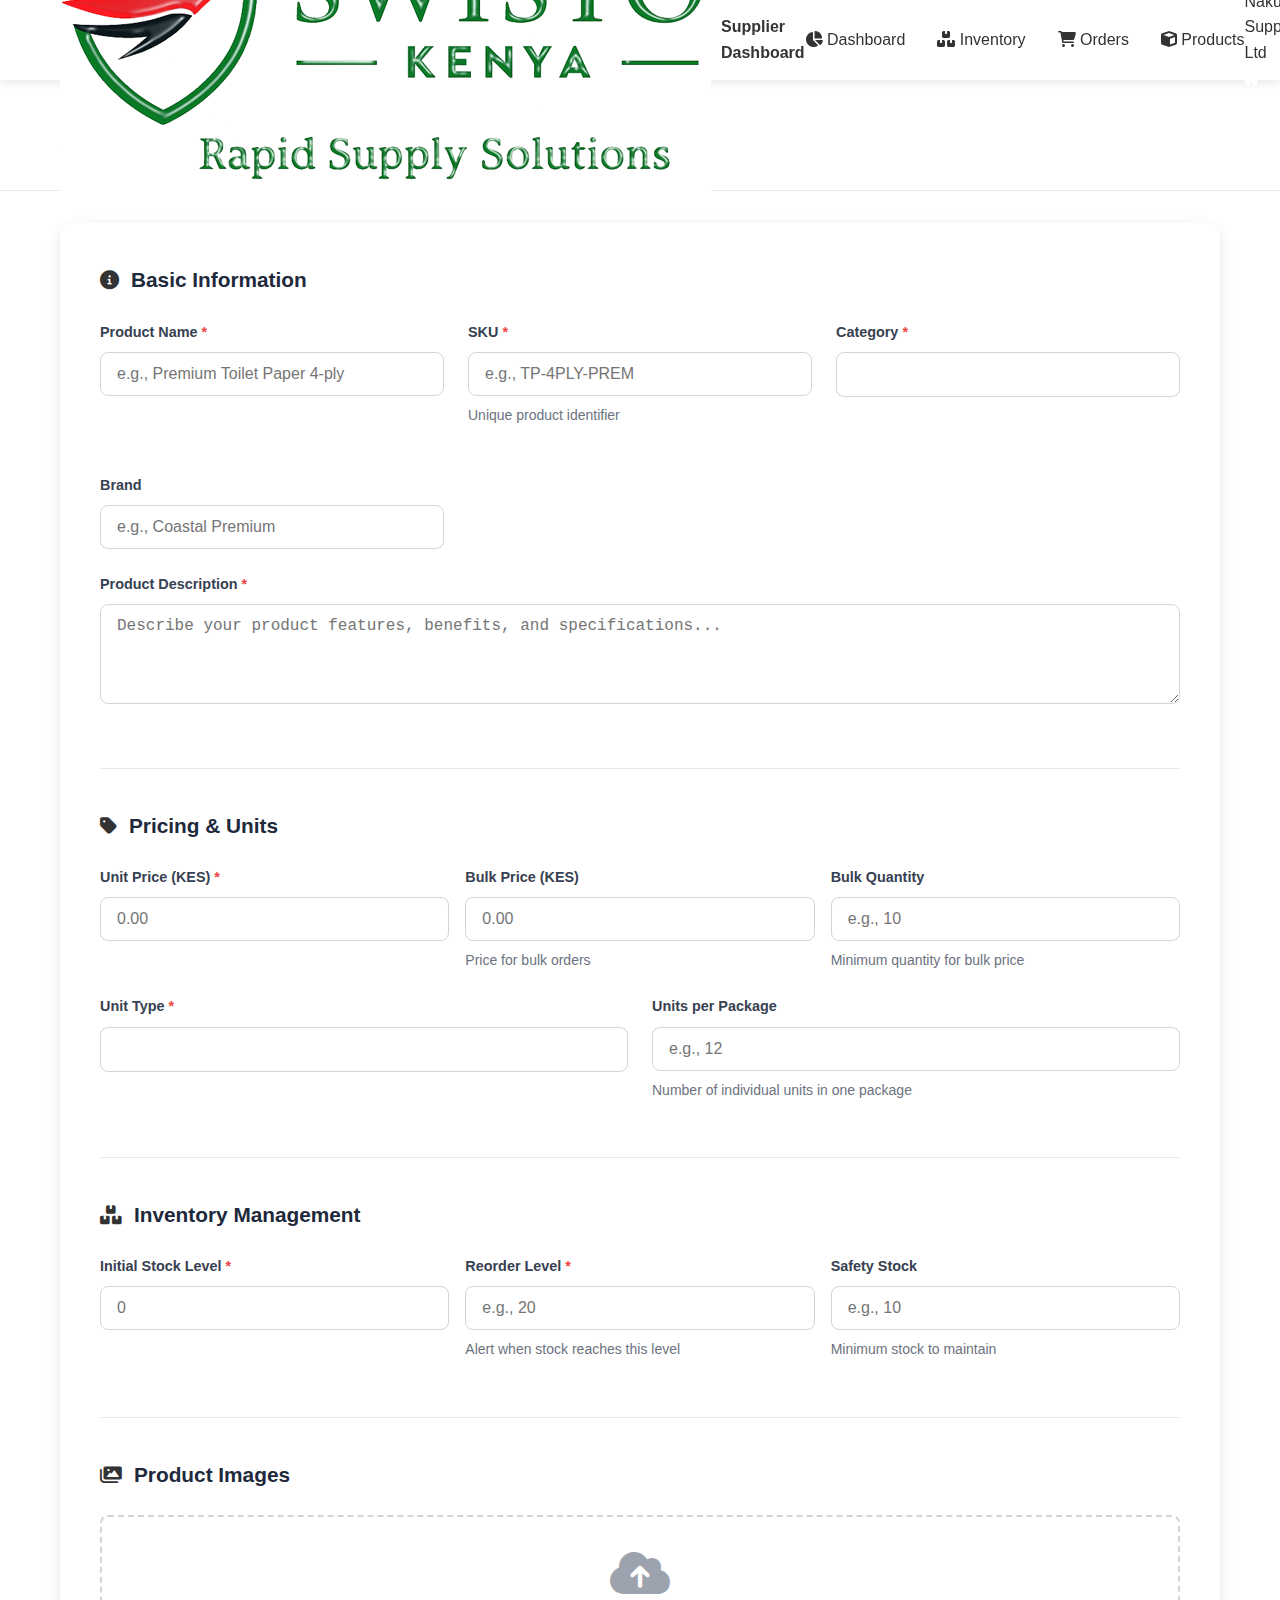
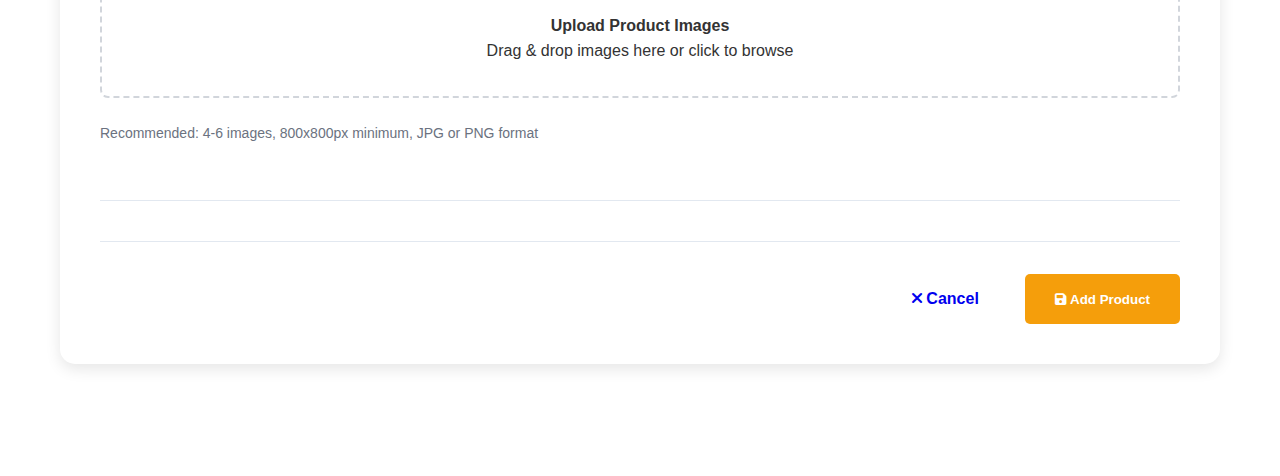
<file: add-product.html>
<!DOCTYPE html>
<html lang="en">
<head>
    <meta charset="UTF-8">
    <meta name="viewport" content="width=device-width, initial-scale=1.0">
    <title>Add New Product - SWISTO Supplier Dashboard</title>
    <link rel="stylesheet" href="style.css">
    <link href="https://cdnjs.cloudflare.com/ajax/libs/font-awesome/6.0.0/css/all.min.css" rel="stylesheet">
    <style>
        /* Add all the CSS styles from the previous response here */
        .product-form-container {
            background: white;
            border-radius: 15px;
            box-shadow: 0 5px 15px rgba(0,0,0,0.1);
            padding: 2.5rem;
            margin: 2rem 0;
        }

        .form-section {
            margin-bottom: 2.5rem;
            padding-bottom: 2rem;
            border-bottom: 1px solid #E2E8F0;
        }

        .form-section:last-of-type {
            border-bottom: none;
        }

        .form-section-header {
            display: flex;
            align-items: center;
            gap: 0.75rem;
            margin-bottom: 1.5rem;
        }

        .form-section-header i {
            color: var(--primary);
            font-size: 1.2rem;
        }

        .form-section-header h3 {
            color: #1E293B;
            margin: 0;
            font-size: 1.3rem;
        }

        .form-grid {
            display: grid;
            grid-template-columns: repeat(auto-fit, minmax(300px, 1fr));
            gap: 1.5rem;
        }

        .form-group {
            margin-bottom: 1.5rem;
        }

        .form-group label {
            display: block;
            margin-bottom: 0.5rem;
            color: #374151;
            font-weight: 600;
            font-size: 0.9rem;
        }

        .form-group .required::after {
            content: " *";
            color: #EF4444;
        }

        .form-group input,
        .form-group select,
        .form-group textarea {
            width: 100%;
            padding: 12px 16px;
            border: 1px solid #D1D5DB;
            border-radius: 8px;
            font-size: 1rem;
            transition: all 0.3s ease;
            background: white;
        }

        .form-group input:focus,
        .form-group select:focus,
        .form-group textarea:focus {
            outline: none;
            border-color: var(--primary);
            box-shadow: 0 0 0 3px rgba(222, 41, 16, 0.1);
        }

        .form-group textarea {
            resize: vertical;
            min-height: 100px;
        }

        .form-help {
            display: block;
            margin-top: 0.5rem;
            color: #6B7280;
            font-size: 0.875rem;
        }

        .image-upload-area {
            border: 2px dashed #D1D5DB;
            border-radius: 8px;
            padding: 2rem;
            text-align: center;
            transition: all 0.3s ease;
            cursor: pointer;
        }

        .image-upload-area:hover {
            border-color: var(--primary);
            background: #FEF2F2;
        }

        .image-upload-area i {
            font-size: 3rem;
            color: #9CA3AF;
            margin-bottom: 1rem;
        }

        .image-preview {
            display: grid;
            grid-template-columns: repeat(auto-fill, minmax(150px, 1fr));
            gap: 1rem;
            margin-top: 1rem;
        }

        .image-preview-item {
            position: relative;
            border-radius: 8px;
            overflow: hidden;
            aspect-ratio: 1;
        }

        .image-preview-item img {
            width: 100%;
            height: 100%;
            object-fit: cover;
        }

        .image-preview-item .remove-image {
            position: absolute;
            top: 5px;
            right: 5px;
            background: rgba(239, 68, 68, 0.9);
            color: white;
            border: none;
            border-radius: 50%;
            width: 24px;
            height: 24px;
            cursor: pointer;
            display: flex;
            align-items: center;
            justify-content: center;
        }

        .pricing-grid {
            display: grid;
            grid-template-columns: repeat(auto-fit, minmax(200px, 1fr));
            gap: 1rem;
        }

        .inventory-grid {
            display: grid;
            grid-template-columns: repeat(auto-fit, minmax(200px, 1fr));
            gap: 1rem;
        }

        .form-actions {
            display: flex;
            gap: 1rem;
            justify-content: flex-end;
            padding-top: 2rem;
            border-top: 1px solid #E2E8F0;
        }

        .category-tags {
            display: flex;
            flex-wrap: wrap;
            gap: 0.5rem;
            margin-top: 0.5rem;
        }

        .category-tag {
            background: #F3F4F6;
            border: 1px solid #D1D5DB;
            padding: 0.5rem 1rem;
            border-radius: 20px;
            font-size: 0.875rem;
            cursor: pointer;
            transition: all 0.3s ease;
        }

        .category-tag:hover {
            background: #E5E7EB;
        }

        .category-tag.selected {
            background: var(--primary);
            color: white;
            border-color: var(--primary);
        }

        .unit-input {
            display: flex;
            gap: 0.5rem;
        }

        .unit-input input {
            flex: 1;
        }

        .unit-input select {
            width: 120px;
        }

        .variants-section {
            background: #F8FAFC;
            padding: 1.5rem;
            border-radius: 8px;
            margin-top: 1rem;
        }

        .variant-item {
            display: flex;
            gap: 1rem;
            align-items: end;
            margin-bottom: 1rem;
            padding: 1rem;
            background: white;
            border-radius: 8px;
            border: 1px solid #E2E8F0;
        }

        .variant-actions {
            display: flex;
            gap: 0.5rem;
        }

        .btn-remove {
            background: #EF4444;
            color: white;
            border: none;
            border-radius: 6px;
            padding: 8px 12px;
            cursor: pointer;
            display: flex;
            align-items: center;
            gap: 0.5rem;
        }

        .btn-remove:hover {
            background: #DC2626;
        }

        .notification {
            position: fixed;
            top: 100px;
            right: 20px;
            padding: 1rem 1.5rem;
            border-radius: 8px;
            color: white;
            font-weight: 500;
            z-index: 10000;
            animation: slideIn 0.3s ease;
            display: none;
        }

        .notification.success {
            background: var(--secondary);
            display: block;
        }

        .notification.error {
            background: var(--danger);
            display: block;
        }

        @keyframes slideIn {
            from {
                transform: translateX(100%);
                opacity: 0;
            }
            to {
                transform: translateX(0);
                opacity: 1;
            }
        }

        .btn-loading {
            position: relative;
            color: transparent !important;
        }

        .btn-loading::after {
            content: '';
            position: absolute;
            width: 20px;
            height: 20px;
            top: 50%;
            left: 50%;
            margin-left: -10px;
            margin-top: -10px;
            border: 2px solid #ffffff;
            border-radius: 50%;
            border-top-color: transparent;
            animation: spin 1s ease-in-out infinite;
        }

        @keyframes spin {
            to { transform: rotate(360deg); }
        }

        .page-header {
            background: white;
            padding: 2rem 0;
            margin-bottom: 2rem;
            border-bottom: 1px solid #E2E8F0;
        }

        .breadcrumb {
            display: flex;
            align-items: center;
            gap: 0.5rem;
            color: #64748B;
            margin-bottom: 1rem;
        }

        .breadcrumb a {
            color: var(--primary);
            text-decoration: none;
        }

        .breadcrumb a:hover {
            text-decoration: underline;
        }
    </style>
</head>
<body>
    <!-- Navigation -->
    <nav class="navbar">
        <div class="nav-container">
            <div class="nav-logo">
                <a href="index.html">
                    <img src="swisto-logo.png" alt="SWISTO Kenya">
                </a>
                <span style="margin-left: 10px; font-weight: 600; color: #333;">Supplier Dashboard</span>
            </div>
            <div class="nav-menu">
                <a href="supplier-dashboard.html" class="nav-link"><i class="fas fa-chart-pie"></i> Dashboard</a>
                <a href="#inventory" class="nav-link"><i class="fas fa-boxes"></i> Inventory</a>
                <a href="#orders" class="nav-link"><i class="fas fa-shopping-cart"></i> Orders</a>
                <a href="#products" class="nav-link active"><i class="fas fa-cube"></i> Products</a>
            </div>
            <div class="nav-user">
                <span class="user-name">Nakuru Supplies Ltd</span>
                <div class="user-avatar" style="background: var(--secondary); color: white;">
                    <i class="fas fa-building"></i>
                </div>
            </div>
        </div>
    </nav>

    <!-- Page Header -->
    <section class="page-header">
        <div class="container">
            <div class="breadcrumb">
                <a href="supplier-dashboard.html"><i class="fas fa-home"></i> Dashboard</a>
                <i class="fas fa-chevron-right"></i>
                <a href="#products">Products</a>
                <i class="fas fa-chevron-right"></i>
                <span>Add New Product</span>
            </div>
            <h1 style="color: #1E293B; margin-bottom: 0.5rem;">Add New Product</h1>
            <p style="color: #64748B;">Add a new product to your inventory</p>
        </div>
    </section>

    <!-- Main Content -->
    <section class="dashboard-content" style="padding: 0 0 80px;">
        <div class="container">
            <!-- Notification Container -->
            <div id="notification" class="notification"></div>

            <form class="product-form-container" id="productForm">
                <!-- Basic Information Section -->
                <div class="form-section">
                    <div class="form-section-header">
                        <i class="fas fa-info-circle"></i>
                        <h3>Basic Information</h3>
                    </div>
                    <div class="form-grid">
                        <div class="form-group">
                            <label for="productName" class="required">Product Name</label>
                            <input type="text" id="productName" name="productName" required placeholder="e.g., Premium Toilet Paper 4-ply">
                        </div>
                        <div class="form-group">
                            <label for="productSku" class="required">SKU</label>
                            <input type="text" id="productSku" name="productSku" required placeholder="e.g., TP-4PLY-PREM">
                            <span class="form-help">Unique product identifier</span>
                        </div>
                        <div class="form-group">
                            <label for="productCategory" class="required">Category</label>
                            <select id="productCategory" name="productCategory" required>
                                <option value="">Select Category</option>
                                <option value="toilet-paper">Toilet Paper & Tissue</option>
                                <option value="bath-amenities">Bath Amenities</option>
                                <option value="cleaning-supplies">Cleaning Supplies</option>
                                <option value="linens">Linens & Bedding</option>
                                <option value="food-beverage">Food & Beverage</option>
                                <option value="other">Other</option>
                            </select>
                        </div>
                        <div class="form-group">
                            <label for="productBrand">Brand</label>
                            <input type="text" id="productBrand" name="productBrand" placeholder="e.g., Coastal Premium">
                        </div>
                    </div>
                    <div class="form-group">
                        <label for="productDescription" class="required">Product Description</label>
                        <textarea id="productDescription" name="productDescription" required placeholder="Describe your product features, benefits, and specifications..."></textarea>
                    </div>
                </div>

                <!-- Pricing Section -->
                <div class="form-section">
                    <div class="form-section-header">
                        <i class="fas fa-tag"></i>
                        <h3>Pricing & Units</h3>
                    </div>
                    <div class="pricing-grid">
                        <div class="form-group">
                            <label for="unitPrice" class="required">Unit Price (KES)</label>
                            <input type="number" id="unitPrice" name="unitPrice" required step="0.01" min="0" placeholder="0.00">
                        </div>
                        <div class="form-group">
                            <label for="bulkPrice">Bulk Price (KES)</label>
                            <input type="number" id="bulkPrice" name="bulkPrice" step="0.01" min="0" placeholder="0.00">
                            <span class="form-help">Price for bulk orders</span>
                        </div>
                        <div class="form-group">
                            <label for="bulkQuantity">Bulk Quantity</label>
                            <input type="number" id="bulkQuantity" name="bulkQuantity" min="1" placeholder="e.g., 10">
                            <span class="form-help">Minimum quantity for bulk price</span>
                        </div>
                    </div>
                    <div class="form-grid">
                        <div class="form-group">
                            <label for="productUnit" class="required">Unit Type</label>
                            <select id="productUnit" name="productUnit" required>
                                <option value="">Select Unit</option>
                                <option value="carton">Carton</option>
                                <option value="pack">Pack</option>
                                <option value="piece">Piece</option>
                                <option value="bottle">Bottle</option>
                                <option value="kg">Kilogram</option>
                                <option value="liter">Liter</option>
                                <option value="roll">Roll</option>
                            </select>
                        </div>
                        <div class="form-group">
                            <label for="unitsPerPackage">Units per Package</label>
                            <input type="number" id="unitsPerPackage" name="unitsPerPackage" min="1" placeholder="e.g., 12">
                            <span class="form-help">Number of individual units in one package</span>
                        </div>
                    </div>
                </div>

                <!-- Inventory Section -->
                <div class="form-section">
                    <div class="form-section-header">
                        <i class="fas fa-boxes"></i>
                        <h3>Inventory Management</h3>
                    </div>
                    <div class="inventory-grid">
                        <div class="form-group">
                            <label for="initialStock" class="required">Initial Stock Level</label>
                            <input type="number" id="initialStock" name="initialStock" required min="0" placeholder="0">
                        </div>
                        <div class="form-group">
                            <label for="reorderLevel" class="required">Reorder Level</label>
                            <input type="number" id="reorderLevel" name="reorderLevel" required min="0" placeholder="e.g., 20">
                            <span class="form-help">Alert when stock reaches this level</span>
                        </div>
                        <div class="form-group">
                            <label for="safetyStock">Safety Stock</label>
                            <input type="number" id="safetyStock" name="safetyStock" min="0" placeholder="e.g., 10">
                            <span class="form-help">Minimum stock to maintain</span>
                        </div>
                    </div>
                </div>

                <!-- Product Images Section -->
                <div class="form-section">
                    <div class="form-section-header">
                        <i class="fas fa-images"></i>
                        <h3>Product Images</h3>
                    </div>
                    <div class="form-group">
                        <div class="image-upload-area" id="imageUploadArea">
                            <i class="fas fa-cloud-upload-alt"></i>
                            <h4>Upload Product Images</h4>
                            <p>Drag & drop images here or click to browse</p>
                            <input type="file" id="imageUpload" multiple accept="image/*" style="display: none;">
                        </div>
                        <div class="image-preview" id="imagePreview"></div>
                        <span class="form-help">Recommended: 4-6 images, 800x800px minimum, JPG or PNG format</span>
                    </div>
                </div>

                <!-- Form Actions -->
                <div class="form-actions">
                    <a href="supplier-dashboard.html" class="btn btn-outline">
                        <i class="fas fa-times"></i> Cancel
                    </a>
                    <button type="submit" class="btn btn-primary" id="submitBtn">
                        <i class="fas fa-save"></i> Add Product
                    </button>
                </div>
            </form>
        </div>
    </section>

    <script>
        // Image Upload Functionality
        const imageUpload = document.getElementById('imageUpload');
        const imageUploadArea = document.getElementById('imageUploadArea');
        const imagePreview = document.getElementById('imagePreview');
        const productForm = document.getElementById('productForm');
        const submitBtn = document.getElementById('submitBtn');

        let uploadedImages = [];

        imageUploadArea.addEventListener('click', () => {
            imageUpload.click();
        });

        imageUploadArea.addEventListener('dragover', (e) => {
            e.preventDefault();
            imageUploadArea.style.borderColor = 'var(--primary)';
            imageUploadArea.style.background = '#FEF2F2';
        });

        imageUploadArea.addEventListener('dragleave', () => {
            imageUploadArea.style.borderColor = '#D1D5DB';
            imageUploadArea.style.background = 'white';
        });

        imageUploadArea.addEventListener('drop', (e) => {
            e.preventDefault();
            imageUploadArea.style.borderColor = '#D1D5DB';
            imageUploadArea.style.background = 'white';
            
            const files = e.dataTransfer.files;
            handleImageFiles(files);
        });

        imageUpload.addEventListener('change', (e) => {
            handleImageFiles(e.target.files);
        });

        function handleImageFiles(files) {
            for (let file of files) {
                if (file.type.startsWith('image/')) {
                    const reader = new FileReader();
                    reader.onload = (e) => {
                        uploadedImages.push({
                            file: file,
                            dataUrl: e.target.result
                        });
                        updateImagePreview();
                    };
                    reader.readAsDataURL(file);
                }
            }
        }

        function updateImagePreview() {
            imagePreview.innerHTML = '';
            uploadedImages.forEach((image, index) => {
                const previewItem = document.createElement('div');
                previewItem.className = 'image-preview-item';
                previewItem.innerHTML = `
                    <img src="${image.dataUrl}" alt="Preview">
                    <button type="button" class="remove-image" onclick="removeImage(${index})">
                        <i class="fas fa-times"></i>
                    </button>
                `;
                imagePreview.appendChild(previewItem);
            });
        }

        function removeImage(index) {
            uploadedImages.splice(index, 1);
            updateImagePreview();
        }

        // Form Submission
        productForm.addEventListener('submit', function(e) {
            e.preventDefault();
            
            // Show loading state
            const originalText = submitBtn.innerHTML;
            submitBtn.innerHTML = 'Adding Product...';
            submitBtn.classList.add('btn-loading');
            submitBtn.disabled = true;

            // Simulate API call
            setTimeout(() => {
                // Get form data
                const formData = new FormData(productForm);
                const productData = {
                    name: formData.get('productName'),
                    sku: formData.get('productSku'),
                    category: formData.get('productCategory'),
                    brand: formData.get('productBrand'),
                    description: formData.get('productDescription'),
                    unitPrice: parseFloat(formData.get('unitPrice')),
                    bulkPrice: formData.get('bulkPrice') ? parseFloat(formData.get('bulkPrice')) : null,
                    bulkQuantity: formData.get('bulkQuantity') ? parseInt(formData.get('bulkQuantity')) : null,
                    unit: formData.get('productUnit'),
                    unitsPerPackage: formData.get('unitsPerPackage') ? parseInt(formData.get('unitsPerPackage')) : 1,
                    initialStock: parseInt(formData.get('initialStock')),
                    reorderLevel: parseInt(formData.get('reorderLevel')),
                    safetyStock: formData.get('safetyStock') ? parseInt(formData.get('safetyStock')) : 0,
                    images: uploadedImages
                };

                console.log('Product Data:', productData);
                
                // Show success message
                showNotification('Product added successfully!', 'success');
                
                // Redirect back to dashboard after delay
                setTimeout(() => {
                    window.location.href = 'supplier-dashboard.html';
                }, 2000);
                
            }, 2000);
        });

        function showNotification(message, type) {
            const notification = document.getElementById('notification');
            notification.textContent = message;
            notification.className = 'notification ' + type;
            
            setTimeout(() => {
                notification.style.display = 'none';
            }, 3000);
        }

        // Auto-generate SKU based on product name
        document.getElementById('productName').addEventListener('blur', function() {
            const skuField = document.getElementById('productSku');
            if (!skuField.value) {
                const name = this.value;
                const sku = name.toUpperCase()
                    .replace(/[^A-Z0-9]/g, '-')
                    .replace(/-+/g, '-')
                    .replace(/^-|-$/g, '');
                skuField.value = sku.substring(0, 20);
            }
        });
    </script>
</body>
</html>
</file>
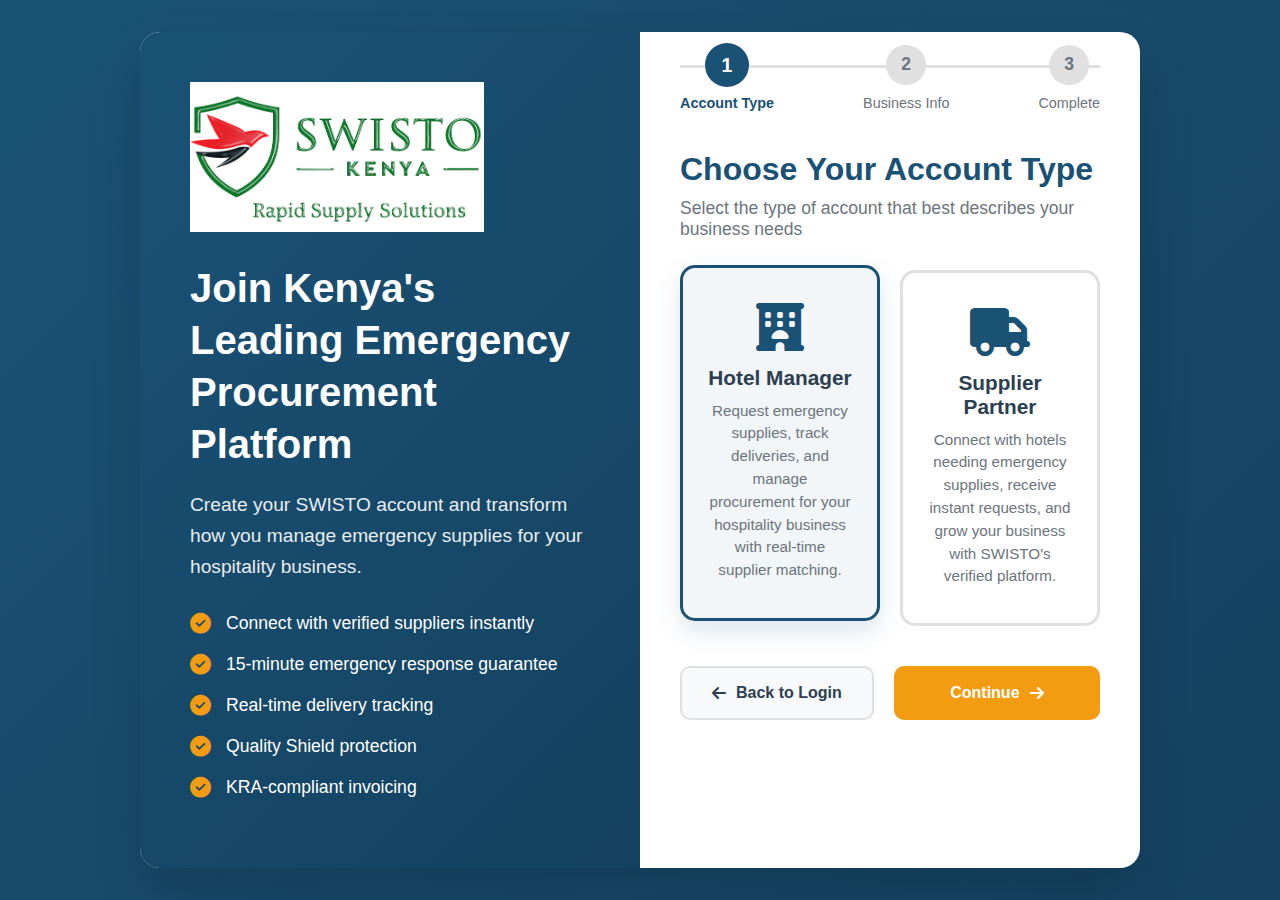
<file: create-account.html>
<!DOCTYPE html>
<html lang="en">
<head>
    <meta charset="UTF-8">
    <meta name="viewport" content="width=device-width, initial-scale=1.0">
    <title>Create Account - SWISTO</title>
    <link rel="stylesheet" href="https://cdnjs.cloudflare.com/ajax/libs/font-awesome/6.4.0/css/all.min.css">
    <style>
        :root {
            --primary: #1a5276;
            --primary-dark: #144260;
            --secondary: #f39c12;
            --secondary-dark: #e67e22;
            --accent: #e74c3c;
            --light: #f8f9fa;
            --dark: #2c3e50;
            --success: #27ae60;
            --gray: #6c757d;
            --transition: all 0.3s ease;
        }
        
        * {
            margin: 0;
            padding: 0;
            box-sizing: border-box;
            font-family: 'Segoe UI', Tahoma, Geneva, Verdana, sans-serif;
        }
        
        body {
            background: linear-gradient(135deg, var(--primary) 0%, var(--primary-dark) 100%);
            min-height: 100vh;
            display: flex;
            align-items: center;
            justify-content: center;
            padding: 20px;
        }
        
        .register-wrapper {
            display: grid;
            grid-template-columns: 1fr 1fr;
            max-width: 1000px;
            width: 100%;
            background: white;
            border-radius: 20px;
            box-shadow: 0 25px 50px rgba(0,0,0,0.15);
            overflow: hidden;
            min-height: 700px;
        }
        
        .register-hero {
            background: linear-gradient(135deg, var(--primary) 0%, var(--primary-dark) 100%);
            color: white;
            padding: 50px;
            display: flex;
            flex-direction: column;
            justify-content: center;
            position: relative;
            overflow: hidden;
        }
        
        .register-hero::before {
            content: '';
            position: absolute;
            top: 0;
            left: 0;
            right: 0;
            bottom: 0;
            background: url('https://images.unsplash.com/photo-1566073771259-6a8506099945?ixlib=rb-1.2.1&auto=format&fit=crop&w=1350&q=80') center/cover;
            opacity: 0.1;
        }
        
        .hero-content {
            position: relative;
            z-index: 2;
        }
        
        .logo {
            display: flex;
            align-items: center;
            margin-bottom: 30px;
        }
        
        .logo-img {
            height: 150px;
        }
        
        .register-hero h1 {
            font-size: 2.5rem;
            margin-bottom: 20px;
            line-height: 1.3;
        }
        
        .register-hero p {
            font-size: 1.2rem;
            opacity: 0.9;
            margin-bottom: 30px;
            line-height: 1.6;
        }
        
        .hero-features {
            list-style: none;
            margin-top: 30px;
        }
        
        .hero-features li {
            margin-bottom: 20px;
            display: flex;
            align-items: center;
            font-size: 1.1rem;
        }
        
        .hero-features i {
            color: var(--secondary);
            margin-right: 15px;
            font-size: 1.3rem;
        }
        
        .register-container {
            padding: 50px 40px;
            display: flex;
            flex-direction: column;
            justify-content: center;
            overflow-y: auto;
            max-height: 700px;
        }
        
        .progress-steps {
            display: flex;
            justify-content: space-between;
            margin-bottom: 40px;
            position: relative;
        }
        
        .progress-steps:before {
            content: '';
            position: absolute;
            top: 20px;
            left: 0;
            right: 0;
            height: 3px;
            background: #e0e0e0;
            z-index: 1;
        }
        
        .step {
            display: flex;
            flex-direction: column;
            align-items: center;
            position: relative;
            z-index: 2;
        }
        
        .step-number {
            width: 40px;
            height: 40px;
            border-radius: 50%;
            background: #e0e0e0;
            display: flex;
            align-items: center;
            justify-content: center;
            font-weight: 600;
            color: var(--gray);
            margin-bottom: 10px;
            transition: var(--transition);
            font-size: 1.1rem;
        }
        
        .step.active .step-number {
            background: var(--primary);
            color: white;
            transform: scale(1.1);
        }
        
        .step.completed .step-number {
            background: var(--success);
            color: white;
        }
        
        .step-label {
            font-size: 0.9rem;
            color: var(--gray);
            font-weight: 500;
        }
        
        .step.active .step-label {
            color: var(--primary);
            font-weight: 600;
        }
        
        .form-step {
            display: none;
        }
        
        .form-step.active {
            display: block;
            animation: fadeIn 0.5s ease;
        }
        
        @keyframes fadeIn {
            from { opacity: 0; transform: translateY(20px); }
            to { opacity: 1; transform: translateY(0); }
        }
        
        .step-header {
            margin-bottom: 30px;
        }
        
        .step-header h2 {
            font-size: 2rem;
            color: var(--primary);
            margin-bottom: 10px;
        }
        
        .step-header p {
            color: var(--gray);
            font-size: 1.1rem;
        }
        
        .form-group {
            margin-bottom: 25px;
        }
        
        .form-row {
            display: grid;
            grid-template-columns: 1fr 1fr;
            gap: 20px;
        }
        
        .form-group label {
            display: block;
            margin-bottom: 10px;
            font-weight: 600;
            color: var(--dark);
            font-size: 1rem;
        }
        
        .form-group input, .form-group select {
            width: 100%;
            padding: 16px 18px;
            border: 2px solid #e0e0e0;
            border-radius: 10px;
            font-size: 1rem;
            transition: var(--transition);
        }
        
        .form-group input:focus, .form-group select:focus {
            border-color: var(--primary);
            outline: none;
            box-shadow: 0 0 0 3px rgba(26, 82, 118, 0.1);
        }
        
        .form-actions {
            display: flex;
            justify-content: space-between;
            margin-top: 40px;
            gap: 20px;
        }
        
        .btn {
            padding: 16px 30px;
            border: none;
            border-radius: 10px;
            font-weight: 600;
            cursor: pointer;
            transition: var(--transition);
            display: inline-flex;
            align-items: center;
            gap: 10px;
            font-size: 1rem;
        }
        
        .btn-primary {
            background: var(--secondary);
            color: white;
            flex: 1;
            justify-content: center;
        }
        
        .btn-primary:hover {
            background: var(--secondary-dark);
            transform: translateY(-2px);
            box-shadow: 0 8px 20px rgba(243, 156, 18, 0.3);
        }
        
        .btn-secondary {
            background: var(--light);
            color: var(--dark);
            border: 2px solid #e0e0e0;
        }
        
        .btn-secondary:hover {
            background: #e9ecef;
            border-color: var(--primary);
        }

        /* Account Type Selection Styles */
        .user-type-selector {
            display: grid;
            grid-template-columns: 1fr 1fr;
            gap: 20px;
            margin-bottom: 40px;
        }
        
        .user-type-btn {
            padding: 35px 25px;
            border: 3px solid #e0e0e0;
            border-radius: 15px;
            background: white;
            cursor: pointer;
            transition: var(--transition);
            text-align: center;
        }
        
        .user-type-btn.active {
            border-color: var(--primary);
            background: rgba(26, 82, 118, 0.05);
            transform: translateY(-5px);
            box-shadow: 0 10px 25px rgba(26, 82, 118, 0.15);
        }
        
        .user-type-btn:hover {
            border-color: var(--primary);
            background: rgba(26, 82, 118, 0.02);
            transform: translateY(-2px);
        }
        
        .user-type-btn i {
            font-size: 3rem;
            color: var(--primary);
            margin-bottom: 15px;
        }
        
        .user-type-btn h3 {
            font-size: 1.3rem;
            color: var(--dark);
            margin-bottom: 10px;
        }
        
        .user-type-btn p {
            font-size: 0.95rem;
            color: var(--gray);
            line-height: 1.5;
        }
        
        .terms {
            margin-top: 30px;
            padding: 20px;
            background: var(--light);
            border-radius: 10px;
            font-size: 0.9rem;
            color: var(--gray);
        }
        
        .terms label {
            display: flex;
            align-items: flex-start;
            gap: 12px;
            cursor: pointer;
            margin: 0;
        }
        
        .terms input[type="checkbox"] {
            margin-top: 3px;
            transform: scale(1.2);
        }
        
        .terms a {
            color: var(--primary);
            text-decoration: none;
            font-weight: 600;
        }
        
        .terms a:hover {
            text-decoration: underline;
        }
        
        .login-link {
            text-align: center;
            margin-top: 30px;
            padding-top: 25px;
            border-top: 1px solid #e0e0e0;
        }
        
        .login-link a {
            color: var(--primary);
            text-decoration: none;
            font-weight: 600;
            transition: var(--transition);
            font-size: 1rem;
        }
        
        .login-link a:hover {
            color: var(--primary-dark);
            text-decoration: underline;
        }
        
        .success-message {
            text-align: center;
            padding: 50px 30px;
        }
        
        .success-icon {
            font-size: 5rem;
            color: var(--success);
            margin-bottom: 30px;
        }
        
        .success-message h2 {
            color: var(--primary);
            margin-bottom: 20px;
            font-size: 2.2rem;
        }
        
        .success-message p {
            color: var(--gray);
            margin-bottom: 25px;
            font-size: 1.1rem;
            line-height: 1.6;
        }
        
        /* Responsive Design */
        @media (max-width: 768px) {
            .register-wrapper {
                grid-template-columns: 1fr;
                max-width: 500px;
            }
            
            .register-hero {
                display: none;
            }
            
            .register-container {
                padding: 40px 30px;
            }
        }
        
        @media (max-width: 480px) {
            .register-container {
                padding: 30px 20px;
            }
            
            .user-type-selector {
                grid-template-columns: 1fr;
            }
            
            .form-row {
                grid-template-columns: 1fr;
            }
            
            .form-actions {
                flex-direction: column;
            }
        }
    </style>
</head>
<body>
    <div class="register-wrapper">
        <!-- Left Side - Hero Section -->
        <div class="register-hero">
            <div class="hero-content">
                <div class="logo">
                    <img src="swisto-logo.png" alt="SWISTO Logo" class="logo-img">
                </div>
                <h1>Join Kenya's Leading Emergency Procurement Platform</h1>
                <p>Create your SWISTO account and transform how you manage emergency supplies for your hospitality business.</p>
                
                <ul class="hero-features">
                    <li><i class="fas fa-check-circle"></i> Connect with verified suppliers instantly</li>
                    <li><i class="fas fa-check-circle"></i> 15-minute emergency response guarantee</li>
                    <li><i class="fas fa-check-circle"></i> Real-time delivery tracking</li>
                    <li><i class="fas fa-check-circle"></i> Quality Shield protection</li>
                    <li><i class="fas fa-check-circle"></i> KRA-compliant invoicing</li>
                </ul>
            </div>
        </div>
        
        <!-- Right Side - Registration Form -->
        <div class="register-container">
            <!-- Progress Steps -->
            <div class="progress-steps">
                <div class="step active" id="step1-indicator">
                    <div class="step-number">1</div>
                    <div class="step-label">Account Type</div>
                </div>
                <div class="step" id="step2-indicator">
                    <div class="step-number">2</div>
                    <div class="step-label">Business Info</div>
                </div>
                <div class="step" id="step3-indicator">
                    <div class="step-number">3</div>
                    <div class="step-label">Complete</div>
                </div>
            </div>
            
            <!-- Step 1: Account Type -->
            <div class="form-step active" id="step1">
                <div class="step-header">
                    <h2>Choose Your Account Type</h2>
                    <p>Select the type of account that best describes your business needs</p>
                </div>
                
                <div class="user-type-selector">
                    <div class="user-type-btn active" data-type="hotel">
                        <i class="fas fa-hotel"></i>
                        <h3>Hotel Manager</h3>
                        <p>Request emergency supplies, track deliveries, and manage procurement for your hospitality business with real-time supplier matching.</p>
                    </div>
                    <div class="user-type-btn" data-type="supplier">
                        <i class="fas fa-truck"></i>
                        <h3>Supplier Partner</h3>
                        <p>Connect with hotels needing emergency supplies, receive instant requests, and grow your business with SWISTO's verified platform.</p>
                    </div>
                </div>
                
                <div class="form-actions">
                    <button type="button" class="btn btn-secondary" onclick="location.href='login.html'">
                        <i class="fas fa-arrow-left"></i> Back to Login
                    </button>
                    <button type="button" class="btn btn-primary" onclick="nextStep(2)">
                        Continue <i class="fas fa-arrow-right"></i>
                    </button>
                </div>
            </div>
            
            <!-- Step 2: Business Information -->
            <div class="form-step" id="step2">
                <div class="step-header">
                    <h2 id="step2-title">Hotel Business Information</h2>
                    <p>Tell us about your business to get started</p>
                </div>
                
                <form id="registrationForm">
                    <div class="form-row">
                        <div class="form-group">
                            <label for="firstName">First Name *</label>
                            <input type="text" id="firstName" required placeholder="Enter your first name">
                        </div>
                        <div class="form-group">
                            <label for="lastName">Last Name *</label>
                            <input type="text" id="lastName" required placeholder="Enter your last name">
                        </div>
                    </div>
                    
                    <div class="form-group">
                        <label for="email">Email Address *</label>
                        <input type="email" id="email" required placeholder="your.email@example.com">
                    </div>
                    
                    <div class="form-group">
                        <label for="phone">Phone Number *</label>
                        <input type="tel" id="phone" required placeholder="+254 XXX XXX XXX">
                    </div>
                    
                    <div class="form-group">
                        <label for="businessName" id="businessNameLabel">Hotel Name *</label>
                        <input type="text" id="businessName" required placeholder="Enter your business name">
                    </div>
                    
                    <div class="form-row">
                        <div class="form-group">
                            <label for="businessType">Business Type *</label>
                            <select id="businessType" required>
                                <option value="">Select business type</option>
                                <!-- Options populated by JavaScript -->
                            </select>
                        </div>
                        <div class="form-group">
                            <label for="location">Location *</label>
                            <select id="location" required>
                                <option value="">Select your location</option>
                                <option value="nairobi">Nairobi</option>
                                <option value="mombasa">Mombasa</option>
                                <option value="diani">Diani</option>
                                <option value="kisumu">Kisumu</option>
                                <option value="nakuru">Nakuru</option>
                                <option value="other">Other</option>
                            </select>
                        </div>
                    </div>
                    
                    <div class="form-row">
                        <div class="form-group">
                            <label for="password">Create Password *</label>
                            <input type="password" id="password" required placeholder="Minimum 8 characters">
                        </div>
                        <div class="form-group">
                            <label for="confirmPassword">Confirm Password *</label>
                            <input type="password" id="confirmPassword" required placeholder="Confirm your password">
                        </div>
                    </div>
                    
                    <div class="terms">
                        <label>
                            <input type="checkbox" id="termsAgreement" required>
                            <span>I agree to the <a href="#">Terms of Service</a> and <a href="#">Privacy Policy</a>. I understand that SWISTO will verify my business information before account activation.</span>
                        </label>
                    </div>
                    
                    <div class="form-actions">
                        <button type="button" class="btn btn-secondary" onclick="prevStep(1)">
                            <i class="fas fa-arrow-left"></i> Back
                        </button>
                        <button type="submit" class="btn btn-primary">
                            Create Account <i class="fas fa-check"></i>
                        </button>
                    </div>
                </form>
            </div>
            
            <!-- Step 3: Success -->
            <div class="form-step" id="step3">
                <div class="success-message">
                    <div class="success-icon">
                        <i class="fas fa-check-circle"></i>
                    </div>
                    <h2>Welcome to SWISTO!</h2>
                    <p>Your account has been created successfully and is pending verification. Our team will review your business information and contact you within 24 hours.</p>
                    <p>Check your email for confirmation and next steps to complete your account setup.</p>
                    
                    <div class="form-actions" style="justify-content: center; margin-top: 40px;">
                        <button class="btn btn-primary" onclick="location.href='login.html'" style="padding: 16px 40px;">
                            <i class="fas fa-sign-in-alt"></i> Go to Login
                        </button>
                    </div>
                </div>
            </div>
        </div>
    </div>

    <script>
        let currentStep = 1;
        let accountType = 'hotel';
        
        // Initialize the page
        document.addEventListener('DOMContentLoaded', function() {
            initializeAccountTypeSelection();
            updateBusinessForm();
        });

        // Account type selection functionality
        function initializeAccountTypeSelection() {
            const userTypeBtns = document.querySelectorAll('.user-type-btn');
            
            userTypeBtns.forEach(btn => {
                btn.addEventListener('click', function() {
                    // Remove active class from all buttons
                    userTypeBtns.forEach(b => b.classList.remove('active'));
                    
                    // Add active class to clicked button
                    this.classList.add('active');
                    
                    // Update account type
                    accountType = this.getAttribute('data-type');
                    
                    // Update the form based on account type
                    updateBusinessForm();
                });
            });
        }
        
        // Update form based on account type
        function updateBusinessForm() {
            const step2Title = document.getElementById('step2-title');
            const businessNameLabel = document.getElementById('businessNameLabel');
            const businessTypeSelect = document.getElementById('businessType');
            
            if (accountType === 'hotel') {
                step2Title.textContent = 'Hotel Business Information';
                businessNameLabel.textContent = 'Hotel Name *';
                businessTypeSelect.innerHTML = `
                    <option value="">Select business type</option>
                    <option value="hotel">Hotel/Resort</option>
                    <option value="restaurant">Restaurant</option>
                    <option value="catering">Catering Service</option>
                    <option value="lodge">Lodge</option>
                    <option value="guesthouse">Guesthouse</option>
                    <option value="other">Other Hospitality Business</option>
                `;
            } else {
                step2Title.textContent = 'Supplier Business Information';
                businessNameLabel.textContent = 'Company Name *';
                businessTypeSelect.innerHTML = `
                    <option value="">Select business type</option>
                    <option value="supplier">Supplies Distributor</option>
                    <option value="manufacturer">Manufacturer</option>
                    <option value="wholesaler">Wholesaler</option>
                    <option value="retailer">Retailer</option>
                    <option value="importer">Importer</option>
                    <option value="other">Other Supply Business</option>
                `;
            }
        }
        
        // Step navigation
        function nextStep(step) {
            // Validate step 1 before proceeding
            if (step === 2 && currentStep === 1) {
                if (!validateStep1()) {
                    return;
                }
            }
            
            document.getElementById(`step${currentStep}`).classList.remove('active');
            document.getElementById(`step${currentStep}-indicator`).classList.remove('active');
            
            currentStep = step;
            
            document.getElementById(`step${currentStep}`).classList.add('active');
            document.getElementById(`step${currentStep}-indicator`).classList.add('active');
            
            // Mark previous step as completed
            if (step > 1) {
                document.getElementById(`step${step-1}-indicator`).classList.add('completed');
            }
        }
        
        function prevStep(step) {
            document.getElementById(`step${currentStep}`).classList.remove('active');
            document.getElementById(`step${currentStep}-indicator`).classList.remove('active');
            
            currentStep = step;
            
            document.getElementById(`step${currentStep}`).classList.add('active');
            document.getElementById(`step${currentStep}-indicator`).classList.add('active');
        }
        
        // Validate step 1
        function validateStep1() {
            const activeButton = document.querySelector('.user-type-btn.active');
            if (!activeButton) {
                alert('Please select an account type to continue.');
                return false;
            }
            return true;
        }
        
        // Form submission
        document.getElementById('registrationForm').addEventListener('submit', function(e) {
            e.preventDefault();
            
            // Basic validation
            if (!validateForm()) {
                return;
            }
            
            const password = document.getElementById('password').value;
            const confirmPassword = document.getElementById('confirmPassword').value;
            
            // Password validation
            if (password !== confirmPassword) {
                alert('Passwords do not match. Please try again.');
                return;
            }
            
            if (password.length < 8) {
                alert('Password must be at least 8 characters long.');
                return;
            }
            
            // Check terms agreement
            const termsAgreement = document.getElementById('termsAgreement');
            if (!termsAgreement.checked) {
                alert('Please agree to the Terms of Service and Privacy Policy to continue.');
                return;
            }
            
            // Show loading state
            const btn = this.querySelector('.btn-primary');
            const originalText = btn.innerHTML;
            btn.innerHTML = '<i class="fas fa-spinner fa-spin"></i> Creating Account...';
            btn.disabled = true;
            
            // Simulate API call
            setTimeout(() => {
                nextStep(3);
                btn.innerHTML = originalText;
                btn.disabled = false;
            }, 2000);
        });
        
        // Form validation
        function validateForm() {
            const requiredFields = document.querySelectorAll('#registrationForm [required]');
            let isValid = true;
            
            requiredFields.forEach(field => {
                if (!field.value.trim()) {
                    isValid = false;
                    field.style.borderColor = 'var(--accent)';
                    
                    field.addEventListener('input', function() {
                        this.style.borderColor = '#e0e0e0';
                    });
                }
            });
            
            if (!isValid) {
                alert('Please fill in all required fields marked with *.');
            }
            
            return isValid;
        }
    </script>
</body>
</html>
</file>
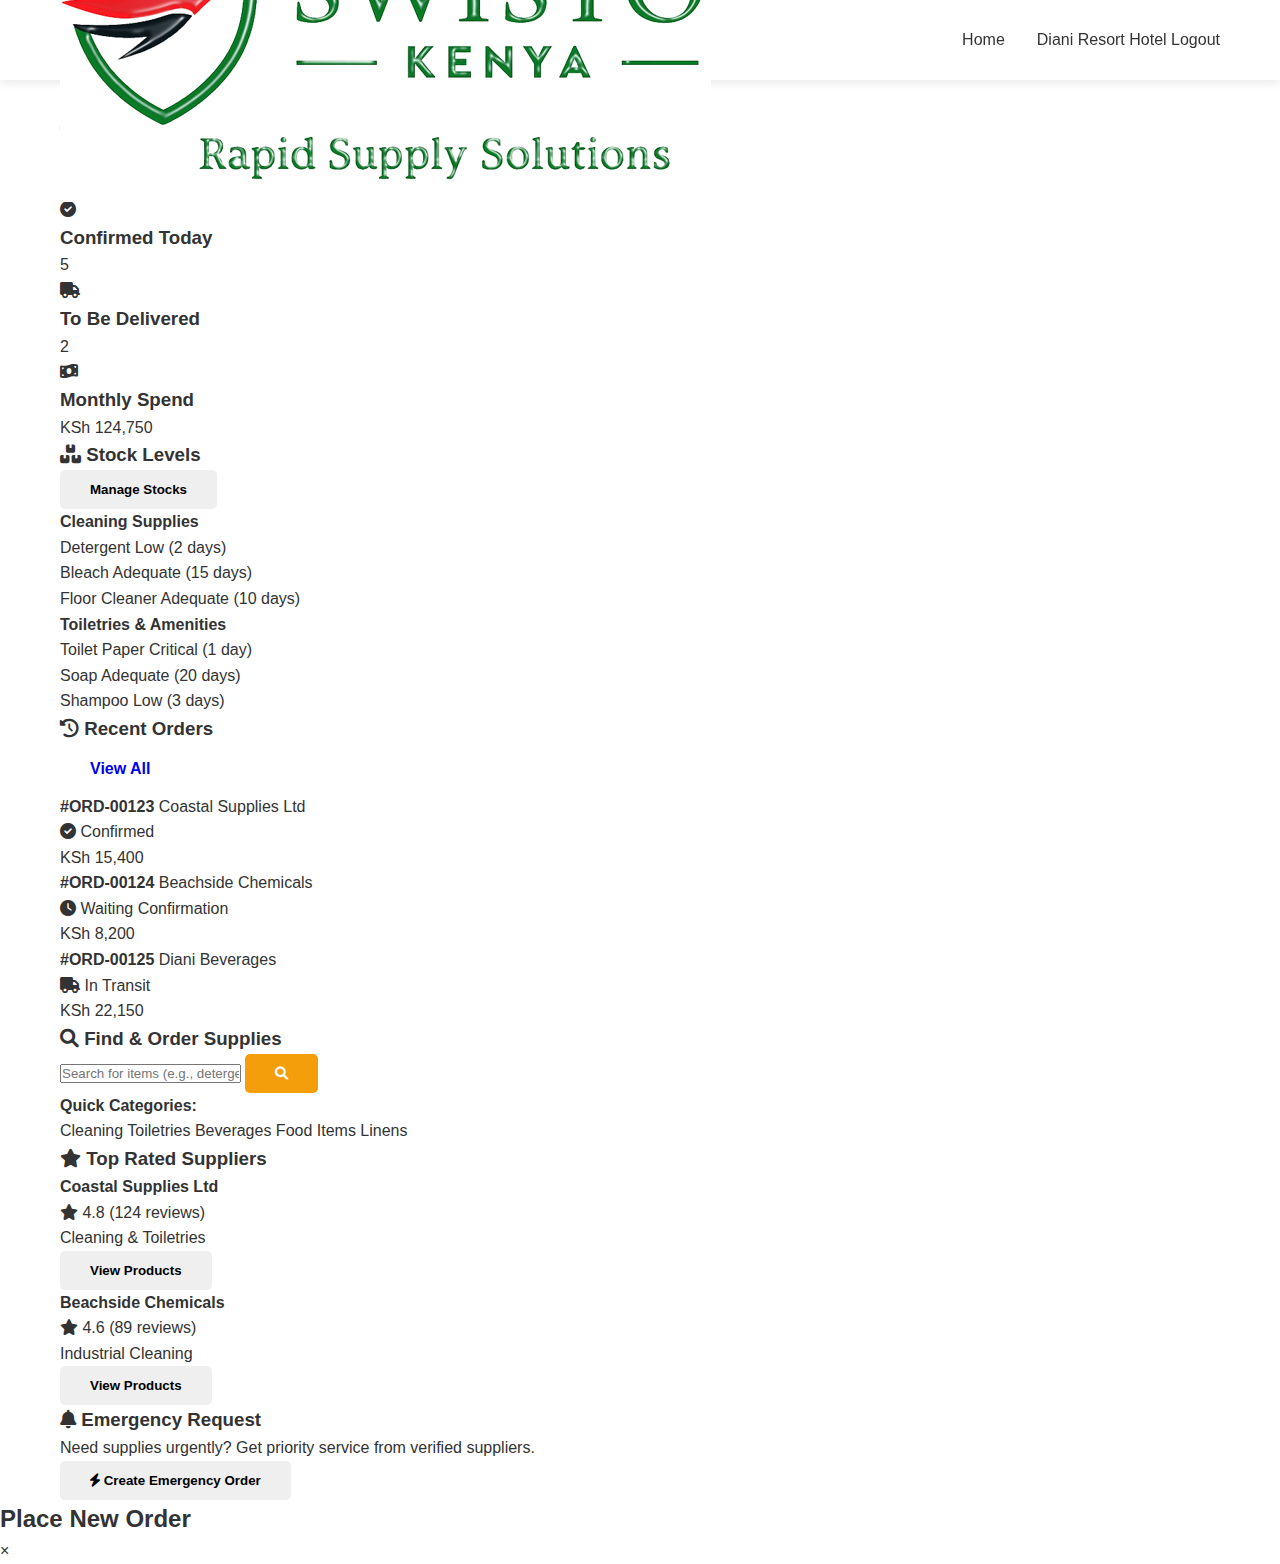
<file: hotel-dashboard.html>
<!DOCTYPE html>
<html lang="en">
<head>
    <meta charset="UTF-8">
    <meta name="viewport" content="width=device-width, initial-scale=1.0">
    <title>Hotel Dashboard - SWISTO</title>
    <link rel="stylesheet" href="style.css">
    <link href="https://cdnjs.cloudflare.com/ajax/libs/font-awesome/6.0.0/css/all.min.css" rel="stylesheet">
</head>
<body>
    <!-- Navigation -->
    <nav class="navbar">
        <div class="nav-container">
            <div class="nav-logo">
                <a href="index.html">
                    <img src="swisto-logo.png" alt="SWISTO Kenya">
                </a>
            </div>
            <div class="nav-menu">
                <a href="index.html" class="nav-link">Home</a>
                <div class="nav-user">
                    <span class="user-name">Diani Resort Hotel</span>
                    <a href="#" class="nav-link" onclick="logout()">Logout</a>
                </div>
            </div>
        </div>
    </nav>

    <!-- Hotel Dashboard -->
    <section class="dashboard-section">
        <div class="container">
            <!-- Dashboard Header -->
            <div class="dashboard-header">
                <div class="header-content">
                    <h1>Hotel Dashboard</h1>
                    <p>Welcome back! Manage your procurement needs efficiently.</p>
                </div>
                <div class="header-actions">
                    <button class="btn btn-primary" onclick="openQuickOrder()">
                        <i class="fas fa-bolt"></i> Quick Emergency Order
                    </button>
                </div>
            </div>

            <!-- Quick Stats -->
            <div class="stats-grid">
                <div class="stat-card">
                    <div class="stat-icon pending">
                        <i class="fas fa-clock"></i>
                    </div>
                    <div class="stat-info">
                        <h3>Pending Orders</h3>
                        <div class="stat-number">3</div>
                    </div>
                </div>
                <div class="stat-card">
                    <div class="stat-icon confirmed">
                        <i class="fas fa-check-circle"></i>
                    </div>
                    <div class="stat-info">
                        <h3>Confirmed Today</h3>
                        <div class="stat-number">5</div>
                    </div>
                </div>
                <div class="stat-card">
                    <div class="stat-icon delivered">
                        <i class="fas fa-truck"></i>
                    </div>
                    <div class="stat-info">
                        <h3>To Be Delivered</h3>
                        <div class="stat-number">2</div>
                    </div>
                </div>
                <div class="stat-card">
                    <div class="stat-icon budget">
                        <i class="fas fa-money-bill-wave"></i>
                    </div>
                    <div class="stat-info">
                        <h3>Monthly Spend</h3>
                        <div class="stat-number">KSh 124,750</div>
                    </div>
                </div>
            </div>

            <!-- Main Dashboard Grid -->
            <div class="dashboard-main">
                <!-- Left Column -->
                <div class="dashboard-left">
                    <!-- Stock Management -->
                    <div class="dashboard-card">
                        <div class="card-header">
                            <h3><i class="fas fa-boxes"></i> Stock Levels</h3>
                            <button class="btn btn-outline btn-small" onclick="openStockManagement()">
                                Manage Stocks
                            </button>
                        </div>
                        <div class="stock-categories">
                            <div class="stock-category">
                                <h4>Cleaning Supplies</h4>
                                <div class="stock-items">
                                    <div class="stock-item low">
                                        <span>Detergent</span>
                                        <span class="stock-level">Low (2 days)</span>
                                    </div>
                                    <div class="stock-item adequate">
                                        <span>Bleach</span>
                                        <span class="stock-level">Adequate (15 days)</span>
                                    </div>
                                    <div class="stock-item adequate">
                                        <span>Floor Cleaner</span>
                                        <span class="stock-level">Adequate (10 days)</span>
                                    </div>
                                </div>
                            </div>
                            <div class="stock-category">
                                <h4>Toiletries & Amenities</h4>
                                <div class="stock-items">
                                    <div class="stock-item critical">
                                        <span>Toilet Paper</span>
                                        <span class="stock-level">Critical (1 day)</span>
                                    </div>
                                    <div class="stock-item adequate">
                                        <span>Soap</span>
                                        <span class="stock-level">Adequate (20 days)</span>
                                    </div>
                                    <div class="stock-item low">
                                        <span>Shampoo</span>
                                        <span class="stock-level">Low (3 days)</span>
                                    </div>
                                </div>
                            </div>
                        </div>
                    </div>

                    <!-- Recent Orders -->
                    <div class="dashboard-card">
                        <div class="card-header">
                            <h3><i class="fas fa-history"></i> Recent Orders</h3>
                            <a href="order-history.html" class="btn btn-outline btn-small">View All</a>
                        </div>
                        <div class="orders-list">
                            <div class="order-item">
                                <div class="order-info">
                                    <strong>#ORD-00123</strong>
                                    <span>Coastal Supplies Ltd</span>
                                </div>
                                <div class="order-status confirmed">
                                    <i class="fas fa-check-circle"></i> Confirmed
                                </div>
                                <div class="order-amount">KSh 15,400</div>
                            </div>
                            <div class="order-item">
                                <div class="order-info">
                                    <strong>#ORD-00124</strong>
                                    <span>Beachside Chemicals</span>
                                </div>
                                <div class="order-status pending">
                                    <i class="fas fa-clock"></i> Waiting Confirmation
                                </div>
                                <div class="order-amount">KSh 8,200</div>
                            </div>
                            <div class="order-item">
                                <div class="order-info">
                                    <strong>#ORD-00125</strong>
                                    <span>Diani Beverages</span>
                                </div>
                                <div class="order-status delivered">
                                    <i class="fas fa-truck"></i> In Transit
                                </div>
                                <div class="order-amount">KSh 22,150</div>
                            </div>
                        </div>
                    </div>
                </div>

                <!-- Right Column -->
                <div class="dashboard-right">
                    <!-- Quick Search & Order -->
                    <div class="dashboard-card">
                        <div class="card-header">
                            <h3><i class="fas fa-search"></i> Find & Order Supplies</h3>
                        </div>
                        <div class="search-order">
                            <div class="search-box">
                                <input type="text" id="supplySearch" placeholder="Search for items (e.g., detergent, toilet paper...)">
                                <button class="btn btn-primary" onclick="searchSupplies()">
                                    <i class="fas fa-search"></i>
                                </button>
                            </div>
                            
                            <div class="quick-categories">
                                <h4>Quick Categories:</h4>
                                <div class="category-tags">
                                    <span class="category-tag" onclick="searchCategory('cleaning')">Cleaning</span>
                                    <span class="category-tag" onclick="searchCategory('toiletries')">Toiletries</span>
                                    <span class="category-tag" onclick="searchCategory('beverages')">Beverages</span>
                                    <span class="category-tag" onclick="searchCategory('food')">Food Items</span>
                                    <span class="category-tag" onclick="searchCategory('linens')">Linens</span>
                                </div>
                            </div>
                        </div>
                    </div>

                    <!-- Recommended Suppliers -->
                    <div class="dashboard-card">
                        <div class="card-header">
                            <h3><i class="fas fa-star"></i> Top Rated Suppliers</h3>
                        </div>
                        <div class="suppliers-list">
                            <div class="supplier-card">
                                <div class="supplier-info">
                                    <h4>Coastal Supplies Ltd</h4>
                                    <div class="supplier-rating">
                                        <i class="fas fa-star"></i> 4.8 (124 reviews)
                                    </div>
                                    <div class="supplier-specialty">
                                        Cleaning & Toiletries
                                    </div>
                                </div>
                                <button class="btn btn-outline btn-small" onclick="viewSupplier('coastal')">
                                    View Products
                                </button>
                            </div>
                            <div class="supplier-card">
                                <div class="supplier-info">
                                    <h4>Beachside Chemicals</h4>
                                    <div class="supplier-rating">
                                        <i class="fas fa-star"></i> 4.6 (89 reviews)
                                    </div>
                                    <div class="supplier-specialty">
                                        Industrial Cleaning
                                    </div>
                                </div>
                                <button class="btn btn-outline btn-small" onclick="viewSupplier('beachside')">
                                    View Products
                                </button>
                            </div>
                        </div>
                    </div>

                    <!-- Emergency Order Panel -->
                    <div class="dashboard-card emergency-panel">
                        <div class="card-header">
                            <h3><i class="fas fa-bell"></i> Emergency Request</h3>
                        </div>
                        <p>Need supplies urgently? Get priority service from verified suppliers.</p>
                        <button class="btn btn-emergency" onclick="openEmergencyOrder()">
                            <i class="fas fa-bolt"></i> Create Emergency Order
                        </button>
                    </div>
                </div>
            </div>
        </div>
    </section>

    <!-- Order Modal -->
    <div id="orderModal" class="modal">
        <div class="modal-content">
            <div class="modal-header">
                <h2>Place New Order</h2>
                <span class="close" onclick="closeModal()">&times;</span>
            </div>
            <div class="modal-body">
                <!-- Order form will be loaded here dynamically -->
            </div>
        </div>
    </div>

    <script src="script.js"></script>
    <script>
        // Dashboard functionality
        function openQuickOrder() {
            alert('Quick order feature would open here');
            // Implementation for quick emergency orders
        }

        function openStockManagement() {
            alert('Stock management interface would open here');
            // Redirect to stock management page
        }

        function searchSupplies() {
            const query = document.getElementById('supplySearch').value;
            if (query) {
                alert(`Searching for: ${query}\nThis would show available suppliers and products`);
                // Implement search functionality
            }
        }

        function searchCategory(category) {
            document.getElementById('supplySearch').value = category;
            searchSupplies();
        }

        function viewSupplier(supplierId) {
            alert(`Viewing supplier: ${supplierId}\nThis would show supplier catalog`);
        }

        function openEmergencyOrder() {
            alert('Emergency order interface would open here with priority suppliers');
        }

        function logout() {
            if(confirm('Are you sure you want to logout?')) {
                window.location.href = 'index.html';
            }
        }

        // Modal functions
        function openModal() {
            document.getElementById('orderModal').style.display = 'block';
        }

        function closeModal() {
            document.getElementById('orderModal').style.display = 'none';
        }
    </script>
</body>
</html>
</file>
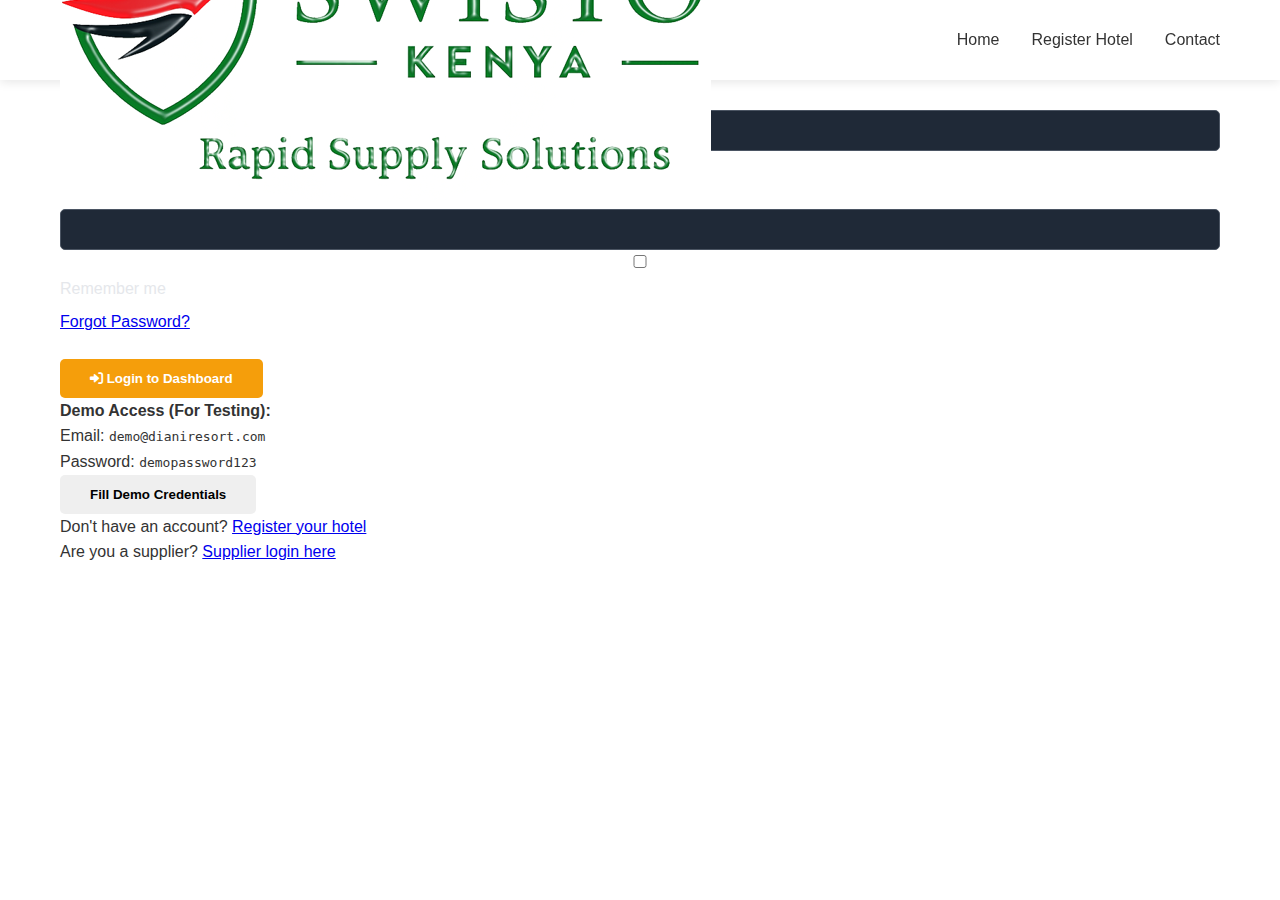
<file: hotel-login.html>
<!DOCTYPE html>
<html lang="en">
<head>
    <meta charset="UTF-8">
    <meta name="viewport" content="width=device-width, initial-scale=1.0">
    <title>Hotel Login - SWISTO</title>
    <link rel="stylesheet" href="style.css">
    <link href="https://cdnjs.cloudflare.com/ajax/libs/font-awesome/6.0.0/css/all.min.css" rel="stylesheet">
</head>
<body>
    <!-- Navigation -->
    <nav class="navbar">
        <div class="nav-container">
            <div class="nav-logo">
                <a href="index.html">
                    <img src="swisto-logo.png" alt="SWISTO Kenya">
                </a>
            </div>
            <div class="nav-menu">
                <a href="index.html" class="nav-link">Home</a>
                <a href="hotel-register.html" class="nav-link">Register Hotel</a>
                <a href="index.html#contact" class="nav-link">Contact</a>
            </div>
        </div>
    </nav>

    <!-- Hotel Login Section -->
    <section class="auth-section">
        <div class="container">
            <div class="auth-container">
                <div class="auth-header">
                    <h1>Hotel Login</h1>
                    <p>Access your SWISTO hotel dashboard</p>
                </div>

                <form class="auth-form" id="hotelLoginForm">
                    <div class="form-group">
                        <label for="loginEmail">Email Address *</label>
                        <input type="email" id="loginEmail" name="loginEmail" required>
                    </div>

                    <div class="form-group">
                        <label for="loginPassword">Password *</label>
                        <input type="password" id="loginPassword" name="loginPassword" required>
                        <div class="password-options">
                            <label class="checkbox-label">
                                <input type="checkbox" id="rememberMe"> Remember me
                            </label>
                            <a href="forgot-password.html" class="forgot-password">Forgot Password?</a>
                        </div>
                    </div>

                    <button type="submit" class="btn btn-primary btn-large">
                        <i class="fas fa-sign-in-alt"></i> Login to Dashboard
                    </button>

                    <div class="demo-credentials">
                        <h4>Demo Access (For Testing):</h4>
                        <p>Email: <code>demo@dianiresort.com</code></p>
                        <p>Password: <code>demopassword123</code></p>
                        <button type="button" class="btn btn-outline btn-small" onclick="fillDemoCredentials()">
                            Fill Demo Credentials
                        </button>
                    </div>
                </form>

                <div class="auth-footer">
                    <p>Don't have an account? <a href="hotel-register.html">Register your hotel</a></p>
                    <p>Are you a supplier? <a href="supplier-login.html">Supplier login here</a></p>
                </div>
            </div>
        </div>
    </section>

    <script src="script.js"></script>
    <script>
        document.getElementById('hotelLoginForm').addEventListener('submit', function(e) {
            e.preventDefault();
            
            const email = document.getElementById('loginEmail').value;
            const password = document.getElementById('loginPassword').value;
            
            // Basic validation
            if (email && password) {
                // Here you would typically authenticate with your backend
                console.log('Login attempt:', { email, password });
                
                // For demo purposes, redirect to a dashboard page
                if (email === 'demo@dianiresort.com' && password === 'demopassword123') {
                    alert('Login successful! Redirecting to dashboard...');
                    window.location.href = 'hotel-dashboard.html';
                } else {
                    alert('Invalid credentials. For demo, use the provided demo credentials.');
                }
            }
        });

        function fillDemoCredentials() {
            document.getElementById('loginEmail').value = 'demo@dianiresort.com';
            document.getElementById('loginPassword').value = 'demopassword123';
            document.getElementById('rememberMe').checked = true;
        }
    </script>
</body>
</html>
</file>
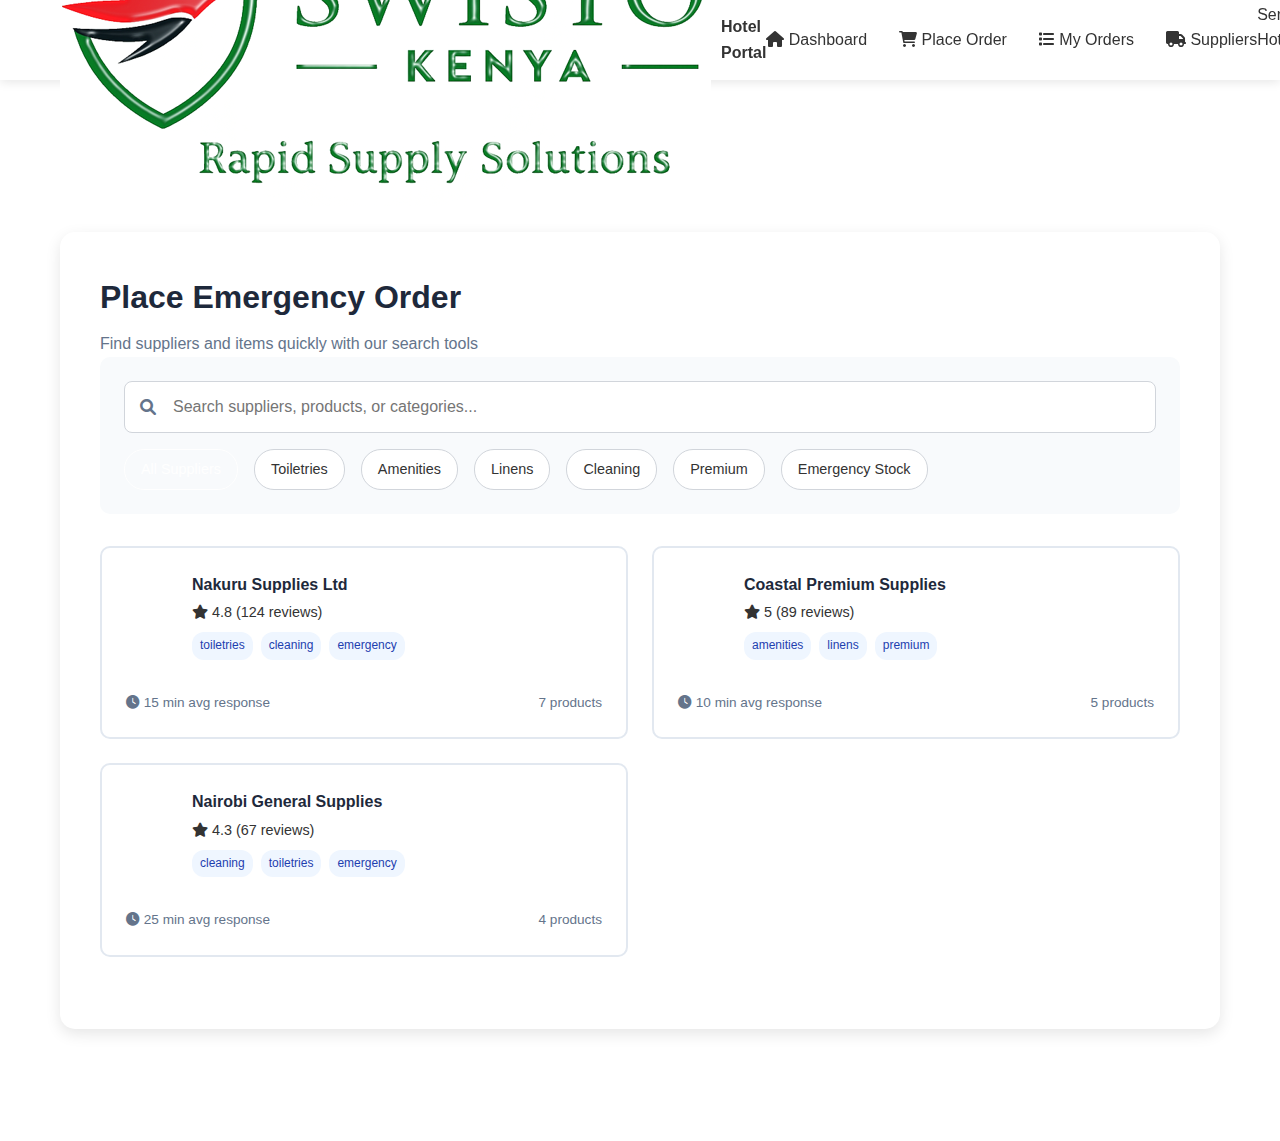
<file: hotel-ordering.html>
<!DOCTYPE html>
<html lang="en">
<head>
    <meta charset="UTF-8">
    <meta name="viewport" content="width=device-width, initial-scale=1.0">
    <title>Place Order - SWISTO Hotel Portal</title>
    <link rel="stylesheet" href="style.css">
    <link href="https://cdnjs.cloudflare.com/ajax/libs/font-awesome/6.0.0/css/all.min.css" rel="stylesheet">
    <style>
        .ordering-container {
            background: white;
            border-radius: 15px;
            box-shadow: 0 5px 15px rgba(0,0,0,0.1);
            padding: 2.5rem;
            margin: 2rem 0;
        }

        /* Search and Filter Section */
        .search-section {
            margin-bottom: 2rem;
            padding: 1.5rem;
            background: #F8FAFC;
            border-radius: 10px;
        }

        .search-box {
            position: relative;
            margin-bottom: 1rem;
        }

        .search-box input {
            width: 100%;
            padding: 1rem 1rem 1rem 3rem;
            border: 1px solid #D1D5DB;
            border-radius: 8px;
            font-size: 1rem;
        }

        .search-box i {
            position: absolute;
            left: 1rem;
            top: 50%;
            transform: translateY(-50%);
            color: #64748B;
        }

        .quick-filters {
            display: flex;
            gap: 1rem;
            flex-wrap: wrap;
        }

        .filter-tag {
            background: white;
            border: 1px solid #D1D5DB;
            padding: 0.5rem 1rem;
            border-radius: 20px;
            cursor: pointer;
            transition: all 0.3s ease;
            font-size: 0.9rem;
        }

        .filter-tag:hover {
            border-color: var(--primary);
        }

        .filter-tag.active {
            background: var(--primary);
            color: white;
            border-color: var(--primary);
        }

        /* Supplier Grid */
        .suppliers-grid {
            display: grid;
            grid-template-columns: repeat(auto-fill, minmax(350px, 1fr));
            gap: 1.5rem;
            margin-bottom: 2rem;
        }

        .supplier-card {
            background: white;
            border: 2px solid #E2E8F0;
            border-radius: 10px;
            padding: 1.5rem;
            cursor: pointer;
            transition: all 0.3s ease;
            position: relative;
        }

        .supplier-card:hover {
            border-color: var(--primary);
            transform: translateY(-2px);
            box-shadow: 0 5px 15px rgba(0,0,0,0.1);
        }

        .supplier-card.selected {
            border-color: var(--primary);
            background: #FEF2F2;
        }

        .supplier-badge {
            position: absolute;
            top: 1rem;
            right: 1rem;
            background: var(--secondary);
            color: white;
            padding: 0.25rem 0.75rem;
            border-radius: 12px;
            font-size: 0.75rem;
            font-weight: 600;
        }

        .supplier-badge.premium {
            background: var(--accent);
        }

        .supplier-header {
            display: flex;
            align-items: flex-start;
            gap: 1rem;
            margin-bottom: 1rem;
        }

        .supplier-avatar {
            width: 50px;
            height: 50px;
            border-radius: 10px;
            background: var(--primary);
            display: flex;
            align-items: center;
            justify-content: center;
            color: white;
            font-size: 1.5rem;
        }

        .supplier-info {
            flex: 1;
        }

        .supplier-info h4 {
            margin: 0 0 0.25rem 0;
            color: #1E293B;
        }

        .supplier-rating {
            color: var(--accent);
            font-size: 0.9rem;
            margin-bottom: 0.5rem;
        }

        .supplier-specialties {
            display: flex;
            flex-wrap: wrap;
            gap: 0.5rem;
            margin-bottom: 1rem;
        }

        .specialty-tag {
            background: #EFF6FF;
            color: #1E40AF;
            padding: 0.25rem 0.5rem;
            border-radius: 12px;
            font-size: 0.75rem;
        }

        .supplier-stats {
            display: flex;
            justify-content: space-between;
            color: #64748B;
            font-size: 0.85rem;
        }

        /* Products Section */
        .products-section {
            display: none;
        }

        .products-header {
            display: flex;
            justify-content: between;
            align-items: center;
            margin-bottom: 1.5rem;
            gap: 1rem;
        }

        .products-search {
            flex: 1;
            position: relative;
        }

        .products-search input {
            width: 100%;
            padding: 0.75rem 1rem 0.75rem 2.5rem;
            border: 1px solid #D1D5DB;
            border-radius: 8px;
            font-size: 0.9rem;
        }

        .products-search i {
            position: absolute;
            left: 0.75rem;
            top: 50%;
            transform: translateY(-50%);
            color: #64748B;
        }

        .category-filters {
            display: flex;
            gap: 0.5rem;
            flex-wrap: wrap;
            margin-bottom: 1.5rem;
        }

        .products-grid {
            display: grid;
            grid-template-columns: repeat(auto-fill, minmax(280px, 1fr));
            gap: 1.5rem;
            margin-bottom: 2rem;
        }

        .product-card {
            background: white;
            border: 1px solid #E2E8F0;
            border-radius: 10px;
            padding: 1.5rem;
            transition: all 0.3s ease;
            position: relative;
        }

        .product-card:hover {
            border-color: var(--primary);
            box-shadow: 0 5px 15px rgba(0,0,0,0.1);
        }

        .product-badge {
            position: absolute;
            top: 1rem;
            right: 1rem;
            background: var(--secondary);
            color: white;
            padding: 0.25rem 0.5rem;
            border-radius: 6px;
            font-size: 0.7rem;
            font-weight: 600;
        }

        .product-badge.low-stock {
            background: var(--accent);
        }

        .product-badge.out-of-stock {
            background: #ef4444;
        }

        .product-card h4 {
            margin: 0 0 0.5rem 0;
            color: #1E293B;
            font-size: 1rem;
        }

        .product-category {
            color: #64748B;
            font-size: 0.8rem;
            margin-bottom: 0.5rem;
        }

        .product-price {
            font-size: 1.3rem;
            font-weight: bold;
            color: var(--primary);
            margin-bottom: 1rem;
        }

        .stock-info {
            color: #64748B;
            font-size: 0.8rem;
            margin-bottom: 1rem;
        }

        .quantity-controls {
            display: flex;
            align-items: center;
            gap: 0.75rem;
        }

        .quantity-btn {
            width: 32px;
            height: 32px;
            border: 1px solid #D1D5DB;
            background: white;
            border-radius: 6px;
            cursor: pointer;
            display: flex;
            align-items: center;
            justify-content: center;
            transition: all 0.3s ease;
        }

        .quantity-btn:hover {
            background: #F8FAFC;
        }

        .quantity-input {
            width: 60px;
            text-align: center;
            padding: 0.5rem;
            border: 1px solid #D1D5DB;
            border-radius: 6px;
            font-size: 0.9rem;
        }

        .add-to-cart-btn {
            width: 100%;
            margin-top: 1rem;
        }

        /* Cart Summary */
        .cart-summary {
            background: #F8FAFC;
            padding: 2rem;
            border-radius: 10px;
            margin-top: 2rem;
            position: sticky;
            bottom: 2rem;
        }

        .cart-items {
            max-height: 300px;
            overflow-y: auto;
            margin-bottom: 1.5rem;
        }

        .cart-item {
            display: flex;
            justify-content: space-between;
            align-items: center;
            padding: 1rem 0;
            border-bottom: 1px solid #E2E8F0;
        }

        .cart-item-info h5 {
            margin: 0 0 0.25rem 0;
            color: #1E293B;
        }

        .cart-item-details {
            color: #64748B;
            font-size: 0.8rem;
        }

        .cart-item-actions {
            display: flex;
            align-items: center;
            gap: 1rem;
        }

        .cart-total {
            display: flex;
            justify-content: space-between;
            align-items: center;
            padding: 1.5rem 0;
            font-size: 1.3rem;
            font-weight: bold;
            color: #1E293B;
            border-top: 2px solid #E2E8F0;
        }

        .quote-actions {
            display: flex;
            gap: 1rem;
            justify-content: flex-end;
        }

        /* Empty States */
        .empty-state {
            text-align: center;
            padding: 3rem;
            color: #64748B;
        }

        .empty-state i {
            font-size: 3rem;
            margin-bottom: 1rem;
            color: #9CA3AF;
        }

        @media print {
            .no-print {
                display: none !important;
            }
        }

        @media (max-width: 768px) {
            .suppliers-grid {
                grid-template-columns: 1fr;
            }
            
            .products-grid {
                grid-template-columns: 1fr;
            }
            
            .quote-actions {
                flex-direction: column;
            }
        }
    </style>
</head>
<body>
    <!-- Navigation -->
    <nav class="navbar no-print">
        <div class="nav-container">
            <div class="nav-logo">
                <img src="swisto-logo.png" alt="SWISTO Kenya">
                <span style="margin-left: 10px; font-weight: 600; color: #333;">Hotel Portal</span>
            </div>
            <div class="nav-menu">
                <a href="hotel-dashboard.html" class="nav-link"><i class="fas fa-home"></i> Dashboard</a>
                <a href="hotel-ordering.html" class="nav-link active"><i class="fas fa-shopping-cart"></i> Place Order</a>
                <a href="hotel-orders.html" class="nav-link"><i class="fas fa-list"></i> My Orders</a>
                <a href="#suppliers" class="nav-link"><i class="fas fa-truck"></i> Suppliers</a>
            </div>
            <div class="nav-user">
                <span class="user-name">Serena Hotel</span>
                <div class="user-avatar" style="background: var(--primary); color: white;">
                    <i class="fas fa-hotel"></i>
                </div>
            </div>
        </div>
    </nav>

    <!-- Main Content -->
    <section class="dashboard-content" style="padding: 120px 0 80px; margin-top: 80px;">
        <div class="container">
            <div class="ordering-container">
                <div class="orders-header">
                    <div>
                        <h1 style="color: #1E293B; margin-bottom: 0.5rem;">Place Emergency Order</h1>
                        <p style="color: #64748B;">Find suppliers and items quickly with our search tools</p>
                    </div>
                </div>

                <!-- Search and Filter Section -->
                <div class="search-section">
                    <div class="search-box">
                        <i class="fas fa-search"></i>
                        <input type="text" id="globalSearch" placeholder="Search suppliers, products, or categories..." onkeyup="handleGlobalSearch()">
                    </div>
                    
                    <div class="quick-filters">
                        <div class="filter-tag active" onclick="setQuickFilter('all')">All Suppliers</div>
                        <div class="filter-tag" onclick="setQuickFilter('toiletries')">Toiletries</div>
                        <div class="filter-tag" onclick="setQuickFilter('amenities')">Amenities</div>
                        <div class="filter-tag" onclick="setQuickFilter('linens')">Linens</div>
                        <div class="filter-tag" onclick="setQuickFilter('cleaning')">Cleaning</div>
                        <div class="filter-tag" onclick="setQuickFilter('premium')">Premium</div>
                        <div class="filter-tag" onclick="setQuickFilter('emergency')">Emergency Stock</div>
                    </div>
                </div>

                <!-- Suppliers Grid -->
                <div class="suppliers-grid" id="suppliersGrid">
                    <!-- Suppliers will be loaded dynamically -->
                </div>

                <!-- Products Section (Hidden until supplier selected) -->
                <div class="products-section" id="productsSection">
                    <div class="products-header">
                        <div>
                            <h3 style="color: #1E293B; margin-bottom: 0.5rem;" id="selectedSupplierName">Products</h3>
                            <p style="color: #64748B; margin: 0;" id="supplierSpecialties"></p>
                        </div>
                        <div class="products-search">
                            <i class="fas fa-search"></i>
                            <input type="text" id="productSearch" placeholder="Search products..." onkeyup="filterProducts()">
                        </div>
                    </div>

                    <!-- Category Filters -->
                    <div class="category-filters" id="categoryFilters">
                        <!-- Categories will be loaded dynamically -->
                    </div>

                    <!-- Products Grid -->
                    <div class="products-grid" id="productsGrid">
                        <!-- Products will be loaded dynamically -->
                    </div>

                    <!-- Cart Summary -->
                    <div class="cart-summary">
                        <h3 style="color: #1E293B; margin-bottom: 1rem;">Order Summary</h3>
                        <div class="cart-items" id="cartItems">
                            <!-- Cart items will be loaded here -->
                        </div>
                        <div class="cart-total">
                            <span>Total Amount:</span>
                            <span id="totalAmount">KES 0</span>
                        </div>

                        <div class="quote-actions no-print">
                            <button class="btn btn-outline" onclick="generateQuote()" id="generateQuoteBtn" disabled>
                                <i class="fas fa-file-pdf"></i> Generate Quote
                            </button>
                            <button class="btn btn-primary" onclick="placeOrder()" id="placeOrderBtn" disabled>
                                <i class="fas fa-paper-plane"></i> Place Order & Send PO
                            </button>
                        </div>
                    </div>
                </div>

                <!-- Empty State -->
                <div id="emptyState" class="empty-state" style="display: none;">
                    <i class="fas fa-search"></i>
                    <h3>No Suppliers Found</h3>
                    <p>Try adjusting your search terms or filters</p>
                </div>

                <!-- Printable Quote Section -->
                <div id="printableQuote" style="display: none;">
                    <!-- This will be populated with the quote content -->
                </div>
            </div>
        </div>
    </section>

    <script>
        // Enhanced data structure
        const suppliers = {
            'nakuru': {
                id: 'nakuru',
                name: 'Nakuru Supplies Ltd',
                address: 'Nakuru Industrial Area, Nakuru',
                phone: '+254 700 000 000',
                email: 'orders@nakurusupplies.co.ke',
                rating: 4.8,
                reviews: 124,
                responseTime: '15 min',
                subscription: 'premium',
                specialties: ['toiletries', 'cleaning', 'emergency'],
                products: [
                    { id: 1, name: 'Toilet Paper (4-ply)', price: 2500, unit: 'carton', category: 'toiletries', stock: 150, minStock: 30 },
                    { id: 2, name: 'Bath Tissue (2-ply)', price: 1800, unit: 'carton', category: 'toiletries', stock: 45, minStock: 50 },
                    { id: 3, name: 'Guest Shampoo (200ml)', price: 350, unit: 'bottle', category: 'amenities', stock: 0, minStock: 100 },
                    { id: 4, name: 'Hand Soap Dispenser', price: 1200, unit: 'piece', category: 'amenities', stock: 25, minStock: 10 },
                    { id: 5, name: 'Bath Towels (Premium)', price: 850, unit: 'piece', category: 'linens', stock: 80, minStock: 20 },
                    { id: 6, name: 'Floor Cleaner (5L)', price: 1800, unit: 'bottle', category: 'cleaning', stock: 15, minStock: 5 },
                    { id: 7, name: 'Disposable Gloves', price: 2800, unit: 'box', category: 'cleaning', stock: 40, minStock: 15 }
                ]
            },
            'coastal': {
                id: 'coastal',
                name: 'Coastal Premium Supplies',
                address: 'Mombasa Road, Nairobi',
                phone: '+254 711 000 000',
                email: 'sales@coastalsupplies.co.ke',
                rating: 5.0,
                reviews: 89,
                responseTime: '10 min',
                subscription: 'premium',
                specialties: ['amenities', 'linens', 'premium'],
                products: [
                    { id: 8, name: 'Luxury Toilet Paper', price: 3200, unit: 'carton', category: 'toiletries', stock: 75, minStock: 20 },
                    { id: 9, name: 'Designer Bath Robes', price: 2800, unit: 'piece', category: 'linens', stock: 35, minStock: 10 },
                    { id: 10, name: 'Premium Shampoo Set', price: 650, unit: 'bottle', category: 'amenities', stock: 60, minStock: 25 },
                    { id: 11, name: 'Spa Quality Soap', price: 380, unit: 'piece', category: 'amenities', stock: 120, minStock: 30 },
                    { id: 12, name: 'Egyptian Cotton Towels', price: 1500, unit: 'piece', category: 'linens', stock: 45, minStock: 15 }
                ]
            },
            'nairobi': {
                id: 'nairobi',
                name: 'Nairobi General Supplies',
                address: 'Industrial Area, Nairobi',
                phone: '+254 722 000 000',
                email: 'info@nairobigeneral.co.ke',
                rating: 4.3,
                reviews: 67,
                responseTime: '25 min',
                subscription: 'basic',
                specialties: ['cleaning', 'toiletries', 'emergency'],
                products: [
                    { id: 13, name: 'Economy Toilet Paper', price: 1800, unit: 'carton', category: 'toiletries', stock: 200, minStock: 50 },
                    { id: 14, name: 'Bleach (5L)', price: 950, unit: 'bottle', category: 'cleaning', stock: 30, minStock: 10 },
                    { id: 15, name: 'Floor Polish', price: 2200, unit: 'bottle', category: 'cleaning', stock: 18, minStock: 5 },
                    { id: 16, name: 'Hand Sanitizer', price: 2800, unit: 'box', category: 'amenities', stock: 55, minStock: 20 }
                ]
            }
        };

        let selectedSupplier = null;
        let currentFilter = 'all';
        let cart = [];
        let allSuppliers = Object.values(suppliers);

        // Initialize the page
        document.addEventListener('DOMContentLoaded', function() {
            loadSuppliers();
        });

        function loadSuppliers(filter = 'all') {
            const suppliersGrid = document.getElementById('suppliersGrid');
            const emptyState = document.getElementById('emptyState');
            
            let filteredSuppliers = allSuppliers;
            
            if (filter !== 'all') {
                filteredSuppliers = allSuppliers.filter(supplier => 
                    supplier.specialties.includes(filter)
                );
            }
            
            if (filteredSuppliers.length === 0) {
                suppliersGrid.style.display = 'none';
                emptyState.style.display = 'block';
                return;
            }
            
            suppliersGrid.style.display = 'grid';
            emptyState.style.display = 'none';
            suppliersGrid.innerHTML = '';
            
            filteredSuppliers.forEach(supplier => {
                const supplierCard = document.createElement('div');
                supplierCard.className = 'supplier-card';
                supplierCard.onclick = () => selectSupplier(supplier.id);
                
                const specialtiesHTML = supplier.specialties.map(spec => 
                    `<span class="specialty-tag">${spec}</span>`
                ).join('');
                
                supplierCard.innerHTML = `
                    ${supplier.subscription === 'premium' ? '<div class="supplier-badge premium">PREMIUM</div>' : ''}
                    <div class="supplier-header">
                        <div class="supplier-avatar">
                            <i class="fas fa-building"></i>
                        </div>
                        <div class="supplier-info">
                            <h4>${supplier.name}</h4>
                            <div class="supplier-rating">
                                <i class="fas fa-star"></i>
                                ${supplier.rating} (${supplier.reviews} reviews)
                            </div>
                            <div class="supplier-specialties">
                                ${specialtiesHTML}
                            </div>
                        </div>
                    </div>
                    <div class="supplier-stats">
                        <span><i class="fas fa-clock"></i> ${supplier.responseTime} avg response</span>
                        <span>${supplier.products.length} products</span>
                    </div>
                `;
                
                suppliersGrid.appendChild(supplierCard);
            });
        }

        function setQuickFilter(filter) {
            currentFilter = filter;
            
            // Update active filter
            document.querySelectorAll('.filter-tag').forEach(tag => {
                tag.classList.remove('active');
            });
            event.target.classList.add('active');
            
            loadSuppliers(filter);
        }

        function handleGlobalSearch() {
            const searchTerm = document.getElementById('globalSearch').value.toLowerCase();
            
            if (searchTerm.length === 0) {
                loadSuppliers(currentFilter);
                return;
            }
            
            const filteredSuppliers = allSuppliers.filter(supplier => {
                const nameMatch = supplier.name.toLowerCase().includes(searchTerm);
                const specialtyMatch = supplier.specialties.some(spec => 
                    spec.toLowerCase().includes(searchTerm)
                );
                const productMatch = supplier.products.some(product =>
                    product.name.toLowerCase().includes(searchTerm) ||
                    product.category.toLowerCase().includes(searchTerm)
                );
                
                return nameMatch || specialtyMatch || productMatch;
            });
            
            displaySearchResults(filteredSuppliers);
        }

        function displaySearchResults(suppliers) {
            const suppliersGrid = document.getElementById('suppliersGrid');
            const emptyState = document.getElementById('emptyState');
            
            if (suppliers.length === 0) {
                suppliersGrid.style.display = 'none';
                emptyState.style.display = 'block';
                return;
            }
            
            suppliersGrid.style.display = 'grid';
            emptyState.style.display = 'none';
            suppliersGrid.innerHTML = '';
            
            suppliers.forEach(supplier => {
                const supplierCard = document.createElement('div');
                supplierCard.className = 'supplier-card';
                supplierCard.onclick = () => selectSupplier(supplier.id);
                
                const specialtiesHTML = supplier.specialties.map(spec => 
                    `<span class="specialty-tag">${spec}</span>`
                ).join('');
                
                supplierCard.innerHTML = `
                    ${supplier.subscription === 'premium' ? '<div class="supplier-badge premium">PREMIUM</div>' : ''}
                    <div class="supplier-header">
                        <div class="supplier-avatar">
                            <i class="fas fa-building"></i>
                        </div>
                        <div class="supplier-info">
                            <h4>${supplier.name}</h4>
                            <div class="supplier-rating">
                                <i class="fas fa-star"></i>
                                ${supplier.rating} (${supplier.reviews} reviews)
                            </div>
                            <div class="supplier-specialties">
                                ${specialtiesHTML}
                            </div>
                        </div>
                    </div>
                    <div class="supplier-stats">
                        <span><i class="fas fa-clock"></i> ${supplier.responseTime} avg response</span>
                        <span>${supplier.products.length} products</span>
                    </div>
                `;
                
                suppliersGrid.appendChild(supplierCard);
            });
        }

        function selectSupplier(supplierId) {
            selectedSupplier = supplierId;
            const supplier = suppliers[supplierId];
            
            // Update UI
            document.querySelectorAll('.supplier-card').forEach(card => {
                card.classList.remove('selected');
            });
            event.currentTarget.classList.add('selected');
            
            // Show products section
            document.getElementById('productsSection').style.display = 'block';
            
            // Update supplier info
            document.getElementById('selectedSupplierName').textContent = `${supplier.name} - Products`;
            document.getElementById('supplierSpecialties').textContent = 
                `Specializes in: ${supplier.specialties.join(', ')}`;
            
            // Load products
            loadProducts(supplierId);
            
            // Scroll to products section
            document.getElementById('productsSection').scrollIntoView({ behavior: 'smooth' });
        }

        function loadProducts(supplierId) {
            const supplier = suppliers[supplierId];
            const productsGrid = document.getElementById('productsGrid');
            const categoryFilters = document.getElementById('categoryFilters');
            
            // Get unique categories
            const categories = [...new Set(supplier.products.map(product => product.category))];
            
            // Load category filters
            categoryFilters.innerHTML = `
                <div class="filter-tag active" onclick="setProductFilter('all')">All Products</div>
                ${categories.map(category => 
                    `<div class="filter-tag" onclick="setProductFilter('${category}')">${category}</div>`
                ).join('')}
            `;
            
            // Load all products initially
            displayProducts(supplier.products);
        }

        function displayProducts(products) {
            const productsGrid = document.getElementById('productsGrid');
            productsGrid.innerHTML = '';
            
            products.forEach(product => {
                const stockStatus = getStockStatus(product.stock, product.minStock);
                const stockBadge = stockStatus === 'out-of-stock' ? 
                    '<div class="product-badge out-of-stock">OUT OF STOCK</div>' :
                    stockStatus === 'low-stock' ? 
                    '<div class="product-badge low-stock">LOW STOCK</div>' : '';
                
                const productCard = document.createElement('div');
                productCard.className = 'product-card';
                productCard.innerHTML = `
                    ${stockBadge}
                    <h4>${product.name}</h4>
                    <div class="product-category">${product.category}</div>
                    <div class="product-price">KES ${product.price}/${product.unit}</div>
                    <div class="stock-info">
                        <i class="fas fa-box"></i> ${product.stock} in stock
                        ${stockStatus === 'low-stock' ? ' • ⚠️ Low stock alert' : ''}
                    </div>
                    <div class="quantity-controls">
                        <button class="quantity-btn" onclick="decreaseQuantity(${product.id})">-</button>
                        <input type="number" id="qty-${product.id}" class="quantity-input" value="0" min="0" onchange="updateQuantity(${product.id})">
                        <button class="quantity-btn" onclick="increaseQuantity(${product.id})">+</button>
                    </div>
                    <button class="btn btn-outline btn-small add-to-cart-btn" onclick="addToCart(${product.id})" 
                            ${stockStatus === 'out-of-stock' ? 'disabled' : ''}>
                        <i class="fas fa-cart-plus"></i> 
                        ${stockStatus === 'out-of-stock' ? 'Out of Stock' : 'Add to Cart'}
                    </button>
                `;
                productsGrid.appendChild(productCard);
            });
        }

        function setProductFilter(category) {
            const supplier = suppliers[selectedSupplier];
            let filteredProducts = supplier.products;
            
            if (category !== 'all') {
                filteredProducts = supplier.products.filter(product => product.category === category);
            }
            
            // Update active filter
            document.querySelectorAll('#categoryFilters .filter-tag').forEach(tag => {
                tag.classList.remove('active');
            });
            event.target.classList.add('active');
            
            displayProducts(filteredProducts);
        }

        function filterProducts() {
            const searchTerm = document.getElementById('productSearch').value.toLowerCase();
            const supplier = suppliers[selectedSupplier];
            
            let filteredProducts = supplier.products;
            
            if (searchTerm) {
                filteredProducts = supplier.products.filter(product => 
                    product.name.toLowerCase().includes(searchTerm) ||
                    product.category.toLowerCase().includes(searchTerm)
                );
            }
            
            displayProducts(filteredProducts);
        }

        function getStockStatus(stock, minStock) {
            if (stock === 0) return 'out-of-stock';
            if (stock <= minStock) return 'low-stock';
            return 'in-stock';
        }

        // Cart functions (same as before, but optimized)
        function increaseQuantity(productId) {
            const input = document.getElementById(`qty-${productId}`);
            input.value = parseInt(input.value) + 1;
        }

        function decreaseQuantity(productId) {
            const input = document.getElementById(`qty-${productId}`);
            if (parseInt(input.value) > 0) {
                input.value = parseInt(input.value) - 1;
            }
        }

        function updateQuantity(productId) {
            const input = document.getElementById(`qty-${productId}`);
            if (parseInt(input.value) < 0) {
                input.value = 0;
            }
        }

        function addToCart(productId) {
            const supplier = suppliers[selectedSupplier];
            const product = supplier.products.find(p => p.id === productId);
            const quantity = parseInt(document.getElementById(`qty-${productId}`).value);
            
            if (quantity <= 0) {
                alert('Please enter a quantity greater than 0');
                return;
            }
            
            if (product.stock < quantity) {
                alert(`Only ${product.stock} items available in stock`);
                return;
            }
            
            // Check if product already in cart
            const existingItem = cart.find(item => item.id === productId);
            if (existingItem) {
                existingItem.quantity += quantity;
            } else {
                cart.push({
                    id: productId,
                    name: product.name,
                    price: product.price,
                    unit: product.unit,
                    quantity: quantity
                });
            }
            
            updateCartDisplay();
            document.getElementById(`qty-${productId}`).value = 0;
        }

        function updateCartDisplay() {
            const cartItems = document.getElementById('cartItems');
            const totalAmount = document.getElementById('totalAmount');
            const generateQuoteBtn = document.getElementById('generateQuoteBtn');
            const placeOrderBtn = document.getElementById('placeOrderBtn');
            
            cartItems.innerHTML = '';
            let total = 0;
            
            if (cart.length === 0) {
                cartItems.innerHTML = '<p style="color: #64748B; text-align: center;">No items in cart</p>';
                generateQuoteBtn.disabled = true;
                placeOrderBtn.disabled = true;
            } else {
                cart.forEach(item => {
                    const itemTotal = item.price * item.quantity;
                    total += itemTotal;
                    
                    const cartItem = document.createElement('div');
                    cartItem.className = 'cart-item';
                    cartItem.innerHTML = `
                        <div class="cart-item-info">
                            <h5>${item.name}</h5>
                            <div class="cart-item-details">
                                ${item.quantity} ${item.unit} × KES ${item.price}
                            </div>
                        </div>
                        <div class="cart-item-actions">
                            <strong>KES ${itemTotal.toLocaleString()}</strong>
                            <button class="btn-icon" onclick="removeFromCart(${item.id})">
                                <i class="fas fa-trash" style="color: #ef4444;"></i>
                            </button>
                        </div>
                    `;
                    cartItems.appendChild(cartItem);
                });
                
                generateQuoteBtn.disabled = false;
                placeOrderBtn.disabled = false;
            }
            
            totalAmount.textContent = `KES ${total.toLocaleString()}`;
        }

        function removeFromCart(productId) {
            cart = cart.filter(item => item.id !== productId);
            updateCartDisplay();
        }

        // Quote and PO functions (same as before)
        function generateQuote() {
            // Implementation same as previous version
        }

        function placeOrder() {
            // Implementation same as previous version
        }
    </script>
</body>
</html>
</file>
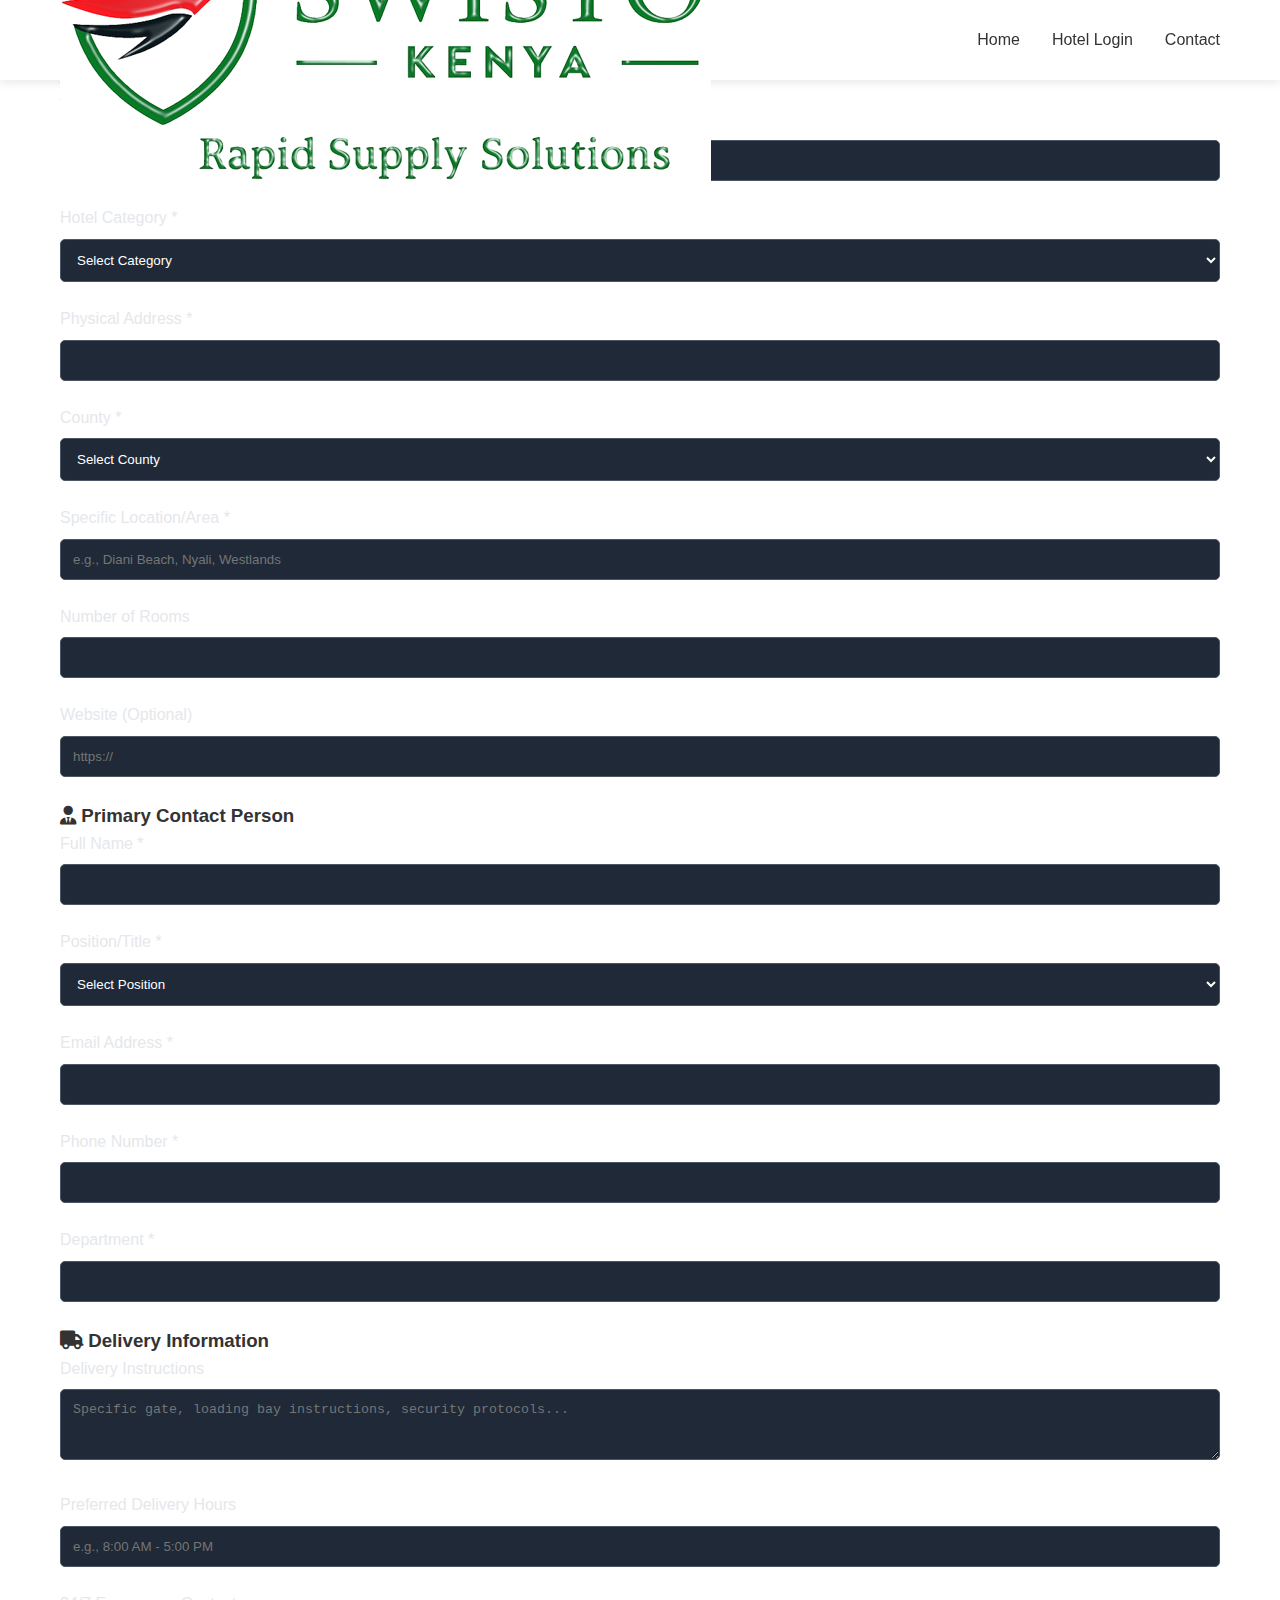
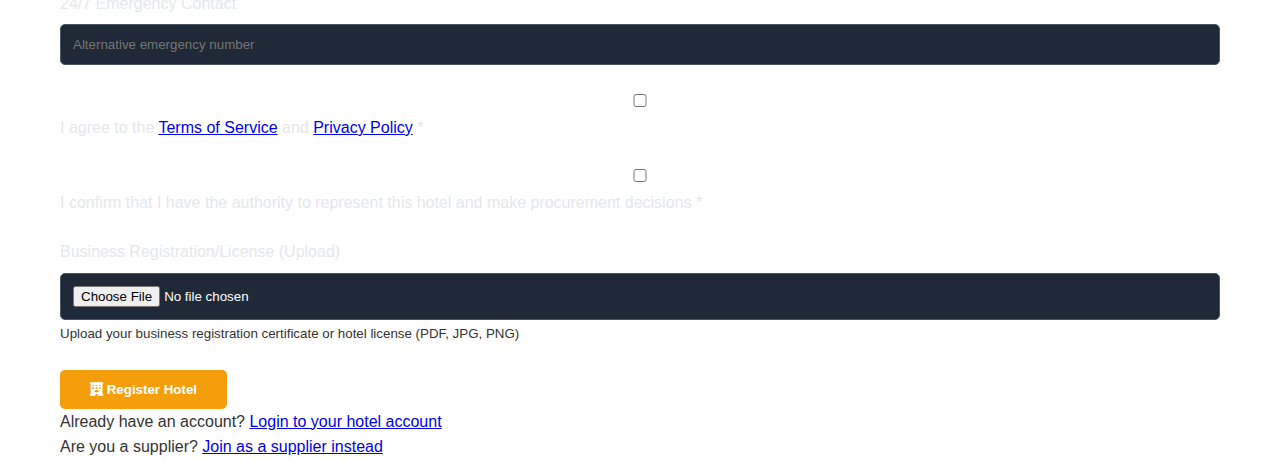
<file: hotel-register.html>
<!DOCTYPE html>
<html lang="en">
<head>
    <meta charset="UTF-8">
    <meta name="viewport" content="width=device-width, initial-scale=1.0">
    <title>Register Your Hotel - SWISTO</title>
    <link rel="stylesheet" href="style.css">
    <link href="https://cdnjs.cloudflare.com/ajax/libs/font-awesome/6.0.0/css/all.min.css" rel="stylesheet">
</head>
<body>
    <!-- Navigation -->
    <nav class="navbar">
        <div class="nav-container">
            <div class="nav-logo">
                <a href="index.html">
                    <img src="swisto-logo.png" alt="SWISTO Kenya">
                </a>
            </div>
            <div class="nav-menu">
                <a href="index.html" class="nav-link">Home</a>
                <a href="hotel-login.html" class="nav-link">Hotel Login</a>
                <a href="index.html#contact" class="nav-link">Contact</a>
            </div>
        </div>
    </nav>

    <!-- Hotel Registration Section -->
    <section class="auth-section">
        <div class="container">
            <div class="auth-container">
                <div class="auth-header">
                    <h1>Register Your Hotel</h1>
                    <p>Join SWISTO's network of premium hospitality partners</p>
                </div>

                <form class="auth-form" id="hotelRegisterForm">
                    <!-- Hotel Information -->
                    <div class="form-section">
                        <h3><i class="fas fa-hotel"></i> Hotel Information</h3>
                        
                        <div class="form-row">
                            <div class="form-group">
                                <label for="hotelName">Hotel Name *</label>
                                <input type="text" id="hotelName" name="hotelName" required>
                            </div>
                            <div class="form-group">
                                <label for="hotelCategory">Hotel Category *</label>
                                <select id="hotelCategory" name="hotelCategory" required>
                                    <option value="">Select Category</option>
                                    <option value="5-star">5-Star</option>
                                    <option value="4-star">4-Star</option>
                                    <option value="3-star">3-Star</option>
                                    <option value="boutique">Boutique Hotel</option>
                                    <option value="resort">Beach Resort</option>
                                    <option value="lodge">Lodge</option>
                                    <option value="other">Other</option>
                                </select>
                            </div>
                        </div>

                        <div class="form-group">
                            <label for="hotelAddress">Physical Address *</label>
                            <input type="text" id="hotelAddress" name="hotelAddress" required>
                        </div>

                        <div class="form-row">
                            <div class="form-group">
                                <label for="county">County *</label>
                                <select id="county" name="county" required>
                                    <option value="">Select County</option>
                                    <option value="kwale">Kwale</option>
                                    <option value="mombasa">Mombasa</option>
                                    <option value="kilifi">Kilifi</option>
                                    <option value="nairobi">Nairobi</option>
                                    <option value="other">Other</option>
                                </select>
                            </div>
                            <div class="form-group">
                                <label for="location">Specific Location/Area *</label>
                                <input type="text" id="location" name="location" placeholder="e.g., Diani Beach, Nyali, Westlands" required>
                            </div>
                        </div>

                        <div class="form-row">
                            <div class="form-group">
                                <label for="rooms">Number of Rooms</label>
                                <input type="number" id="rooms" name="rooms" min="1">
                            </div>
                            <div class="form-group">
                                <label for="website">Website (Optional)</label>
                                <input type="url" id="website" name="website" placeholder="https://">
                            </div>
                        </div>
                    </div>

                    <!-- Primary Contact Person -->
                    <div class="form-section">
                        <h3><i class="fas fa-user-tie"></i> Primary Contact Person</h3>
                        
                        <div class="form-row">
                            <div class="form-group">
                                <label for="contactName">Full Name *</label>
                                <input type="text" id="contactName" name="contactName" required>
                            </div>
                            <div class="form-group">
                                <label for="position">Position/Title *</label>
                                <select id="position" name="position" required>
                                    <option value="">Select Position</option>
                                    <option value="procurement">Procurement Manager</option>
                                    <option value="chief-engineer">Chief Engineer</option>
                                    <option value="general-manager">General Manager</option>
                                    <option value="store-manager">Store Manager</option>
                                    <option value="other">Other</option>
                                </select>
                            </div>
                        </div>

                        <div class="form-row">
                            <div class="form-group">
                                <label for="contactEmail">Email Address *</label>
                                <input type="email" id="contactEmail" name="contactEmail" required>
                            </div>
                            <div class="form-group">
                                <label for="contactPhone">Phone Number *</label>
                                <input type="tel" id="contactPhone" name="contactPhone" required>
                            </div>
                        </div>

                        <div class="form-group">
                            <label for="department">Department *</label>
                            <input type="text" id="department" name="department" required>
                        </div>
                    </div>

                    <!-- Emergency & Delivery Information -->
                    <div class="form-section">
                        <h3><i class="fas fa-truck"></i> Delivery Information</h3>
                        
                        <div class="form-group">
                            <label for="deliveryInstructions">Delivery Instructions</label>
                            <textarea id="deliveryInstructions" name="deliveryInstructions" rows="3" placeholder="Specific gate, loading bay instructions, security protocols..."></textarea>
                        </div>

                        <div class="form-row">
                            <div class="form-group">
                                <label for="deliveryHours">Preferred Delivery Hours</label>
                                <input type="text" id="deliveryHours" name="deliveryHours" placeholder="e.g., 8:00 AM - 5:00 PM">
                            </div>
                            <div class="form-group">
                                <label for="emergencyContact">24/7 Emergency Contact</label>
                                <input type="tel" id="emergencyContact" name="emergencyContact" placeholder="Alternative emergency number">
                            </div>
                        </div>
                    </div>

                    <!-- Terms and Verification -->
                    <div class="form-section">
                        <div class="form-group checkbox-group">
                            <input type="checkbox" id="agreeTerms" name="agreeTerms" required>
                            <label for="agreeTerms">
                                I agree to the <a href="#" target="_blank">Terms of Service</a> and <a href="#" target="_blank">Privacy Policy</a> *
                            </label>
                        </div>

                        <div class="form-group checkbox-group">
                            <input type="checkbox" id="confirmAuthority" name="confirmAuthority" required>
                            <label for="confirmAuthority">
                                I confirm that I have the authority to represent this hotel and make procurement decisions *
                            </label>
                        </div>

                        <div class="form-group">
                            <label for="verificationDocs">Business Registration/License (Upload)</label>
                            <input type="file" id="verificationDocs" name="verificationDocs" accept=".pdf,.jpg,.png">
                            <small>Upload your business registration certificate or hotel license (PDF, JPG, PNG)</small>
                        </div>
                    </div>

                    <button type="submit" class="btn btn-primary btn-large">
                        <i class="fas fa-hotel"></i> Register Hotel
                    </button>
                </form>

                <div class="auth-footer">
                    <p>Already have an account? <a href="hotel-login.html">Login to your hotel account</a></p>
                    <p>Are you a supplier? <a href="supplier-register.html">Join as a supplier instead</a></p>
                </div>
            </div>
        </div>
    </section>

    <script src="script.js"></script>
    <script>
        document.getElementById('hotelRegisterForm').addEventListener('submit', function(e) {
            e.preventDefault();
            
            // Basic validation
            const formData = new FormData(this);
            const data = Object.fromEntries(formData);
            
            // Here you would typically send to your backend
            console.log('Hotel Registration Data:', data);
            
            // Show success message
            alert('Thank you! Your hotel registration has been submitted for verification. We will contact you within 24 hours.');
            this.reset();
        });

        // Auto-detect location if possible
        if (navigator.geolocation) {
            navigator.geolocation.getCurrentPosition(function(position) {
                // In a real app, you'd reverse geocode here
                console.log('Location detected:', position.coords);
            });
        }
    </script>
</body>
</html>
</file>
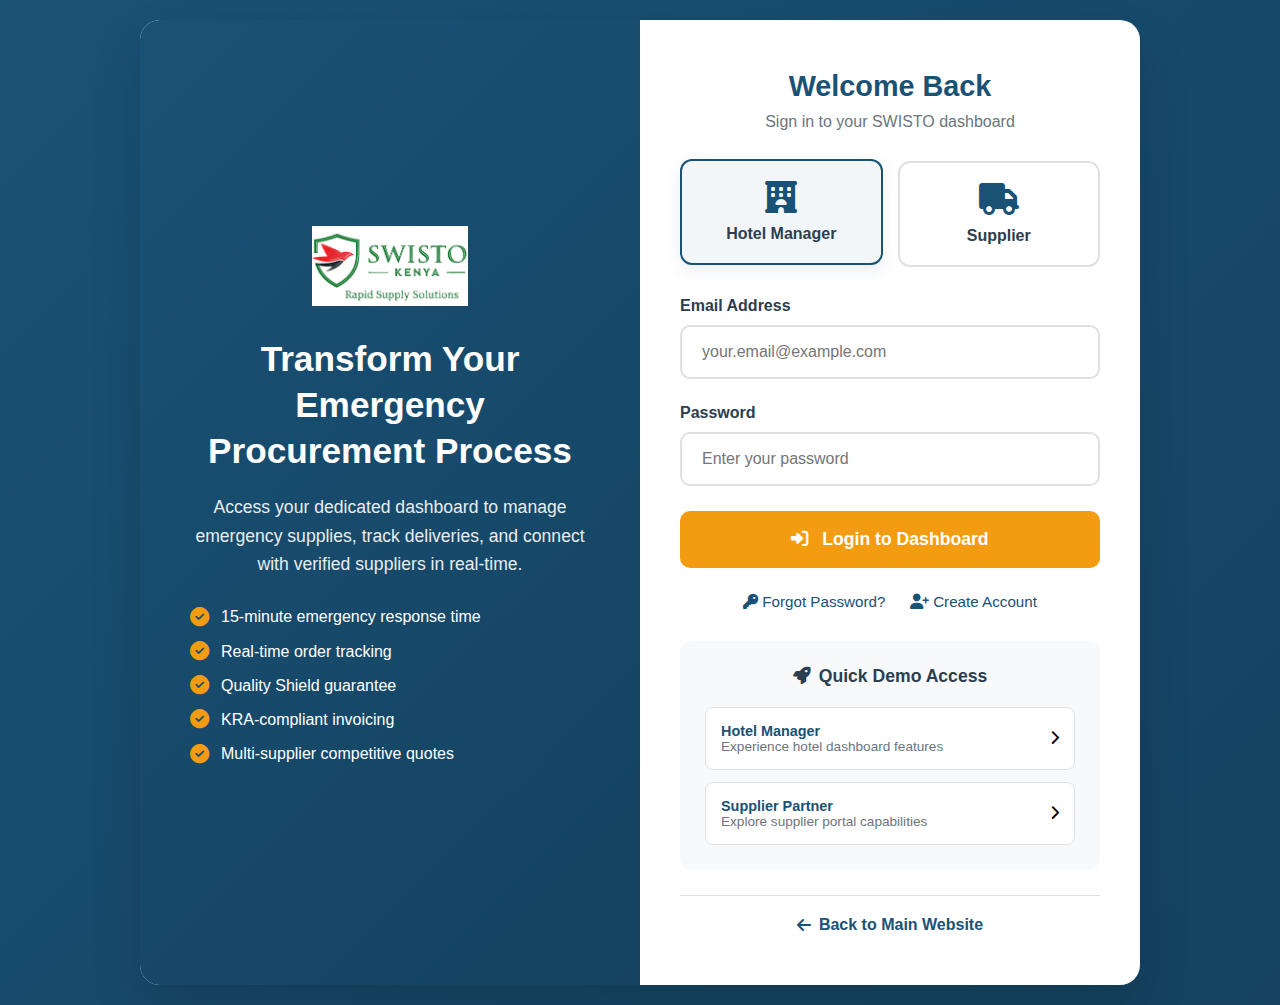
<file: login.html>
<!DOCTYPE html>
<html lang="en">
<head>
    <meta charset="UTF-8">
    <meta name="viewport" content="width=device-width, initial-scale=1.0">
    <title>SWISTO - Login to Dashboard</title>
    <link rel="stylesheet" href="https://cdnjs.cloudflare.com/ajax/libs/font-awesome/6.4.0/css/all.min.css">
    <style>
        :root {
            --primary: #1a5276;
            --primary-dark: #144260;
            --secondary: #f39c12;
            --secondary-dark: #e67e22;
            --accent: #e74c3c;
            --light: #f8f9fa;
            --dark: #2c3e50;
            --success: #27ae60;
            --gray: #6c757d;
            --transition: all 0.3s ease;
        }
        
        * {
            margin: 0;
            padding: 0;
            box-sizing: border-box;
            font-family: 'Segoe UI', Tahoma, Geneva, Verdana, sans-serif;
        }
        
        body {
            background: linear-gradient(135deg, var(--primary) 0%, var(--primary-dark) 100%);
            min-height: 100vh;
            display: flex;
            align-items: center;
            justify-content: center;
            padding: 20px;
        }
        
        .login-wrapper {
            display: grid;
            grid-template-columns: 1fr 1fr;
            max-width: 1000px;
            width: 100%;
            background: white;
            border-radius: 20px;
            box-shadow: 0 25px 50px rgba(0,0,0,0.15);
            overflow: hidden;
            min-height: 600px;
        }
        
        .login-hero {
            background: linear-gradient(135deg, var(--primary) 0%, var(--primary-dark) 100%);
            color: white;
            padding: 50px;
            display: flex;
            flex-direction: column;
            justify-content: center;
            position: relative;
            overflow: hidden;
        }
        
        .login-hero::before {
            content: '';
            position: absolute;
            top: 0;
            left: 0;
            right: 0;
            bottom: 0;
            background: url('https://images.unsplash.com/photo-1566073771259-6a8506099945?ixlib=rb-1.2.1&auto=format&fit=crop&w=1350&q=80') center/cover;
            opacity: 0.1;
        }
        
        .hero-content {
            position: relative;
            z-index: 2;
        }
        
        .logo {
            display: flex;
            align-items: center;
            margin-bottom: 30px;
            justify-content: center;
        }
        
        .logo-img {
            height: 80px;
        }
        
        .login-hero h1 {
            font-size: 2.2rem;
            margin-bottom: 20px;
            line-height: 1.3;
            text-align: center;
        }
        
        .login-hero p {
            font-size: 1.1rem;
            opacity: 0.9;
            margin-bottom: 30px;
            line-height: 1.6;
            text-align: center;
        }
        
        .hero-features {
            list-style: none;
            margin-top: 30px;
        }
        
        .hero-features li {
            margin-bottom: 15px;
            display: flex;
            align-items: center;
            font-size: 1rem;
        }
        
        .hero-features i {
            color: var(--secondary);
            margin-right: 12px;
            font-size: 1.2rem;
        }
        
        .login-container {
            padding: 50px 40px;
            display: flex;
            flex-direction: column;
            justify-content: center;
        }
        
        .login-header {
            margin-bottom: 30px;
            text-align: center;
        }
        
        .login-header h2 {
            font-size: 1.8rem;
            color: var(--primary);
            margin-bottom: 10px;
        }
        
        .login-header p {
            color: var(--gray);
            font-size: 1rem;
        }
        
        .user-type-selector {
            display: grid;
            grid-template-columns: 1fr 1fr;
            gap: 15px;
            margin-bottom: 30px;
        }
        
        .user-type-btn {
            padding: 20px 15px;
            border: 2px solid #e0e0e0;
            border-radius: 12px;
            background: white;
            cursor: pointer;
            transition: var(--transition);
            text-align: center;
        }
        
        .user-type-btn.active {
            border-color: var(--primary);
            background: rgba(26, 82, 118, 0.05);
            transform: translateY(-2px);
            box-shadow: 0 5px 15px rgba(26, 82, 118, 0.1);
        }
        
        .user-type-btn i {
            font-size: 2rem;
            color: var(--primary);
            margin-bottom: 12px;
        }
        
        .user-type-btn span {
            display: block;
            font-weight: 600;
            color: var(--dark);
            font-size: 1rem;
        }
        
        .form-group {
            margin-bottom: 25px;
        }
        
        .form-group label {
            display: block;
            margin-bottom: 10px;
            font-weight: 600;
            color: var(--dark);
            font-size: 1rem;
        }
        
        .form-group input {
            width: 100%;
            padding: 16px 20px;
            border: 2px solid #e0e0e0;
            border-radius: 10px;
            font-size: 1rem;
            transition: var(--transition);
        }
        
        .form-group input:focus {
            border-color: var(--primary);
            outline: none;
            box-shadow: 0 0 0 3px rgba(26, 82, 118, 0.1);
        }
        
        .login-btn {
            width: 100%;
            padding: 18px;
            background: var(--secondary);
            color: white;
            border: none;
            border-radius: 10px;
            font-size: 1.1rem;
            font-weight: 600;
            cursor: pointer;
            transition: var(--transition);
            margin-bottom: 25px;
        }
        
        .login-btn:hover {
            background: var(--secondary-dark);
            transform: translateY(-2px);
            box-shadow: 0 8px 20px rgba(243, 156, 18, 0.3);
        }
        
        .login-links {
            text-align: center;
            margin-bottom: 30px;
        }
        
        .login-links a {
            color: var(--primary);
            text-decoration: none;
            font-size: 0.95rem;
            transition: var(--transition);
            margin: 0 10px;
        }
        
        .login-links a:hover {
            color: var(--primary-dark);
            text-decoration: underline;
        }
        
        .demo-accounts {
            background: var(--light);
            border-radius: 12px;
            padding: 25px;
            margin-bottom: 25px;
        }
        
        .demo-accounts h3 {
            font-size: 1.1rem;
            margin-bottom: 20px;
            color: var(--dark);
            text-align: center;
        }
        
        .demo-account {
            display: flex;
            justify-content: space-between;
            align-items: center;
            margin-bottom: 12px;
            padding: 15px;
            background: white;
            border-radius: 8px;
            font-size: 0.9rem;
            cursor: pointer;
            transition: var(--transition);
            border: 1px solid #e0e0e0;
        }
        
        .demo-account:hover {
            background: #f8f9fa;
            border-color: var(--primary);
            transform: translateX(5px);
        }
        
        .demo-account:last-child {
            margin-bottom: 0;
        }
        
        .demo-account .role {
            font-weight: 600;
            color: var(--primary);
        }
        
        .demo-account .credentials {
            color: var(--gray);
            font-size: 0.85rem;
        }
        
        .back-to-home {
            text-align: center;
            padding-top: 20px;
            border-top: 1px solid #e0e0e0;
        }
        
        .back-to-home a {
            color: var(--primary);
            text-decoration: none;
            font-weight: 600;
            transition: var(--transition);
            display: inline-flex;
            align-items: center;
            gap: 8px;
        }
        
        .back-to-home a:hover {
            color: var(--primary-dark);
            gap: 12px;
        }
        
        /* Responsive Design */
        @media (max-width: 768px) {
            .login-wrapper {
                grid-template-columns: 1fr;
                max-width: 450px;
            }
            
            .login-hero {
                display: none;
            }
            
            .login-container {
                padding: 40px 30px;
            }
        }
        
        @media (max-width: 480px) {
            .login-container {
                padding: 30px 20px;
            }
            
            .user-type-btn {
                padding: 15px 10px;
            }
            
            .user-type-btn i {
                font-size: 1.5rem;
            }
        }
    </style>
</head>
<body>
    <div class="login-wrapper">
        <!-- Left Side - Hero Section -->
        <div class="login-hero">
            <div class="hero-content">
                <div class="logo">
                    <img src="swisto-logo.png" alt="SWISTO Logo" class="logo-img">
                </div>
                <h1>Transform Your Emergency Procurement Process</h1>
                <p>Access your dedicated dashboard to manage emergency supplies, track deliveries, and connect with verified suppliers in real-time.</p>
                
                <ul class="hero-features">
                    <li><i class="fas fa-check-circle"></i> 15-minute emergency response time</li>
                    <li><i class="fas fa-check-circle"></i> Real-time order tracking</li>
                    <li><i class="fas fa-check-circle"></i> Quality Shield guarantee</li>
                    <li><i class="fas fa-check-circle"></i> KRA-compliant invoicing</li>
                    <li><i class="fas fa-check-circle"></i> Multi-supplier competitive quotes</li>
                </ul>
            </div>
        </div>
        
        <!-- Right Side - Login Form -->
        <div class="login-container">
            <div class="login-header">
                <h2>Welcome Back</h2>
                <p>Sign in to your SWISTO dashboard</p>
            </div>
            
            <div class="user-type-selector">
                <div class="user-type-btn active" data-type="hotel">
                    <i class="fas fa-hotel"></i>
                    <span>Hotel Manager</span>
                </div>
                <div class="user-type-btn" data-type="supplier">
                    <i class="fas fa-truck"></i>
                    <span>Supplier</span>
                </div>
            </div>
            
            <form id="loginForm">
                <div class="form-group">
                    <label for="email">Email Address</label>
                    <input type="email" id="email" required placeholder="your.email@example.com">
                </div>
                
                <div class="form-group">
                    <label for="password">Password</label>
                    <input type="password" id="password" required placeholder="Enter your password">
                </div>
                
                <button type="submit" class="login-btn">
                    <i class="fas fa-sign-in-alt" style="margin-right: 8px;"></i>
                    Login to Dashboard
                </button>
            </form>
            
            <div class="login-links">
                <a href="forgot-password.html"><i class="fas fa-key"></i> Forgot Password?</a>
                <a href="create-account.html"><i class="fas fa-user-plus"></i> Create Account</a>
            </div>
            
            <div class="demo-accounts">
                <h3><i class="fas fa-rocket" style="margin-right: 8px;"></i>Quick Demo Access</h3>
                <div class="demo-account" data-email="hotel@swisto.demo" data-password="demo123" data-type="hotel">
                    <div>
                        <div class="role">Hotel Manager</div>
                        <div class="credentials">Experience hotel dashboard features</div>
                    </div>
                    <i class="fas fa-chevron-right"></i>
                </div>
                <div class="demo-account" data-email="supplier@swisto.demo" data-password="demo123" data-type="supplier">
                    <div>
                        <div class="role">Supplier Partner</div>
                        <div class="credentials">Explore supplier portal capabilities</div>
                    </div>
                    <i class="fas fa-chevron-right"></i>
                </div>
            </div>
            
            <div class="back-to-home">
                <a href="index.html">
                    <i class="fas fa-arrow-left"></i>
                    Back to Main Website
                </a>
            </div>
        </div>
    </div>

    <script>
        // User type selection
        const userTypeBtns = document.querySelectorAll('.user-type-btn');
        userTypeBtns.forEach(btn => {
            btn.addEventListener('click', function() {
                userTypeBtns.forEach(b => b.classList.remove('active'));
                this.classList.add('active');
            });
        });
        
        // Demo account auto-fill
        const demoAccounts = document.querySelectorAll('.demo-account');
        demoAccounts.forEach(account => {
            account.addEventListener('click', function() {
                const email = this.getAttribute('data-email');
                const password = this.getAttribute('data-password');
                const type = this.getAttribute('data-type');
                
                document.getElementById('email').value = email;
                document.getElementById('password').value = password;
                
                // Set user type
                userTypeBtns.forEach(btn => btn.classList.remove('active'));
                document.querySelector(`.user-type-btn[data-type="${type}"]`).classList.add('active');
                
                // Visual feedback
                this.style.background = 'rgba(26, 82, 118, 0.05)';
                this.style.borderColor = 'var(--primary)';
                setTimeout(() => {
                    this.style.background = '';
                    this.style.borderColor = '';
                }, 1000);
            });
        });
        
        // Login form submission
        document.getElementById('loginForm').addEventListener('submit', function(e) {
            e.preventDefault();
            
            const email = document.getElementById('email').value;
            const password = document.getElementById('password').value;
            const userType = document.querySelector('.user-type-btn.active').getAttribute('data-type');
            
            // Simple validation
            if (email && password) {
                const btn = this.querySelector('.login-btn');
                const originalText = btn.innerHTML;
                
                // Loading state
                btn.innerHTML = '<i class="fas fa-spinner fa-spin"></i> Authenticating...';
                btn.disabled = true;
                
                setTimeout(() => {
                    // Redirect to appropriate dashboard
                    if (userType === 'hotel') {
                        window.location.href = 'hotel-dashboard.html';
                    } else {
                        window.location.href = 'supplier-dashboard.html';
                    }
                }, 1500);
            }
        });
        
        // Add some interactive effects
        document.querySelectorAll('.form-group input').forEach(input => {
            input.addEventListener('focus', function() {
                this.parentElement.style.transform = 'translateY(-2px)';
            });
            
            input.addEventListener('blur', function() {
                this.parentElement.style.transform = 'translateY(0)';
            });
        });
    </script>
</body>
</html>
</file>
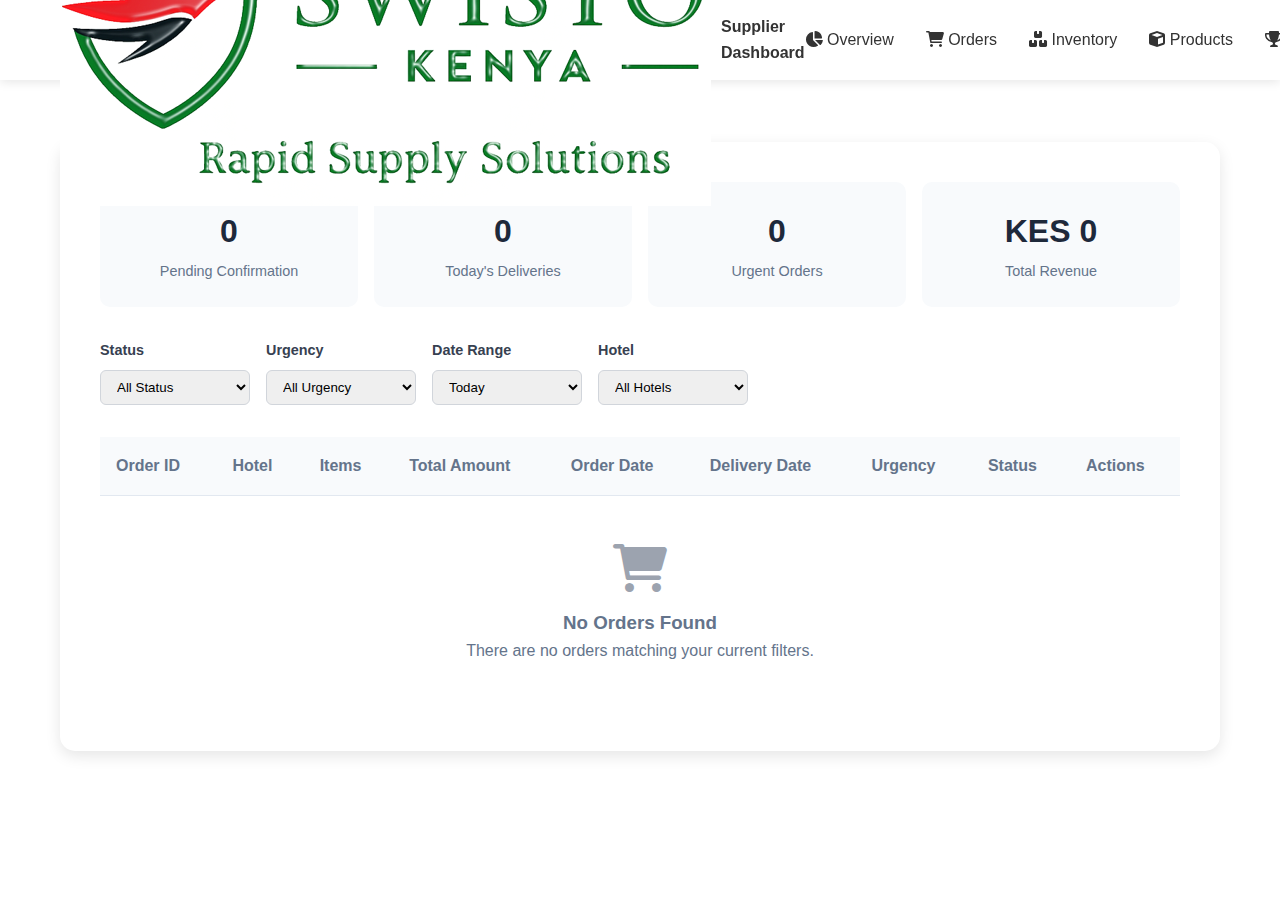
<file: orders.html>
<!DOCTYPE html>
<html lang="en">
<head>
    <meta charset="UTF-8">
    <meta name="viewport" content="width=device-width, initial-scale=1.0">
    <title>Orders Management - SWISTO Supplier Dashboard</title>
    <link rel="stylesheet" href="style.css">
    <link href="https://cdnjs.cloudflare.com/ajax/libs/font-awesome/6.0.0/css/all.min.css" rel="stylesheet">
    <style>
        .orders-container {
            background: white;
            border-radius: 15px;
            box-shadow: 0 5px 15px rgba(0,0,0,0.1);
            padding: 2.5rem;
            margin: 2rem 0;
        }

        .orders-header {
            display: flex;
            justify-content: space-between;
            align-items: center;
            margin-bottom: 2rem;
            padding-bottom: 1rem;
            border-bottom: 1px solid #E2E8F0;
        }

        .orders-filters {
            display: flex;
            gap: 1rem;
            margin-bottom: 2rem;
            flex-wrap: wrap;
        }

        .filter-group {
            display: flex;
            flex-direction: column;
            gap: 0.5rem;
        }

        .filter-group label {
            font-weight: 600;
            color: #374151;
            font-size: 0.9rem;
        }

        .filter-group select {
            padding: 8px 12px;
            border: 1px solid #D1D5DB;
            border-radius: 6px;
            min-width: 150px;
        }

        .orders-stats {
            display: grid;
            grid-template-columns: repeat(auto-fit, minmax(200px, 1fr));
            gap: 1rem;
            margin-bottom: 2rem;
        }

        .order-stat-card {
            background: #F8FAFC;
            padding: 1.5rem;
            border-radius: 10px;
            text-align: center;
            border-left: 4px solid var(--primary);
        }

        .order-stat-number {
            font-size: 2rem;
            font-weight: bold;
            color: #1E293B;
            display: block;
        }

        .order-stat-label {
            color: #64748B;
            font-size: 0.9rem;
        }

        .orders-table {
            width: 100%;
            border-collapse: collapse;
            margin-top: 1rem;
        }

        .orders-table th {
            background: #F8FAFC;
            padding: 1rem;
            text-align: left;
            color: #64748B;
            font-weight: 600;
            border-bottom: 1px solid #E2E8F0;
        }

        .orders-table td {
            padding: 1rem;
            border-bottom: 1px solid #F1F5F9;
        }

        .order-item:hover {
            background: #F8FAFC;
        }

        .order-hotel {
            font-weight: 600;
            color: #1E293B;
        }

        .order-items {
            color: #64748B;
            font-size: 0.9rem;
        }

        .order-urgency {
            padding: 0.4rem 0.8rem;
            border-radius: 12px;
            font-size: 0.75rem;
            font-weight: 600;
            text-transform: uppercase;
        }

        .urgency-normal { background: #DCFCE7; color: #166534; }
        .urgency-high { background: #FEF3C7; color: #92400E; }
        .urgency-emergency { background: #FEE2E2; color: #991B1B; }

        .order-status {
            padding: 0.5rem 1rem;
            border-radius: 20px;
            font-size: 0.8rem;
            font-weight: 600;
            text-align: center;
            display: inline-block;
        }

        .status-pending { background: #FEF3C7; color: #92400E; }
        .status-confirmed { background: #DBEAFE; color: #1E40AF; }
        .status-processing { background: #DDD6FE; color: #5B21B6; }
        .status-shipped { background: #FCE7F3; color: #9D174D; }
        .status-delivered { background: #D1FAE5; color: #065F46; }
        .status-cancelled { background: #FEE2E2; color: #991B1B; }

        .order-actions {
            display: flex;
            gap: 0.5rem;
        }

        .btn-action {
            padding: 0.5rem 1rem;
            border: none;
            border-radius: 6px;
            cursor: pointer;
            font-size: 0.8rem;
            font-weight: 600;
            display: flex;
            align-items: center;
            gap: 0.25rem;
            transition: all 0.3s ease;
        }

        .btn-confirm { 
            background: var(--secondary); 
            color: white; 
        }
        .btn-confirm:hover { 
            background: #059669;
            transform: translateY(-1px);
        }

        .btn-process { 
            background: var(--primary); 
            color: white; 
        }
        .btn-process:hover { 
            background: var(--primary-dark);
            transform: translateY(-1px);
        }

        .btn-ship { 
            background: #7C3AED; 
            color: white; 
        }
        .btn-ship:hover { 
            background: #6D28D9;
            transform: translateY(-1px);
        }

        .btn-complete { 
            background: #10B981; 
            color: white; 
        }
        .btn-complete:hover { 
            background: #059669;
            transform: translateY(-1px);
        }

        .btn-track { 
            background: #3B82F6; 
            color: white; 
        }
        .btn-track:hover { 
            background: #2563EB;
            transform: translateY(-1px);
        }

        .btn-view { 
            background: #6B7280; 
            color: white; 
        }
        .btn-view:hover { 
            background: #4B5563;
            transform: translateY(-1px);
        }

        .empty-state {
            text-align: center;
            padding: 3rem;
            color: #64748B;
        }

        .empty-state i {
            font-size: 3rem;
            margin-bottom: 1rem;
            color: #9CA3AF;
        }

        /* Order Tracking Modal */
        .order-tracking-modal {
            display: none;
            position: fixed;
            top: 0;
            left: 0;
            width: 100%;
            height: 100%;
            background: rgba(0,0,0,0.5);
            z-index: 1000;
            align-items: center;
            justify-content: center;
        }

        .order-tracking-content {
            background: white;
            border-radius: 15px;
            width: 90%;
            max-width: 600px;
            max-height: 90vh;
            overflow-y: auto;
        }

        .tracking-timeline {
            padding: 2rem;
        }

        .timeline-item {
            display: flex;
            gap: 1rem;
            margin-bottom: 2rem;
            position: relative;
        }

        .timeline-item:not(:last-child)::after {
            content: '';
            position: absolute;
            left: 20px;
            top: 40px;
            bottom: -2rem;
            width: 2px;
            background: #E5E7EB;
        }

        .timeline-icon {
            width: 40px;
            height: 40px;
            border-radius: 50%;
            display: flex;
            align-items: center;
            justify-content: center;
            flex-shrink: 0;
            z-index: 2;
        }

        .timeline-icon.pending { background: #FEF3C7; color: #92400E; }
        .timeline-icon.confirmed { background: #DBEAFE; color: #1E40AF; }
        .timeline-icon.processing { background: #DDD6FE; color: #5B21B6; }
        .timeline-icon.shipped { background: #FCE7F3; color: #9D174D; }
        .timeline-icon.delivered { background: #D1FAE5; color: #065F46; }

        .timeline-content {
            flex: 1;
        }

        .timeline-content h4 {
            margin: 0 0 0.25rem 0;
            color: #1E293B;
        }

        .timeline-content p {
            margin: 0;
            color: #64748B;
            font-size: 0.9rem;
        }

        .timeline-time {
            color: #94A3B8;
            font-size: 0.8rem;
        }

        .tracking-actions {
            display: flex;
            gap: 1rem;
            justify-content: flex-end;
            padding: 1.5rem 2rem;
            border-top: 1px solid #E2E8F0;
        }

        /* Confirmation Modal */
        .confirmation-modal {
            display: none;
            position: fixed;
            top: 0;
            left: 0;
            width: 100%;
            height: 100%;
            background: rgba(0,0,0,0.5);
            z-index: 1000;
            align-items: center;
            justify-content: center;
        }

        .confirmation-content {
            background: white;
            border-radius: 15px;
            width: 90%;
            max-width: 500px;
            padding: 2rem;
        }

        .confirmation-actions {
            display: flex;
            gap: 1rem;
            justify-content: flex-end;
            margin-top: 2rem;
        }
    </style>
</head>
<body>
    <!-- Navigation -->
    <nav class="navbar">
        <div class="nav-container">
            <div class="nav-logo">
                <img src="swisto-logo.png" alt="SWISTO Kenya">
                <span style="margin-left: 10px; font-weight: 600; color: #333;">Supplier Dashboard</span>
            </div>
            <div class="nav-menu">
                <a href="supplier-dashboard.html" class="nav-link"><i class="fas fa-chart-pie"></i> Overview</a>
                <a href="orders.html" class="nav-link active"><i class="fas fa-shopping-cart"></i> Orders</a>
                <a href="#inventory" class="nav-link"><i class="fas fa-boxes"></i> Inventory</a>
                <a href="add-product.html" class="nav-link"><i class="fas fa-cube"></i> Products</a>
                <a href="#performance" class="nav-link"><i class="fas fa-trophy"></i> Performance</a>
            </div>
            <div class="nav-user">
                <span class="user-name">Nakuru Supplies Ltd</span>
                <div class="user-avatar" style="background: var(--secondary); color: white;">
                    <i class="fas fa-building"></i>
                </div>
            </div>
        </div>
    </nav>

    <!-- Page Header -->
    <section class="page-header">
        <div class="container">
            <div class="breadcrumb">
                <a href="supplier-dashboard.html"><i class="fas fa-home"></i> Dashboard</a>
                <i class="fas fa-chevron-right"></i>
                <span>Orders Management</span>
            </div>
            <h1 style="color: #1E293B; margin-bottom: 0.5rem;">Orders Management</h1>
            <p style="color: #64748B;">Confirm, process, and track hotel orders</p>
        </div>
    </section>

    <!-- Main Content -->
    <section class="dashboard-content" style="padding: 0 0 80px;">
        <div class="container">
            <div class="orders-container">
                <!-- Orders Stats -->
                <div class="orders-stats">
                    <div class="order-stat-card">
                        <span class="order-stat-number" id="pendingOrders">0</span>
                        <span class="order-stat-label">Pending Confirmation</span>
                    </div>
                    <div class="order-stat-card">
                        <span class="order-stat-number" id="todayOrders">0</span>
                        <span class="order-stat-label">Today's Deliveries</span>
                    </div>
                    <div class="order-stat-card">
                        <span class="order-stat-number" id="urgentOrders">0</span>
                        <span class="order-stat-label">Urgent Orders</span>
                    </div>
                    <div class="order-stat-card">
                        <span class="order-stat-number" id="totalRevenue">KES 0</span>
                        <span class="order-stat-label">Total Revenue</span>
                    </div>
                </div>

                <!-- Orders Filters -->
                <div class="orders-filters">
                    <div class="filter-group">
                        <label>Status</label>
                        <select id="statusFilter">
                            <option value="all">All Status</option>
                            <option value="pending">Pending</option>
                            <option value="confirmed">Confirmed</option>
                            <option value="processing">Processing</option>
                            <option value="shipped">Shipped</option>
                            <option value="delivered">Delivered</option>
                        </select>
                    </div>
                    <div class="filter-group">
                        <label>Urgency</label>
                        <select id="urgencyFilter">
                            <option value="all">All Urgency</option>
                            <option value="normal">Normal</option>
                            <option value="high">High</option>
                            <option value="emergency">Emergency</option>
                        </select>
                    </div>
                    <div class="filter-group">
                        <label>Date Range</label>
                        <select id="dateFilter">
                            <option value="today">Today</option>
                            <option value="week">This Week</option>
                            <option value="month">This Month</option>
                            <option value="all">All Time</option>
                        </select>
                    </div>
                    <div class="filter-group">
                        <label>Hotel</label>
                        <select id="hotelFilter">
                            <option value="all">All Hotels</option>
                            <option value="serena">Serena Hotel</option>
                            <option value="safari">Safari Park Hotel</option>
                            <option value="tribe">The Tribe Hotel</option>
                            <option value="fairmont">Fairmont Norfolk</option>
                        </select>
                    </div>
                </div>

                <!-- Orders Table -->
                <div class="orders-table-container">
                    <table class="orders-table">
                        <thead>
                            <tr>
                                <th>Order ID</th>
                                <th>Hotel</th>
                                <th>Items</th>
                                <th>Total Amount</th>
                                <th>Order Date</th>
                                <th>Delivery Date</th>
                                <th>Urgency</th>
                                <th>Status</th>
                                <th>Actions</th>
                            </tr>
                        </thead>
                        <tbody id="ordersTableBody">
                            <!-- Orders will be loaded here dynamically -->
                        </tbody>
                    </table>
                </div>

                <!-- Empty State -->
                <div id="emptyState" class="empty-state" style="display: none;">
                    <i class="fas fa-shopping-cart"></i>
                    <h3>No Orders Found</h3>
                    <p>There are no orders matching your current filters.</p>
                </div>
            </div>
        </div>
    </section>

    <!-- Order Tracking Modal -->
    <div id="orderTrackingModal" class="order-tracking-modal">
        <div class="order-tracking-content">
            <div class="modal-header" style="padding: 2rem 2rem 1rem; border-bottom: 1px solid #E2E8F0; display: flex; justify-content: space-between; align-items: center;">
                <h2 style="color: #1E293B; margin: 0; display: flex; align-items: center; gap: 0.75rem;">
                    <i class="fas fa-map-marker-alt" style="color: var(--primary);"></i> Order Tracking
                </h2>
                <button class="btn-icon" onclick="closeTrackingModal()" style="background: none; border: none; font-size: 1.5rem; color: #64748B; cursor: pointer;">
                    <i class="fas fa-times"></i>
                </button>
            </div>
            <div class="tracking-timeline" id="trackingTimeline">
                <!-- Tracking timeline will be loaded here -->
            </div>
            <div class="tracking-actions">
                <button class="btn btn-outline" onclick="closeTrackingModal()">
                    Close
                </button>
                <button class="btn btn-primary" id="nextTrackingAction">
                    <!-- Next action button will be set dynamically -->
                </button>
            </div>
        </div>
    </div>

    <!-- Confirmation Modal -->
    <div id="confirmationModal" class="confirmation-modal">
        <div class="confirmation-content">
            <h3 style="color: #1E293B; margin-bottom: 1rem; display: flex; align-items: center; gap: 0.5rem;">
                <i class="fas fa-check-circle" style="color: var(--secondary);"></i> Confirm Order
            </h3>
            <p style="color: #64748B; margin-bottom: 1.5rem;" id="confirmationMessage">
                Are you sure you want to confirm this order?
            </p>
            <div class="confirmation-actions">
                <button class="btn btn-outline" onclick="closeConfirmationModal()">
                    Cancel
                </button>
                <button class="btn btn-primary" id="confirmActionButton">
                    Confirm
                </button>
            </div>
        </div>
    </div>

    <script>
        // Enhanced orders data with tracking history
        const sampleOrders = [
            {
                id: 'ORD-001',
                hotel: 'Serena Hotel',
                hotelId: 'serena',
                items: [
                    { name: 'Toilet Paper (4-ply)', quantity: 20, price: 2500, unit: 'cartons' },
                    { name: 'Bath Tissue (2-ply)', quantity: 15, price: 1800, unit: 'cartons' }
                ],
                totalAmount: 77000,
                orderDate: '2024-01-15',
                deliveryDate: '2024-01-16',
                urgency: 'high',
                status: 'pending',
                notes: 'Please deliver before 10 AM',
                contact: 'John Doe - 0712 345 678',
                tracking: [
                    { status: 'pending', message: 'Order received from hotel', timestamp: '2024-01-15T08:30:00' }
                ]
            },
            {
                id: 'ORD-002',
                hotel: 'Safari Park Hotel',
                hotelId: 'safari',
                items: [
                    { name: 'Guest Shampoo (200ml)', quantity: 50, price: 350, unit: 'bottles' },
                    { name: 'Hand Soap', quantity: 30, price: 450, unit: 'pieces' }
                ],
                totalAmount: 31000,
                orderDate: '2024-01-15',
                deliveryDate: '2024-01-17',
                urgency: 'normal',
                status: 'confirmed',
                notes: 'Ground floor reception',
                contact: 'Jane Smith - 0733 444 555',
                tracking: [
                    { status: 'pending', message: 'Order received from hotel', timestamp: '2024-01-15T09:15:00' },
                    { status: 'confirmed', message: 'Order confirmed by supplier', timestamp: '2024-01-15T10:30:00' }
                ]
            },
            {
                id: 'ORD-003',
                hotel: 'The Tribe Hotel',
                hotelId: 'tribe',
                items: [
                    { name: 'Toilet Paper (4-ply)', quantity: 10, price: 2500, unit: 'cartons' },
                    { name: 'Bath Tissue (2-ply)', quantity: 8, price: 1800, unit: 'cartons' },
                    { name: 'Guest Shampoo (200ml)', quantity: 25, price: 350, unit: 'bottles' }
                ],
                totalAmount: 41750,
                orderDate: '2024-01-14',
                deliveryDate: '2024-01-15',
                urgency: 'emergency',
                status: 'processing',
                notes: 'URGENT: Out of stock items',
                contact: 'Mike Johnson - 0722 111 222',
                tracking: [
                    { status: 'pending', message: 'Order received from hotel', timestamp: '2024-01-14T14:20:00' },
                    { status: 'confirmed', message: 'Order confirmed by supplier', timestamp: '2024-01-14T14:45:00' },
                    { status: 'processing', message: 'Items being prepared for dispatch', timestamp: '2024-01-15T08:00:00' }
                ]
            }
        ];

        let currentOrderId = null;

        // Load orders from localStorage or use sample data
        function loadOrders() {
            let orders = JSON.parse(localStorage.getItem('supplierOrders') || '[]');
            
            // If no orders in localStorage, use sample data
            if (orders.length === 0) {
                orders = sampleOrders;
                localStorage.setItem('supplierOrders', JSON.stringify(orders));
            }
            
            return orders;
        }

        // Display orders in table
        function displayOrders(orders) {
            const tbody = document.getElementById('ordersTableBody');
            const emptyState = document.getElementById('emptyState');
            
            tbody.innerHTML = '';
            
            if (orders.length === 0) {
                emptyState.style.display = 'block';
                return;
            }
            
            emptyState.style.display = 'none';
            
            orders.forEach(order => {
                const row = document.createElement('tr');
                row.className = 'order-item';
                
                // Calculate total items count
                const totalItems = order.items.reduce((sum, item) => sum + item.quantity, 0);
                
                row.innerHTML = `
                    <td>
                        <strong>${order.id}</strong>
                    </td>
                    <td>
                        <div class="order-hotel">${order.hotel}</div>
                        <small style="color: #64748B;">${order.contact}</small>
                    </td>
                    <td>
                        <div class="order-items">${totalItems} items</div>
                        <small style="color: #64748B;">${order.items[0].name} +${order.items.length - 1} more</small>
                    </td>
                    <td>
                        <strong>KES ${order.totalAmount.toLocaleString()}</strong>
                    </td>
                    <td>${formatDate(order.orderDate)}</td>
                    <td>${formatDate(order.deliveryDate)}</td>
                    <td>
                        <span class="order-urgency urgency-${order.urgency}">
                            ${order.urgency.toUpperCase()}
                        </span>
                    </td>
                    <td>
                        <span class="order-status status-${order.status}">
                            ${order.status.toUpperCase()}
                        </span>
                    </td>
                    <td>
                        <div class="order-actions">
                            <button class="btn-action btn-track" onclick="trackOrder('${order.id}')">
                                <i class="fas fa-map-marker-alt"></i> Track
                            </button>
                            ${getActionButton(order.status, order.id)}
                        </div>
                    </td>
                `;
                
                tbody.appendChild(row);
            });
        }

        function getActionButton(status, orderId) {
            switch(status) {
                case 'pending':
                    return `<button class="btn-action btn-confirm" onclick="confirmOrder('${orderId}')">
                                <i class="fas fa-check"></i> Confirm
                            </button>`;
                case 'confirmed':
                    return `<button class="btn-action btn-process" onclick="processOrder('${orderId}')">
                                <i class="fas fa-cog"></i> Process
                            </button>`;
                case 'processing':
                    return `<button class="btn-action btn-ship" onclick="shipOrder('${orderId}')">
                                <i class="fas fa-shipping-fast"></i> Ship
                            </button>`;
                case 'shipped':
                    return `<button class="btn-action btn-complete" onclick="completeOrder('${orderId}')">
                                <i class="fas fa-check-circle"></i> Complete
                            </button>`;
                default:
                    return '';
            }
        }

        function confirmOrder(orderId) {
            currentOrderId = orderId;
            const order = getOrderById(orderId);
            document.getElementById('confirmationMessage').textContent = 
                `Confirm order ${orderId} from ${order.hotel}? This will notify the hotel that their order has been received and will be processed.`;
            document.getElementById('confirmActionButton').onclick = () => updateOrderStatus(orderId, 'confirmed');
            document.getElementById('confirmationModal').style.display = 'flex';
        }

        function processOrder(orderId) {
            currentOrderId = orderId;
            const order = getOrderById(orderId);
            document.getElementById('confirmationMessage').textContent = 
                `Mark order ${orderId} as processing? This indicates items are being prepared for dispatch.`;
            document.getElementById('confirmActionButton').onclick = () => updateOrderStatus(orderId, 'processing');
            document.getElementById('confirmationModal').style.display = 'flex';
        }

        function shipOrder(orderId) {
            currentOrderId = orderId;
            const order = getOrderById(orderId);
            document.getElementById('confirmationMessage').textContent = 
                `Mark order ${orderId} as shipped? This will notify the hotel that their order is on the way.`;
            document.getElementById('confirmActionButton').onclick = () => updateOrderStatus(orderId, 'shipped');
            document.getElementById('confirmationModal').style.display = 'flex';
        }

        function completeOrder(orderId) {
            currentOrderId = orderId;
            const order = getOrderById(orderId);
            document.getElementById('confirmationMessage').textContent = 
                `Mark order ${orderId} as delivered? This will complete the order and notify the hotel.`;
            document.getElementById('confirmActionButton').onclick = () => updateOrderStatus(orderId, 'delivered');
            document.getElementById('confirmationModal').style.display = 'flex';
        }

        function updateOrderStatus(orderId, newStatus) {
            const orders = loadOrders();
            const orderIndex = orders.findIndex(order => order.id === orderId);
            
            if (orderIndex !== -1) {
                orders[orderIndex].status = newStatus;
                
                // Add tracking entry
                const trackingMessage = getTrackingMessage(newStatus);
                orders[orderIndex].tracking.push({
                    status: newStatus,
                    message: trackingMessage,
                    timestamp: new Date().toISOString()
                });
                
                localStorage.setItem('supplierOrders', JSON.stringify(orders));
                closeConfirmationModal();
                
                // Reapply filters and refresh display
                applyFilters();
                
                // Show success message
                alert(`Order ${orderId} status updated to ${newStatus}. Hotel has been notified.`);
            }
        }

        function getTrackingMessage(status) {
            const messages = {
                'confirmed': 'Order confirmed by supplier',
                'processing': 'Items being prepared for dispatch',
                'shipped': 'Order shipped and in transit',
                'delivered': 'Order delivered successfully'
            };
            return messages[status] || 'Status updated';
        }

        function trackOrder(orderId) {
            const order = getOrderById(orderId);
            if (!order) return;
            
            const timeline = document.getElementById('trackingTimeline');
            timeline.innerHTML = '';
            
            // Add tracking steps
            order.tracking.forEach((track, index) => {
                const timelineItem = document.createElement('div');
                timelineItem.className = 'timeline-item';
                
                timelineItem.innerHTML = `
                    <div class="timeline-icon ${track.status}">
                        <i class="${getTrackingIcon(track.status)}"></i>
                    </div>
                    <div class="timeline-content">
                        <h4>${getTrackingTitle(track.status)}</h4>
                        <p>${track.message}</p>
                        <div class="timeline-time">${formatDateTime(track.timestamp)}</div>
                    </div>
                `;
                
                timeline.appendChild(timelineItem);
            });
            
            // Set next action button
            const nextActionButton = document.getElementById('nextTrackingAction');
            nextActionButton.textContent = getNextActionText(order.status);
            nextActionButton.onclick = () => performNextAction(orderId, order.status);
            
            document.getElementById('orderTrackingModal').style.display = 'flex';
        }

        function getTrackingIcon(status) {
            const icons = {
                'pending': 'fas fa-clock',
                'confirmed': 'fas fa-check-circle',
                'processing': 'fas fa-cog',
                'shipped': 'fas fa-shipping-fast',
                'delivered': 'fas fa-check-double'
            };
            return icons[status] || 'fas fa-info-circle';
        }

        function getTrackingTitle(status) {
            const titles = {
                'pending': 'Order Received',
                'confirmed': 'Order Confirmed',
                'processing': 'Processing Order',
                'shipped': 'Order Shipped',
                'delivered': 'Order Delivered'
            };
            return titles[status] || 'Status Update';
        }

        function getNextActionText(status) {
            const actions = {
                'pending': 'Confirm Order',
                'confirmed': 'Process Order',
                'processing': 'Ship Order',
                'shipped': 'Mark as Delivered',
                'delivered': 'Order Completed'
            };
            return actions[status] || 'Update Status';
        }

        function performNextAction(orderId, currentStatus) {
            closeTrackingModal();
            
            switch(currentStatus) {
                case 'pending': confirmOrder(orderId); break;
                case 'confirmed': processOrder(orderId); break;
                case 'processing': shipOrder(orderId); break;
                case 'shipped': completeOrder(orderId); break;
                default: alert('Order completed'); break;
            }
        }

        function getOrderById(orderId) {
            const orders = loadOrders();
            return orders.find(order => order.id === orderId);
        }

        function closeTrackingModal() {
            document.getElementById('orderTrackingModal').style.display = 'none';
        }

        function closeConfirmationModal() {
            document.getElementById('confirmationModal').style.display = 'none';
            currentOrderId = null;
        }

        function formatDate(dateString) {
            const date = new Date(dateString);
            return date.toLocaleDateString('en-US', { 
                year: 'numeric', 
                month: 'short', 
                day: 'numeric' 
            });
        }

        function formatDateTime(dateTimeString) {
            const date = new Date(dateTimeString);
            return date.toLocaleString('en-US', { 
                month: 'short', 
                day: 'numeric',
                hour: '2-digit',
                minute: '2-digit'
            });
        }

        function updateStats(orders) {
            const today = new Date().toDateString();
            
            const pendingOrders = orders.filter(order => order.status === 'pending').length;
            const todayOrders = orders.filter(order => 
                new Date(order.deliveryDate).toDateString() === today
            ).length;
            const urgentOrders = orders.filter(order => 
                order.urgency === 'emergency' && ['pending', 'confirmed', 'processing'].includes(order.status)
            ).length;
            const totalRevenue = orders.reduce((sum, order) => sum + order.totalAmount, 0);
            
            document.getElementById('pendingOrders').textContent = pendingOrders;
            document.getElementById('todayOrders').textContent = todayOrders;
            document.getElementById('urgentOrders').textContent = urgentOrders;
            document.getElementById('totalRevenue').textContent = `KES ${totalRevenue.toLocaleString()}`;
        }

        function applyFilters() {
            const orders = loadOrders();
            const statusFilter = document.getElementById('statusFilter').value;
            const urgencyFilter = document.getElementById('urgencyFilter').value;
            const dateFilter = document.getElementById('dateFilter').value;
            const hotelFilter = document.getElementById('hotelFilter').value;
            
            let filteredOrders = orders;
            
            // Apply status filter
            if (statusFilter !== 'all') {
                filteredOrders = filteredOrders.filter(order => order.status === statusFilter);
            }
            
            // Apply urgency filter
            if (urgencyFilter !== 'all') {
                filteredOrders = filteredOrders.filter(order => order.urgency === urgencyFilter);
            }
            
            // Apply hotel filter
            if (hotelFilter !== 'all') {
                filteredOrders = filteredOrders.filter(order => order.hotelId === hotelFilter);
            }
            
            // Apply date filter
            const now = new Date();
            if (dateFilter === 'today') {
                filteredOrders = filteredOrders.filter(order => 
                    new Date(order.orderDate).toDateString() === now.toDateString()
                );
            } else if (dateFilter === 'week') {
                const weekAgo = new Date(now.getTime() - 7 * 24 * 60 * 60 * 1000);
                filteredOrders = filteredOrders.filter(order => 
                    new Date(order.orderDate) >= weekAgo
                );
            } else if (dateFilter === 'month') {
                const monthAgo = new Date(now.getTime() - 30 * 24 * 60 * 60 * 1000);
                filteredOrders = filteredOrders.filter(order => 
                    new Date(order.orderDate) >= monthAgo
                );
            }
            
            displayOrders(filteredOrders);
            updateStats(filteredOrders);
        }

        // Initialize the page
        document.addEventListener('DOMContentLoaded', function() {
            applyFilters();
            
            // Add event listeners to filters
            document.getElementById('statusFilter').addEventListener('change', applyFilters);
            document.getElementById('urgencyFilter').addEventListener('change', applyFilters);
            document.getElementById('dateFilter').addEventListener('change', applyFilters);
            document.getElementById('hotelFilter').addEventListener('change', applyFilters);
        });

        // Close modals when clicking outside
        window.onclick = function(event) {
            const trackingModal = document.getElementById('orderTrackingModal');
            const confirmationModal = document.getElementById('confirmationModal');
            
            if (event.target === trackingModal) {
                closeTrackingModal();
            }
            if (event.target === confirmationModal) {
                closeConfirmationModal();
            }
        }
    </script>
</body>
</html>
</file>
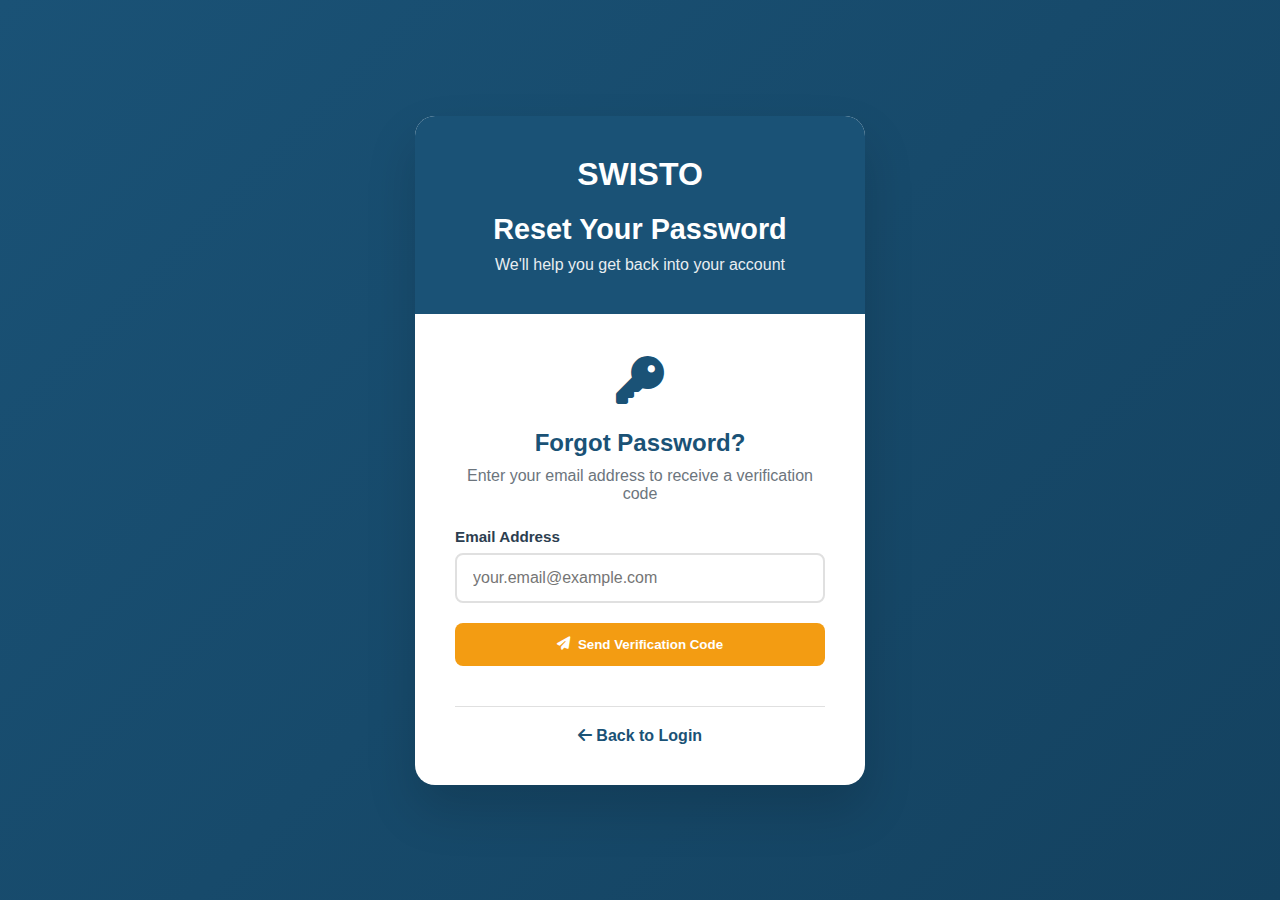
<file: reset-password.html>
<!DOCTYPE html>
<html lang="en">
<head>
    <meta charset="UTF-8">
    <meta name="viewport" content="width=device-width, initial-scale=1.0">
    <title>Reset Password - SWISTO</title>
    <link rel="stylesheet" href="https://cdnjs.cloudflare.com/ajax/libs/font-awesome/6.4.0/css/all.min.css">
    <style>
        :root {
            --primary: #1a5276;
            --primary-dark: #144260;
            --secondary: #f39c12;
            --secondary-dark: #e67e22;
            --accent: #e74c3c;
            --light: #f8f9fa;
            --dark: #2c3e50;
            --success: #27ae60;
            --gray: #6c757d;
            --transition: all 0.3s ease;
        }
        
        * {
            margin: 0;
            padding: 0;
            box-sizing: border-box;
            font-family: 'Segoe UI', Tahoma, Geneva, Verdana, sans-serif;
        }
        
        body {
            background: linear-gradient(135deg, var(--primary) 0%, var(--primary-dark) 100%);
            min-height: 100vh;
            display: flex;
            align-items: center;
            justify-content: center;
            padding: 20px;
        }
        
        .reset-wrapper {
            max-width: 450px;
            width: 100%;
            background: white;
            border-radius: 20px;
            box-shadow: 0 25px 50px rgba(0,0,0,0.15);
            overflow: hidden;
        }
        
        .reset-header {
            background: var(--primary);
            color: white;
            padding: 40px;
            text-align: center;
        }
        
        .logo {
            display: flex;
            align-items: center;
            justify-content: center;
            margin-bottom: 20px;
        }
        
        .logo-img {
            height: 60px;
        }
        
        .reset-header h1 {
            font-size: 1.8rem;
            margin-bottom: 10px;
        }
        
        .reset-header p {
            opacity: 0.9;
            font-size: 1rem;
        }
        
        .reset-container {
            padding: 40px;
        }
        
        .step {
            display: none;
        }
        
        .step.active {
            display: block;
            animation: fadeIn 0.5s ease;
        }
        
        @keyframes fadeIn {
            from { opacity: 0; transform: translateY(20px); }
            to { opacity: 1; transform: translateY(0); }
        }
        
        .step-icon {
            font-size: 3rem;
            color: var(--primary);
            margin-bottom: 20px;
            text-align: center;
        }
        
        .step h2 {
            text-align: center;
            color: var(--primary);
            margin-bottom: 10px;
        }
        
        .step p {
            text-align: center;
            color: var(--gray);
            margin-bottom: 25px;
        }
        
        .form-group {
            margin-bottom: 20px;
        }
        
        .form-group label {
            display: block;
            margin-bottom: 8px;
            font-weight: 600;
            color: var(--dark);
            font-size: 0.95rem;
        }
        
        .form-group input {
            width: 100%;
            padding: 14px 16px;
            border: 2px solid #e0e0e0;
            border-radius: 8px;
            font-size: 1rem;
            transition: var(--transition);
        }
        
        .form-group input:focus {
            border-color: var(--primary);
            outline: none;
            box-shadow: 0 0 0 3px rgba(26, 82, 118, 0.1);
        }
        
        .btn {
            width: 100%;
            padding: 14px;
            border: none;
            border-radius: 8px;
            font-weight: 600;
            cursor: pointer;
            transition: var(--transition);
            display: inline-flex;
            align-items: center;
            justify-content: center;
            gap: 8px;
            margin-bottom: 15px;
        }
        
        .btn-primary {
            background: var(--secondary);
            color: white;
        }
        
        .btn-primary:hover {
            background: var(--secondary-dark);
            transform: translateY(-2px);
        }
        
        .btn-secondary {
            background: var(--light);
            color: var(--dark);
            border: 1px solid #ddd;
        }
        
        .btn-secondary:hover {
            background: #e9ecef;
        }
        
        .back-to-login {
            text-align: center;
            margin-top: 25px;
            padding-top: 20px;
            border-top: 1px solid #e0e0e0;
        }
        
        .back-to-login a {
            color: var(--primary);
            text-decoration: none;
            font-weight: 600;
            transition: var(--transition);
        }
        
        .back-to-login a:hover {
            color: var(--primary-dark);
            text-decoration: underline;
        }
        
        .code-inputs {
            display: grid;
            grid-template-columns: repeat(6, 1fr);
            gap: 10px;
            margin-bottom: 25px;
        }
        
        .code-input {
            width: 100%;
            height: 60px;
            border: 2px solid #e0e0e0;
            border-radius: 8px;
            text-align: center;
            font-size: 1.5rem;
            font-weight: 600;
            transition: var(--transition);
        }
        
        .code-input:focus {
            border-color: var(--primary);
            outline: none;
            box-shadow: 0 0 0 3px rgba(26, 82, 118, 0.1);
        }
        
        .code-input.error {
            border-color: var(--accent);
        }
        
        .resend-link {
            text-align: center;
            margin-top: 15px;
        }
        
        .resend-link a {
            color: var(--primary);
            text-decoration: none;
            font-weight: 600;
        }
        
        .resend-link a:hover {
            text-decoration: underline;
        }
        
        .resend-link .timer {
            color: var(--gray);
            font-size: 0.9rem;
        }
        
        .error-message {
            color: var(--accent);
            font-size: 0.9rem;
            margin-top: 5px;
            text-align: center;
            display: none;
        }
    </style>
</head>
<body>
    <div class="reset-wrapper">
        <div class="reset-header">
            <div class="logo">
                <!-- Replace with your actual logo path -->
                <div style="color: white; font-size: 2rem; font-weight: bold;">SWISTO</div>
            </div>
            <h1>Reset Your Password</h1>
            <p>We'll help you get back into your account</p>
        </div>
        
        <div class="reset-container">
            <!-- Step 1: Email Entry -->
            <div class="step active" id="step1">
                <div class="step-icon">
                    <i class="fas fa-key"></i>
                </div>
                <h2>Forgot Password?</h2>
                <p>Enter your email address to receive a verification code</p>
                
                <form id="emailForm">
                    <div class="form-group">
                        <label for="email">Email Address</label>
                        <input type="email" id="email" required placeholder="your.email@example.com">
                    </div>
                    
                    <button type="submit" class="btn btn-primary">
                        <i class="fas fa-paper-plane"></i> Send Verification Code
                    </button>
                </form>
                
                <div class="back-to-login">
                    <a href="login.html"><i class="fas fa-arrow-left"></i> Back to Login</a>
                </div>
            </div>
            
            <!-- Step 2: Code Verification -->
            <div class="step" id="step2">
                <div class="step-icon">
                    <i class="fas fa-envelope"></i>
                </div>
                <h2>Check Your Email</h2>
                <p>We sent a 6-digit code to: <strong id="userEmail"></strong></p>
                
                <form id="codeForm">
                    <div class="code-inputs">
                        <input type="text" class="code-input" maxlength="1" required>
                        <input type="text" class="code-input" maxlength="1" required>
                        <input type="text" class="code-input" maxlength="1" required>
                        <input type="text" class="code-input" maxlength="1" required>
                        <input type="text" class="code-input" maxlength="1" required>
                        <input type="text" class="code-input" maxlength="1" required>
                    </div>
                    
                    <div class="error-message" id="codeError">Invalid code. Please try again.</div>
                    
                    <button type="submit" class="btn btn-primary">
                        <i class="fas fa-check"></i> Verify Code
                    </button>
                    
                    <div class="resend-link">
                        <a href="#" id="resendLink">Resend verification code</a>
                    </div>
                </form>
                
                <button class="btn btn-secondary" onclick="goToStep(1)">
                    <i class="fas fa-arrow-left"></i> Back
                </button>
            </div>
            
            <!-- Step 3: New Password -->
            <div class="step" id="step3">
                <div class="step-icon">
                    <i class="fas fa-lock"></i>
                </div>
                <h2>Create New Password</h2>
                <p>Enter your new password below</p>
                
                <form id="passwordForm">
                    <div class="form-group">
                        <label for="newPassword">New Password</label>
                        <input type="password" id="newPassword" required placeholder="Minimum 8 characters">
                    </div>
                    
                    <div class="form-group">
                        <label for="confirmPassword">Confirm Password</label>
                        <input type="password" id="confirmPassword" required placeholder="Confirm your password">
                    </div>
                    
                    <button type="submit" class="btn btn-primary">
                        <i class="fas fa-check"></i> Reset Password
                    </button>
                </form>
                
                <button class="btn btn-secondary" onclick="goToStep(2)">
                    <i class="fas fa-arrow-left"></i> Back
                </button>
            </div>
            
            <!-- Step 4: Success -->
            <div class="step" id="step4">
                <div class="step-icon">
                    <i class="fas fa-check-circle" style="color: var(--success);"></i>
                </div>
                <h2>Password Reset Successful!</h2>
                <p>Your password has been reset successfully.</p>
                
                <button class="btn btn-primary" onclick="location.href='login.html'">
                    <i class="fas fa-sign-in-alt"></i> Go to Login
                </button>
            </div>
        </div>
    </div>

    <script>
        // Simple step management
        function goToStep(stepNumber) {
            // Hide all steps
            document.querySelectorAll('.step').forEach(step => {
                step.classList.remove('active');
            });
            // Show target step
            document.getElementById(`step${stepNumber}`).classList.add('active');
        }

        // Store verification code
        let verificationCode = '123456'; // Default code for testing

        // Email form
        document.getElementById('emailForm').addEventListener('submit', function(e) {
            e.preventDefault();
            const email = document.getElementById('email').value;
            
            if (!email) {
                alert('Please enter your email address');
                return;
            }

            // Show loading
            const btn = this.querySelector('button');
            btn.innerHTML = '<i class="fas fa-spinner fa-spin"></i> Sending...';
            btn.disabled = true;

            // Simulate sending email
            setTimeout(() => {
                document.getElementById('userEmail').textContent = email;
                alert('DEMO: Verification code is: 123456'); // Show code for testing
                goToStep(2);
                btn.innerHTML = '<i class="fas fa-paper-plane"></i> Send Verification Code';
                btn.disabled = false;
            }, 1500);
        });

        // Code verification
        document.getElementById('codeForm').addEventListener('submit', function(e) {
            e.preventDefault();
            
            // Get entered code
            const inputs = document.querySelectorAll('.code-input');
            let enteredCode = '';
            inputs.forEach(input => enteredCode += input.value);

            // Validate code
            if (enteredCode !== verificationCode) {
                document.getElementById('codeError').style.display = 'block';
                return;
            }

            // Code is correct
            document.getElementById('codeError').style.display = 'none';
            goToStep(3);
        });

        // Password reset
        document.getElementById('passwordForm').addEventListener('submit', function(e) {
            e.preventDefault();
            
            const password = document.getElementById('newPassword').value;
            const confirmPassword = document.getElementById('confirmPassword').value;

            if (password !== confirmPassword) {
                alert('Passwords do not match');
                return;
            }

            if (password.length < 8) {
                alert('Password must be at least 8 characters');
                return;
            }

            // Show loading
            const btn = this.querySelector('button');
            btn.innerHTML = '<i class="fas fa-spinner fa-spin"></i> Resetting...';
            btn.disabled = true;

            setTimeout(() => {
                goToStep(4);
                btn.innerHTML = '<i class="fas fa-check"></i> Reset Password';
                btn.disabled = false;
            }, 1000);
        });

        // Resend code
        document.getElementById('resendLink').addEventListener('click', function(e) {
            e.preventDefault();
            alert('New verification code sent! Code: 123456');
        });

        // Auto-focus for code inputs
        const codeInputs = document.querySelectorAll('.code-input');
        codeInputs.forEach((input, index) => {
            input.addEventListener('input', function() {
                if (this.value.length === 1 && index < codeInputs.length - 1) {
                    codeInputs[index + 1].focus();
                }
            });
            
            input.addEventListener('keydown', function(e) {
                if (e.key === 'Backspace' && this.value.length === 0 && index > 0) {
                    codeInputs[index - 1].focus();
                }
            });
        });
    </script>
</body>
</html>
</file>
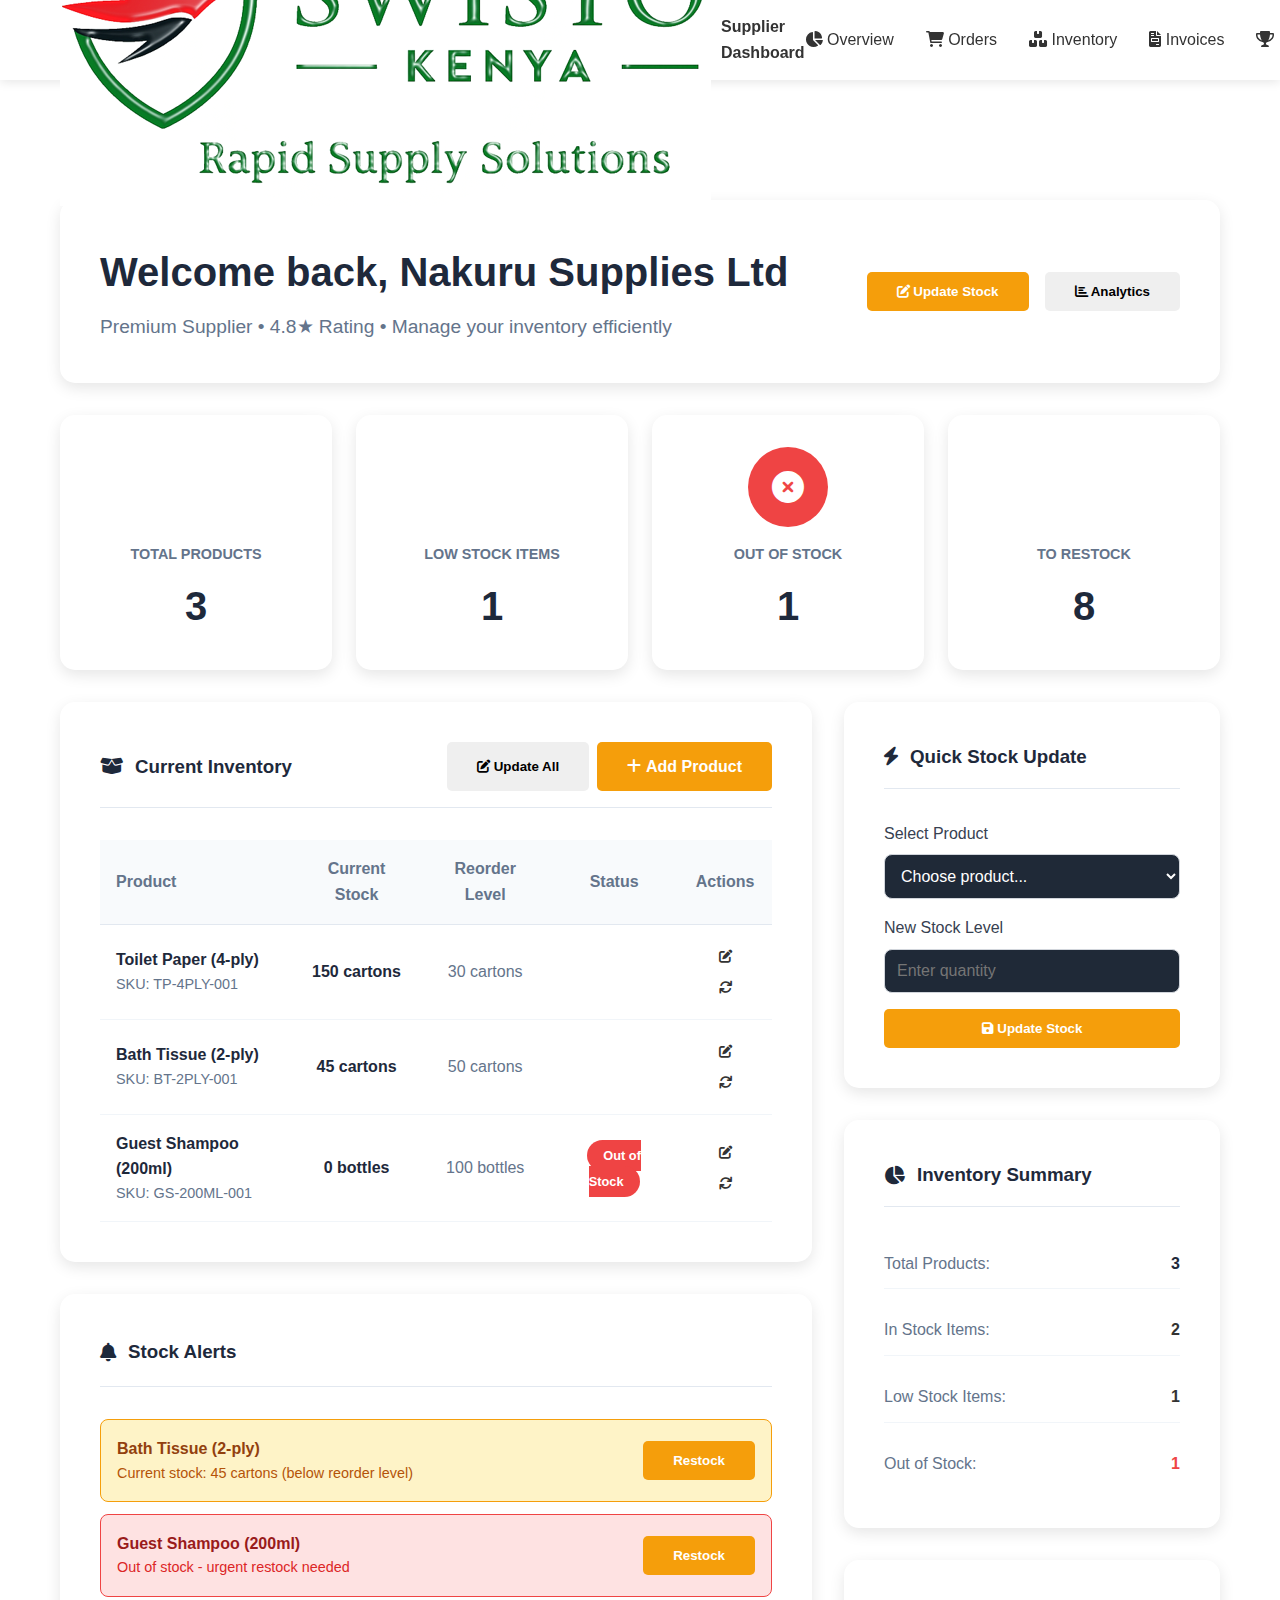
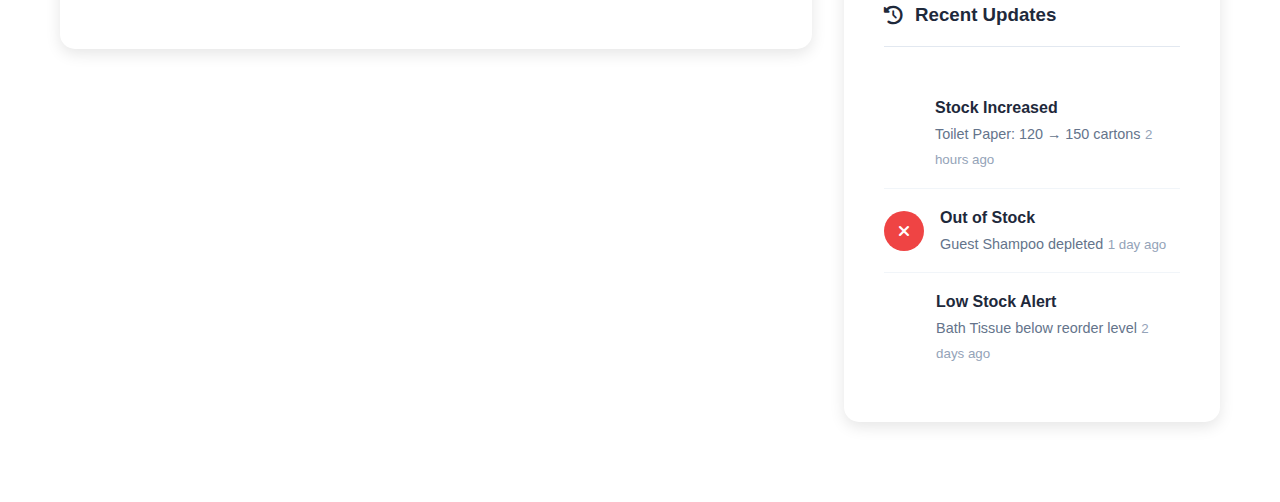
<file: supplier-dashboard.html>
<!DOCTYPE html>
<html lang="en">
<head>
    <meta charset="UTF-8">
    <meta name="viewport" content="width=device-width, initial-scale=1.0">
    <title>Supplier Dashboard - SWISTO</title>
    <link rel="stylesheet" href="style.css">
    <link href="https://cdnjs.cloudflare.com/ajax/libs/font-awesome/6.0.0/css/all.min.css" rel="stylesheet">
</head>
<body>
    <!-- Supplier Dashboard Navigation -->
    <nav class="navbar">
        <div class="nav-container">
            <div class="nav-logo">
                <img src="swisto-logo.png" alt="SWISTO Kenya">
                <span style="margin-left: 10px; font-weight: 600; color: #333;">Supplier Dashboard</span>
            </div>
            <div class="nav-menu">
                <a href="#overview" class="nav-link active"><i class="fas fa-chart-pie"></i> Overview</a>
                <a href="#orders" class="nav-link"><i class="fas fa-shopping-cart"></i> Orders</a>
                <a href="#inventory" class="nav-link"><i class="fas fa-boxes"></i> Inventory</a>
                <a href="#invoices" class="nav-link"><i class="fas fa-file-invoice"></i> Invoices</a>
                <a href="#performance" class="nav-link"><i class="fas fa-trophy"></i> Performance</a>
            </div>
            <div class="nav-user">
                <span class="user-name">Nakuru Supplies Ltd</span>
                <div class="user-avatar" style="background: var(--secondary); color: white;">
                    <i class="fas fa-building"></i>
                </div>
            </div>
            <div class="nav-toggle" id="mobile-menu">
                <span class="bar"></span>
                <span class="bar"></span>
                <span class="bar"></span>
            </div>
        </div>
    </nav>

    <!-- SUPPLIER DASHBOARD CONTENT -->
    <section class="dashboard-content" style="padding: 120px 0 80px; margin-top: 80px;">
        <div class="container">
            <!-- Dashboard Header -->
            <div class="dashboard-header-light" style="background: white; padding: 2.5rem; border-radius: 15px; box-shadow: 0 5px 15px rgba(0,0,0,0.1); margin-bottom: 2rem; display: flex; justify-content: space-between; align-items: center;">
                <div>
                    <h1 style="color: #1E293B; margin-bottom: 0.5rem; font-size: 2.5rem;">Welcome back, Nakuru Supplies Ltd</h1>
                    <p style="color: #64748B; font-size: 1.2rem; margin: 0;">Premium Supplier • 4.8★ Rating • Manage your inventory efficiently</p>
                </div>
                <div class="quick-actions-light" style="display: flex; gap: 1rem;">
                    <button class="btn btn-primary" onclick="openInventoryModal()">
                        <i class="fas fa-edit"></i> Update Stock
                    </button>
                    <button class="btn btn-outline" onclick="viewAnalytics()">
                        <i class="fas fa-chart-bar"></i> Analytics
                    </button>
                </div>
            </div>

            <!-- Inventory Overview Stats -->
            <div class="stats-grid-light" style="display: grid; grid-template-columns: repeat(auto-fit, minmax(250px, 1fr)); gap: 1.5rem; margin-bottom: 2rem;">
                <div class="stat-card-light" style="background: white; padding: 2rem; border-radius: 15px; box-shadow: 0 5px 15px rgba(0,0,0,0.1); text-align: center; transition: transform 0.3s ease;">
                    <div class="stat-icon-light" style="width: 80px; height: 80px; border-radius: 50%; background: var(--secondary); color: white; display: flex; align-items: center; justify-content: center; margin: 0 auto 1rem; font-size: 2rem;">
                        <i class="fas fa-boxes"></i>
                    </div>
                    <div class="stat-info">
                        <h3 style="color: #64748B; margin-bottom: 0.5rem; font-size: 0.9rem; text-transform: uppercase;">Total Products</h3>
                        <div class="stat-number" style="font-size: 2.5rem; font-weight: bold; color: #1E293B;" id="totalProductsCount">24</div>
                    </div>
                </div>
                <div class="stat-card-light" style="background: white; padding: 2rem; border-radius: 15px; box-shadow: 0 5px 15px rgba(0,0,0,0.1); text-align: center; transition: transform 0.3s ease;">
                    <div class="stat-icon-light" style="width: 80px; height: 80px; border-radius: 50%; background: var(--primary); color: white; display: flex; align-items: center; justify-content: center; margin: 0 auto 1rem; font-size: 2rem;">
                        <i class="fas fa-exclamation-triangle"></i>
                    </div>
                    <div class="stat-info">
                        <h3 style="color: #64748B; margin-bottom: 0.5rem; font-size: 0.9rem; text-transform: uppercase;">Low Stock Items</h3>
                        <div class="stat-number" style="font-size: 2.5rem; font-weight: bold; color: #1E293B;" id="lowStockCount">5</div>
                    </div>
                </div>
                <div class="stat-card-light" style="background: white; padding: 2rem; border-radius: 15px; box-shadow: 0 5px 15px rgba(0,0,0,0.1); text-align: center; transition: transform 0.3s ease;">
                    <div class="stat-icon-light" style="width: 80px; height: 80px; border-radius: 50%; background: #ef4444; color: white; display: flex; align-items: center; justify-content: center; margin: 0 auto 1rem; font-size: 2rem;">
                        <i class="fas fa-times-circle"></i>
                    </div>
                    <div class="stat-info">
                        <h3 style="color: #64748B; margin-bottom: 0.5rem; font-size: 0.9rem; text-transform: uppercase;">Out of Stock</h3>
                        <div class="stat-number" style="font-size: 2.5rem; font-weight: bold; color: #1E293B;" id="outOfStockCount">2</div>
                    </div>
                </div>
                <div class="stat-card-light" style="background: white; padding: 2rem; border-radius: 15px; box-shadow: 0 5px 15px rgba(0,0,0,0.1); text-align: center; transition: transform 0.3s ease;">
                    <div class="stat-icon-light" style="width: 80px; height: 80px; border-radius: 50%; background: var(--accent); color: white; display: flex; align-items: center; justify-content: center; margin: 0 auto 1rem; font-size: 2rem;">
                        <i class="fas fa-sync-alt"></i>
                    </div>
                    <div class="stat-info">
                        <h3 style="color: #64748B; margin-bottom: 0.5rem; font-size: 0.9rem; text-transform: uppercase;">To Restock</h3>
                        <div class="stat-number" style="font-size: 2.5rem; font-weight: bold; color: #1E293B;">8</div>
                    </div>
                </div>
            </div>

            <!-- Main Dashboard Content -->
            <div class="dashboard-main-light" style="display: grid; grid-template-columns: 2fr 1fr; gap: 2rem;">
                <!-- Left Column - Main Content -->
                <div class="dashboard-column">
                    <!-- Current Inventory Card -->
                    <div class="dashboard-card-light" style="background: white; padding: 2.5rem; border-radius: 15px; box-shadow: 0 5px 15px rgba(0,0,0,0.1); margin-bottom: 2rem;">
                        <div class="card-header-light" style="display: flex; justify-content: space-between; align-items: center; margin-bottom: 2rem; padding-bottom: 1rem; border-bottom: 1px solid #E2E8F0;">
                            <h3 style="color: #1E293B; display: flex; align-items: center; gap: 0.75rem; margin: 0;">
                                <i class="fas fa-box-open" style="color: var(--primary);"></i> Current Inventory
                            </h3>
                            <div style="display: flex; gap: 0.5rem;">
                                <button class="btn btn-outline btn-small" onclick="openInventoryModal()">
                                    <i class="fas fa-edit"></i> Update All
                                </button>
                                <a href="add-product.html" class="btn btn-primary btn-small">
                                    <i class="fas fa-plus"></i> Add Product
                                </a>
                            </div>
                        </div>
                        
                        <!-- Inventory Table -->
                        <div class="inventory-table-container">
                            <table class="inventory-table" style="width: 100%; border-collapse: collapse;">
                                <thead>
                                    <tr style="background: #F8FAFC;">
                                        <th style="padding: 1rem; text-align: left; color: #64748B; font-weight: 600; border-bottom: 1px solid #E2E8F0;">Product</th>
                                        <th style="padding: 1rem; text-align: center; color: #64748B; font-weight: 600; border-bottom: 1px solid #E2E8F0;">Current Stock</th>
                                        <th style="padding: 1rem; text-align: center; color: #64748B; font-weight: 600; border-bottom: 1px solid #E2E8F0;">Reorder Level</th>
                                        <th style="padding: 1rem; text-align: center; color: #64748B; font-weight: 600; border-bottom: 1px solid #E2E8F0;">Status</th>
                                        <th style="padding: 1rem; text-align: center; color: #64748B; font-weight: 600; border-bottom: 1px solid #E2E8F0;">Actions</th>
                                    </tr>
                                </thead>
                                <tbody id="inventoryTableBody">
                                    <!-- Demo rows will remain, new products will be added here -->
                                    <tr style="border-bottom: 1px solid #F1F5F9;">
                                        <td style="padding: 1rem;">
                                            <strong style="color: #1E293B;">Toilet Paper (4-ply)</strong>
                                            <div style="color: #64748B; font-size: 0.9rem;">SKU: TP-4PLY-001</div>
                                        </td>
                                        <td style="padding: 1rem; text-align: center;">
                                            <span style="font-weight: 600; color: #1E293B;">150 cartons</span>
                                        </td>
                                        <td style="padding: 1rem; text-align: center;">
                                            <span style="color: #64748B;">30 cartons</span>
                                        </td>
                                        <td style="padding: 1rem; text-align: center;">
                                            <span class="stock-status in-stock" style="background: var(--secondary); color: white; padding: 0.5rem 1rem; border-radius: 20px; font-size: 0.8rem; font-weight: 600;">In Stock</span>
                                        </td>
                                        <td style="padding: 1rem; text-align: center;">
                                            <button class="btn-icon" onclick="editProduct('TP-4PLY-001')" title="Edit">
                                                <i class="fas fa-edit"></i>
                                            </button>
                                            <button class="btn-icon" onclick="updateStock('TP-4PLY-001')" title="Update Stock">
                                                <i class="fas fa-sync"></i>
                                            </button>
                                        </td>
                                    </tr>
                                    <tr style="border-bottom: 1px solid #F1F5F9;">
                                        <td style="padding: 1rem;">
                                            <strong style="color: #1E293B;">Bath Tissue (2-ply)</strong>
                                            <div style="color: #64748B; font-size: 0.9rem;">SKU: BT-2PLY-001</div>
                                        </td>
                                        <td style="padding: 1rem; text-align: center;">
                                            <span style="font-weight: 600; color: #1E293B;">45 cartons</span>
                                        </td>
                                        <td style="padding: 1rem; text-align: center;">
                                            <span style="color: #64748B;">50 cartons</span>
                                        </td>
                                        <td style="padding: 1rem; text-align: center;">
                                            <span class="stock-status low-stock" style="background: var(--accent); color: white; padding: 0.5rem 1rem; border-radius: 20px; font-size: 0.8rem; font-weight: 600;">Low Stock</span>
                                        </td>
                                        <td style="padding: 1rem; text-align: center;">
                                            <button class="btn-icon" onclick="editProduct('BT-2PLY-001')" title="Edit">
                                                <i class="fas fa-edit"></i>
                                            </button>
                                            <button class="btn-icon" onclick="updateStock('BT-2PLY-001')" title="Update Stock">
                                                <i class="fas fa-sync"></i>
                                            </button>
                                        </td>
                                    </tr>
                                    <tr style="border-bottom: 1px solid #F1F5F9;">
                                        <td style="padding: 1rem;">
                                            <strong style="color: #1E293B;">Guest Shampoo (200ml)</strong>
                                            <div style="color: #64748B; font-size: 0.9rem;">SKU: GS-200ML-001</div>
                                        </td>
                                        <td style="padding: 1rem; text-align: center;">
                                            <span style="font-weight: 600; color: #1E293B;">0 bottles</span>
                                        </td>
                                        <td style="padding: 1rem; text-align: center;">
                                            <span style="color: #64748B;">100 bottles</span>
                                        </td>
                                        <td style="padding: 1rem; text-align: center;">
                                            <span class="stock-status out-of-stock" style="background: #ef4444; color: white; padding: 0.5rem 1rem; border-radius: 20px; font-size: 0.8rem; font-weight: 600;">Out of Stock</span>
                                        </td>
                                        <td style="padding: 1rem; text-align: center;">
                                            <button class="btn-icon" onclick="editProduct('GS-200ML-001')" title="Edit">
                                                <i class="fas fa-edit"></i>
                                            </button>
                                            <button class="btn-icon" onclick="updateStock('GS-200ML-001')" title="Update Stock">
                                                <i class="fas fa-sync"></i>
                                            </button>
                                        </td>
                                    </tr>
                                </tbody>
                            </table>
                        </div>
                    </div>

                    <!-- Low Stock Alerts -->
                    <div class="dashboard-card-light" style="background: white; padding: 2.5rem; border-radius: 15px; box-shadow: 0 5px 15px rgba(0,0,0,0.1);">
                        <div class="card-header-light" style="display: flex; justify-content: space-between; align-items: center; margin-bottom: 2rem; padding-bottom: 1rem; border-bottom: 1px solid #E2E8F0;">
                            <h3 style="color: #1E293B; display: flex; align-items: center; gap: 0.75rem; margin: 0;">
                                <i class="fas fa-bell" style="color: var(--accent);"></i> Stock Alerts
                            </h3>
                            <span class="badge" style="background: var(--accent); color: white; padding: 0.5rem 1rem; border-radius: 20px; font-size: 0.8rem; font-weight: 600;" id="alertsCount">5 Items Need Attention</span>
                        </div>
                        
                        <div class="alerts-list" id="alertsList">
                            <div class="alert-item" style="display: flex; justify-content: space-between; align-items: center; padding: 1rem; background: #FEF3C7; border: 1px solid #F59E0B; border-radius: 8px; margin-bottom: 0.75rem;">
                                <div>
                                    <strong style="color: #92400E;">Bath Tissue (2-ply)</strong>
                                    <div style="color: #B45309; font-size: 0.9rem;">Current stock: 45 cartons (below reorder level)</div>
                                </div>
                                <button class="btn btn-primary btn-small" onclick="updateStock('BT-2PLY-001')">
                                    Restock
                                </button>
                            </div>
                            <div class="alert-item" style="display: flex; justify-content: space-between; align-items: center; padding: 1rem; background: #FEE2E2; border: 1px solid #EF4444; border-radius: 8px; margin-bottom: 0.75rem;">
                                <div>
                                    <strong style="color: #991B1B;">Guest Shampoo (200ml)</strong>
                                    <div style="color: #DC2626; font-size: 0.9rem;">Out of stock - urgent restock needed</div>
                                </div>
                                <button class="btn btn-primary btn-small" onclick="updateStock('GS-200ML-001')">
                                    Restock
                                </button>
                            </div>
                        </div>
                    </div>
                </div>

                <!-- Right Column - Sidebar -->
                <div class="dashboard-column">
                    <!-- Quick Stock Update -->
                    <div class="dashboard-card-light" style="background: white; padding: 2.5rem; border-radius: 15px; box-shadow: 0 5px 15px rgba(0,0,0,0.1); margin-bottom: 2rem;">
                        <div class="card-header-light" style="display: flex; justify-content: space-between; align-items: center; margin-bottom: 2rem; padding-bottom: 1rem; border-bottom: 1px solid #E2E8F0;">
                            <h3 style="color: #1E293B; display: flex; align-items: center; gap: 0.75rem; margin: 0;">
                                <i class="fas fa-bolt" style="color: var(--primary);"></i> Quick Stock Update
                            </h3>
                        </div>
                        
                        <div class="quick-update-form">
                            <div class="form-group" style="margin-bottom: 1rem;">
                                <label style="display: block; margin-bottom: 0.5rem; color: #374151; font-weight: 500;">Select Product</label>
                                <select id="quickUpdateSelect" style="width: 100%; padding: 12px; border: 1px solid #D1D5DB; border-radius: 8px; font-size: 1rem;">
                                    <option value="">Choose product...</option>
                                    <option value="TP-4PLY-001">Toilet Paper (4-ply)</option>
                                    <option value="BT-2PLY-001">Bath Tissue (2-ply)</option>
                                    <option value="GS-200ML-001">Guest Shampoo (200ml)</option>
                                </select>
                            </div>
                            
                            <div class="form-group" style="margin-bottom: 1rem;">
                                <label style="display: block; margin-bottom: 0.5rem; color: #374151; font-weight: 500;">New Stock Level</label>
                                <input type="number" id="quickUpdateQuantity" placeholder="Enter quantity" style="width: 100%; padding: 12px; border: 1px solid #D1D5DB; border-radius: 8px; font-size: 1rem;">
                            </div>
                            
                            <button class="btn btn-primary" style="width: 100%;" onclick="quickUpdateStock()">
                                <i class="fas fa-save"></i> Update Stock
                            </button>
                        </div>
                    </div>

                    <!-- Inventory Summary -->
                    <div class="dashboard-card-light" style="background: white; padding: 2.5rem; border-radius: 15px; box-shadow: 0 5px 15px rgba(0,0,0,0.1); margin-bottom: 2rem;">
                        <div class="card-header-light" style="display: flex; justify-content: space-between; align-items: center; margin-bottom: 2rem; padding-bottom: 1rem; border-bottom: 1px solid #E2E8F0;">
                            <h3 style="color: #1E293B; display: flex; align-items: center; gap: 0.75rem; margin: 0;">
                                <i class="fas fa-chart-pie" style="color: var(--primary);"></i> Inventory Summary
                            </h3>
                        </div>
                        <div class="inventory-summary">
                            <div style="display: flex; flex-direction: column; gap: 1rem;">
                                <div style="display: flex; justify-content: space-between; align-items: center; padding: 0.75rem 0; border-bottom: 1px solid #F1F5F9;">
                                    <span style="color: #64748B;">Total Products:</span>
                                    <strong style="color: #1E293B;" id="summaryTotal">24</strong>
                                </div>
                                <div style="display: flex; justify-content: space-between; align-items: center; padding: 0.75rem 0; border-bottom: 1px solid #F1F5F9;">
                                    <span style="color: #64748B;">In Stock Items:</span>
                                    <strong style="color: var(--secondary);" id="summaryInStock">17</strong>
                                </div>
                                <div style="display: flex; justify-content: space-between; align-items: center; padding: 0.75rem 0; border-bottom: 1px solid #F1F5F9;">
                                    <span style="color: #64748B;">Low Stock Items:</span>
                                    <strong style="color: var(--accent);" id="summaryLowStock">5</strong>
                                </div>
                                <div style="display: flex; justify-content: space-between; align-items: center; padding: 0.75rem 0;">
                                    <span style="color: #64748B;">Out of Stock:</span>
                                    <strong style="color: #ef4444;" id="summaryOutOfStock">2</strong>
                                </div>
                            </div>
                        </div>
                    </div>

                    <!-- Recent Stock Updates -->
                    <div class="dashboard-card-light" style="background: white; padding: 2.5rem; border-radius: 15px; box-shadow: 0 5px 15px rgba(0,0,0,0.1);">
                        <div class="card-header-light" style="display: flex; justify-content: space-between; align-items: center; margin-bottom: 2rem; padding-bottom: 1rem; border-bottom: 1px solid #E2E8F0;">
                            <h3 style="color: #1E293B; display: flex; align-items: center; gap: 0.75rem; margin: 0;">
                                <i class="fas fa-history" style="color: var(--primary);"></i> Recent Updates
                            </h3>
                        </div>
                        <div class="activity-list">
                            <div class="activity-item" style="display: flex; align-items: center; gap: 1rem; padding: 1rem 0; border-bottom: 1px solid #F1F5F9;">
                                <div class="activity-icon" style="width: 40px; height: 40px; border-radius: 50%; background: var(--secondary); color: white; display: flex; align-items: center; justify-content: center;">
                                    <i class="fas fa-arrow-up"></i>
                                </div>
                                <div>
                                    <strong style="color: #1E293B; display: block;">Stock Increased</strong>
                                    <span style="color: #64748B; font-size: 0.9rem;">Toilet Paper: 120 → 150 cartons</span>
                                    <small style="color: #94A3B8;">2 hours ago</small>
                                </div>
                            </div>
                            <div class="activity-item" style="display: flex; align-items: center; gap: 1rem; padding: 1rem 0; border-bottom: 1px solid #F1F5F9;">
                                <div class="activity-icon" style="width: 40px; height: 40px; border-radius: 50%; background: #ef4444; color: white; display: flex; align-items: center; justify-content: center;">
                                    <i class="fas fa-times"></i>
                                </div>
                                <div>
                                    <strong style="color: #1E293B; display: block;">Out of Stock</strong>
                                    <span style="color: #64748B; font-size: 0.9rem;">Guest Shampoo depleted</span>
                                    <small style="color: #94A3B8;">1 day ago</small>
                                </div>
                            </div>
                            <div class="activity-item" style="display: flex; align-items: center; gap: 1rem; padding: 1rem 0;">
                                <div class="activity-icon" style="width: 40px; height: 40px; border-radius: 50%; background: var(--accent); color: white; display: flex; align-items: center; justify-content: center;">
                                    <i class="fas fa-exclamation"></i>
                                </div>
                                <div>
                                    <strong style="color: #1E293B; display: block;">Low Stock Alert</strong>
                                    <span style="color: #64748B; font-size: 0.9rem;">Bath Tissue below reorder level</span>
                                    <small style="color: #94A3B8;">2 days ago</small>
                                </div>
                            </div>
                        </div>
                    </div>
                </div>
            </div>
        </div>
    </section>

    <!-- Inventory Management Modal -->
    <div id="inventoryModal" class="modal" style="display: none; position: fixed; top: 0; left: 0; width: 100%; height: 100%; background: rgba(0,0,0,0.5); z-index: 1000; align-items: center; justify-content: center;">
        <div class="modal-content" style="background: white; border-radius: 15px; width: 90%; max-width: 800px; max-height: 90vh; overflow-y: auto;">
            <div class="modal-header" style="padding: 2rem 2rem 1rem; border-bottom: 1px solid #E2E8F0; display: flex; justify-content: space-between; align-items: center;">
                <h2 style="color: #1E293B; margin: 0; display: flex; align-items: center; gap: 0.75rem;">
                    <i class="fas fa-boxes" style="color: var(--primary);"></i> Inventory Management
                </h2>
                <button class="btn-icon" onclick="closeInventoryModal()" style="background: none; border: none; font-size: 1.5rem; color: #64748B; cursor: pointer;">
                    <i class="fas fa-times"></i>
                </button>
            </div>
            
            <div class="modal-body" style="padding: 2rem;">
                <!-- Bulk Update Section -->
                <div class="bulk-update-section" style="margin-bottom: 2rem;">
                    <h3 style="color: #1E293B; margin-bottom: 1.5rem; display: flex; align-items: center; gap: 0.5rem;">
                        <i class="fas fa-sync-alt"></i> Bulk Stock Update
                    </h3>
                    
                    <div class="bulk-update-form">
                        <div style="display: grid; grid-template-columns: 2fr 1fr 1fr auto; gap: 1rem; align-items: end; margin-bottom: 1rem;">
                            <div>
                                <label style="display: block; margin-bottom: 0.5rem; color: #374151; font-weight: 500;">Product</label>
                                <select id="bulkUpdateSelect" style="width: 100%; padding: 12px; border: 1px solid #D1D5DB; border-radius: 8px; font-size: 1rem;">
                                    <option value="">Select product...</option>
                                    <option value="TP-4PLY-001">Toilet Paper (4-ply)</option>
                                    <option value="BT-2PLY-001">Bath Tissue (2-ply)</option>
                                    <option value="GS-200ML-001">Guest Shampoo (200ml)</option>
                                </select>
                            </div>
                            <div>
                                <label style="display: block; margin-bottom: 0.5rem; color: #374151; font-weight: 500;">Current Stock</label>
                                <input type="text" id="bulkCurrentStock" value="150 cartons" readonly style="width: 100%; padding: 12px; border: 1px solid #D1D5DB; border-radius: 8px; font-size: 1rem; background: #F8FAFC;">
                            </div>
                            <div>
                                <label style="display: block; margin-bottom: 0.5rem; color: #374151; font-weight: 500;">New Stock</label>
                                <input type="number" id="bulkNewStock" placeholder="Enter quantity" style="width: 100%; padding: 12px; border: 1px solid #D1D5DB; border-radius: 8px; font-size: 1rem;">
                            </div>
                            <div>
                                <button class="btn btn-primary" onclick="addToBulkQueue()" style="white-space: nowrap;">
                                    <i class="fas fa-plus"></i> Add
                                </button>
                            </div>
                        </div>
                    </div>
                </div>

                <!-- Update Queue -->
                <div class="update-queue" style="margin-bottom: 2rem;">
                    <h4 style="color: #1E293B; margin-bottom: 1rem;">Pending Updates</h4>
                    <div class="queue-list" id="bulkQueueList">
                        <!-- Queue items will be added here dynamically -->
                    </div>
                </div>

                <!-- Import/Export Section -->
                <div class="import-export-section">
                    <h3 style="color: #1E293B; margin-bottom: 1.5rem; display: flex; align-items: center; gap: 0.5rem;">
                        <i class="fas fa-file-export"></i> Import & Export
                    </h3>
                    
                    <div style="display: grid; grid-template-columns: 1fr 1fr; gap: 1rem;">
                        <div>
                            <h4 style="color: #1E293B; margin-bottom: 1rem;">Export Data</h4>
                            <div style="display: flex; flex-direction: column; gap: 1rem;">
                                <button class="btn btn-outline" style="width: 100%; justify-content: center;">
                                    <i class="fas fa-download"></i> Export Inventory (CSV)
                                </button>
                                <button class="btn btn-outline" style="width: 100%; justify-content: center;">
                                    <i class="fas fa-file-pdf"></i> Export Stock Report
                                </button>
                            </div>
                        </div>
                        
                        <div>
                            <h4 style="color: #1E293B; margin-bottom: 1rem;">Import Updates</h4>
                            <div style="display: flex; flex-direction: column; gap: 1rem;">
                                <button class="btn btn-outline" style="width: 100%; justify-content: center;">
                                    <i class="fas fa-upload"></i> Import Stock Update
                                </button>
                                <button class="btn btn-outline" style="width: 100%; justify-content: center;">
                                    <i class="fas fa-file-excel"></i> Download Template
                                </button>
                            </div>
                        </div>
                    </div>
                </div>
            </div>
            
            <div class="modal-footer" style="padding: 1rem 2rem 2rem; border-top: 1px solid #E2E8F0; display: flex; justify-content: flex-end; gap: 1rem;">
                <button class="btn btn-outline" onclick="closeInventoryModal()">
                    Cancel
                </button>
                <button class="btn btn-primary" onclick="saveInventoryUpdates()">
                    <i class="fas fa-save"></i> Save All Changes
                </button>
            </div>
        </div>
    </div>

    <script>
        // Inventory Management Functions
        function openInventoryModal() {
            document.getElementById('inventoryModal').style.display = 'flex';
            updateBulkUpdateDropdown();
        }

        function closeInventoryModal() {
            document.getElementById('inventoryModal').style.display = 'none';
        }

        function saveInventoryUpdates() {
            alert('Saving all inventory updates...');
            closeInventoryModal();
            // In real implementation, this would save to database
        }

        function addNewProduct() {
            window.location.href = 'add-product.html';
        }

        function editProduct(sku) {
            alert(`Editing product: ${sku}`);
            // In real implementation, this would open edit form for specific product
        }

        function updateStock(sku) {
            alert(`Updating stock for: ${sku}`);
            openInventoryModal();
            // In real implementation, this would pre-fill the modal with product data
        }

        function quickUpdateStock() {
            const productSelect = document.getElementById('quickUpdateSelect');
            const quantityInput = document.getElementById('quickUpdateQuantity');
            
            if (productSelect.value && quantityInput.value) {
                alert(`Quick stock update: ${productSelect.value} → ${quantityInput.value}`);
                // In real implementation, this would update the stock via AJAX
                quantityInput.value = '';
            } else {
                alert('Please select a product and enter quantity');
            }
        }

        function viewAnalytics() {
            alert('Opening inventory analytics...');
        }

        // Close modal when clicking outside
        window.onclick = function(event) {
            const modal = document.getElementById('inventoryModal');
            if (event.target === modal) {
                closeInventoryModal();
            }
        }

        // Add hover effects
        document.addEventListener('DOMContentLoaded', function() {
            // Stat cards hover
            const statCards = document.querySelectorAll('.stat-card-light');
            statCards.forEach(card => {
                card.addEventListener('mouseenter', function() {
                    this.style.transform = 'translateY(-5px)';
                });
                card.addEventListener('mouseleave', function() {
                    this.style.transform = 'translateY(0)';
                });
            });

            // Table row hover
            const tableRows = document.querySelectorAll('.inventory-table tbody tr');
            tableRows.forEach(row => {
                row.addEventListener('mouseenter', function() {
                    this.style.backgroundColor = '#F8FAFC';
                });
                row.addEventListener('mouseleave', function() {
                    this.style.backgroundColor = '';
                });
            });

            // Load products when page loads
            loadProductsIntoTable();
            updateStatsCounters();
            updateQuickStockDropdown();
        });

        // PRODUCT MANAGEMENT FUNCTIONS
        function loadProductsIntoTable() {
            const products = JSON.parse(localStorage.getItem('supplierProducts') || '[]');
            const inventoryTable = document.getElementById('inventoryTableBody');
            
            if (!inventoryTable || products.length === 0) return;
            
            // Add each product to the table (before the demo rows)
            products.forEach(product => {
                const stockStatus = getStockStatus(product.currentStock, product.reorderLevel);
                const statusClass = getStatusClass(stockStatus);
                const statusColor = getStatusColor(stockStatus);
                
                const row = document.createElement('tr');
                row.style.borderBottom = '1px solid #F1F5F9';
                row.innerHTML = `
                    <td style="padding: 1rem;">
                        <strong style="color: #1E293B;">${product.name}</strong>
                        <div style="color: #64748B; font-size: 0.9rem;">SKU: ${product.sku}</div>
                    </td>
                    <td style="padding: 1rem; text-align: center;">
                        <span style="font-weight: 600; color: #1E293B;">${product.currentStock} ${product.unit}</span>
                    </td>
                    <td style="padding: 1rem; text-align: center;">
                        <span style="color: #64748B;">${product.reorderLevel} ${product.unit}</span>
                    </td>
                    <td style="padding: 1rem; text-align: center;">
                        <span class="stock-status ${statusClass}" style="background: ${statusColor}; color: white; padding: 0.5rem 1rem; border-radius: 20px; font-size: 0.8rem; font-weight: 600;">
                            ${stockStatus}
                        </span>
                    </td>
                    <td style="padding: 1rem; text-align: center;">
                        <button class="btn-icon" onclick="editProduct('${product.sku}')" title="Edit">
                            <i class="fas fa-edit"></i>
                        </button>
                        <button class="btn-icon" onclick="updateStock('${product.sku}')" title="Update Stock">
                            <i class="fas fa-sync"></i>
                        </button>
                    </td>
                `;
                
                // Add to the top of the table
                inventoryTable.insertBefore(row, inventoryTable.firstChild);
            });
        }

        function getStockStatus(currentStock, reorderLevel) {
            if (currentStock === 0) return 'Out of Stock';
            if (currentStock <= reorderLevel) return 'Low Stock';
            return 'In Stock';
        }

        function getStatusClass(status) {
            return status.toLowerCase().replace(' ', '-');
        }

        function getStatusColor(status) {
            switch(status) {
                case 'In Stock': return 'var(--secondary)';
                case 'Low Stock': return 'var(--accent)';
                case 'Out of Stock': return '#ef4444';
                default: return '#64748B';
            }
        }

        function updateStatsCounters() {
            const products = JSON.parse(localStorage.getItem('supplierProducts') || '[]');
            const demoProducts = 3; // Our existing demo products
            
            const totalProducts = products.length + demoProducts;
            
            // Update total products count
            document.getElementById('totalProductsCount').textContent = totalProducts;
            document.getElementById('summaryTotal').textContent = totalProducts;
            
            // Calculate stock status for all products (demo + new)
            let inStockCount = 2; // Demo products that are in stock
            let lowStockCount = 1; // Demo products that are low stock
            let outOfStockCount = 1; // Demo products that are out of stock
            
            products.forEach(product => {
                const status = getStockStatus(product.currentStock, product.reorderLevel);
                if (status === 'In Stock') inStockCount++;
                if (status === 'Low Stock') lowStockCount++;
                if (status === 'Out of Stock') outOfStockCount++;
            });
            
            // Update counters
            document.getElementById('lowStockCount').textContent = lowStockCount;
            document.getElementById('outOfStockCount').textContent = outOfStockCount;
            document.getElementById('summaryInStock').textContent = inStockCount;
            document.getElementById('summaryLowStock').textContent = lowStockCount;
            document.getElementById('summaryOutOfStock').textContent = outOfStockCount;
            document.getElementById('alertsCount').textContent = `${lowStockCount + outOfStockCount} Items Need Attention`;
        }

        function updateQuickStockDropdown() {
            const products = JSON.parse(localStorage.getItem('supplierProducts') || '[]');
            const dropdown = document.getElementById('quickUpdateSelect');
            
            if (!dropdown) return;
            
            // Add products to dropdown
            products.forEach(product => {
                const option = document.createElement('option');
                option.value = product.sku;
                option.textContent = `${product.name} (${product.sku})`;
                dropdown.appendChild(option);
            });
        }

        function updateBulkUpdateDropdown() {
            const products = JSON.parse(localStorage.getItem('supplierProducts') || '[]');
            const dropdown = document.getElementById('bulkUpdateSelect');
            
            if (!dropdown) return;
            
            // Clear existing options (keep the first "Select product..." option)
            while (dropdown.children.length > 1) {
                dropdown.removeChild(dropdown.lastChild);
            }
            
            // Add products to dropdown
            products.forEach(product => {
                const option = document.createElement('option');
                option.value = product.sku;
                option.textContent = `${product.name} (${product.sku})`;
                dropdown.appendChild(option);
            });
        }

        function addToBulkQueue() {
            const productSelect = document.getElementById('bulkUpdateSelect');
            const newStockInput = document.getElementById('bulkNewStock');
            
            if (productSelect.value && newStockInput.value) {
                const queueList = document.getElementById('bulkQueueList');
                const queueItem = document.createElement('div');
                queueItem.className = 'queue-item';
                queueItem.style.cssText = 'display: flex; justify-content: space-between; align-items: center; padding: 1rem; background: #F8FAFC; border-radius: 8px; margin-bottom: 0.5rem;';
                
                queueItem.innerHTML = `
                    <div>
                        <strong style="color: #1E293B;">${productSelect.options[productSelect.selectedIndex].text}</strong>
                        <div style="color: #64748B; font-size: 0.9rem;">Current → ${newStockInput.value}</div>
                    </div>
                    <button class="btn-icon" onclick="this.parentElement.remove()" style="color: #ef4444;">
                        <i class="fas fa-trash"></i>
                    </button>
                `;
                
                queueList.appendChild(queueItem);
                newStockInput.value = '';
            }
        }
    </script>

    <style>
        /* Additional styles for the inventory management system */
        .inventory-table-container {
            overflow-x: auto;
        }
        
        .inventory-table {
            min-width: 600px;
        }
        
        .inventory-table tbody tr:hover {
            background-color: #F8FAFC;
        }
        
        .stock-status.in-stock {
            background: var(--secondary) !important;
            color: white !important;
        }
        
        .stock-status.low-stock {
            background: var(--accent) !important;
            color: white !important;
        }
        
        .stock-status.out-of-stock {
            background: #ef4444 !important;
            color: white !important;
        }
        
        .btn-icon {
            background: none;
            border: none;
            color: var(--gray);
            cursor: pointer;
            padding: 0.5rem;
            border-radius: var(--radius-sm);
            transition: var(--transition);
        }
        
        .btn-icon:hover {
            background: var(--light);
            color: var(--primary);
        }
        
        @media (max-width: 768px) {
            .inventory-table {
                font-size: 0.875rem;
            }
            
            .modal-content {
                width: 95%;
                margin: 1rem;
            }
            
            .dashboard-main-light {
                grid-template-columns: 1fr;
            }
        }
    </style>
</body>
</html>
</file>
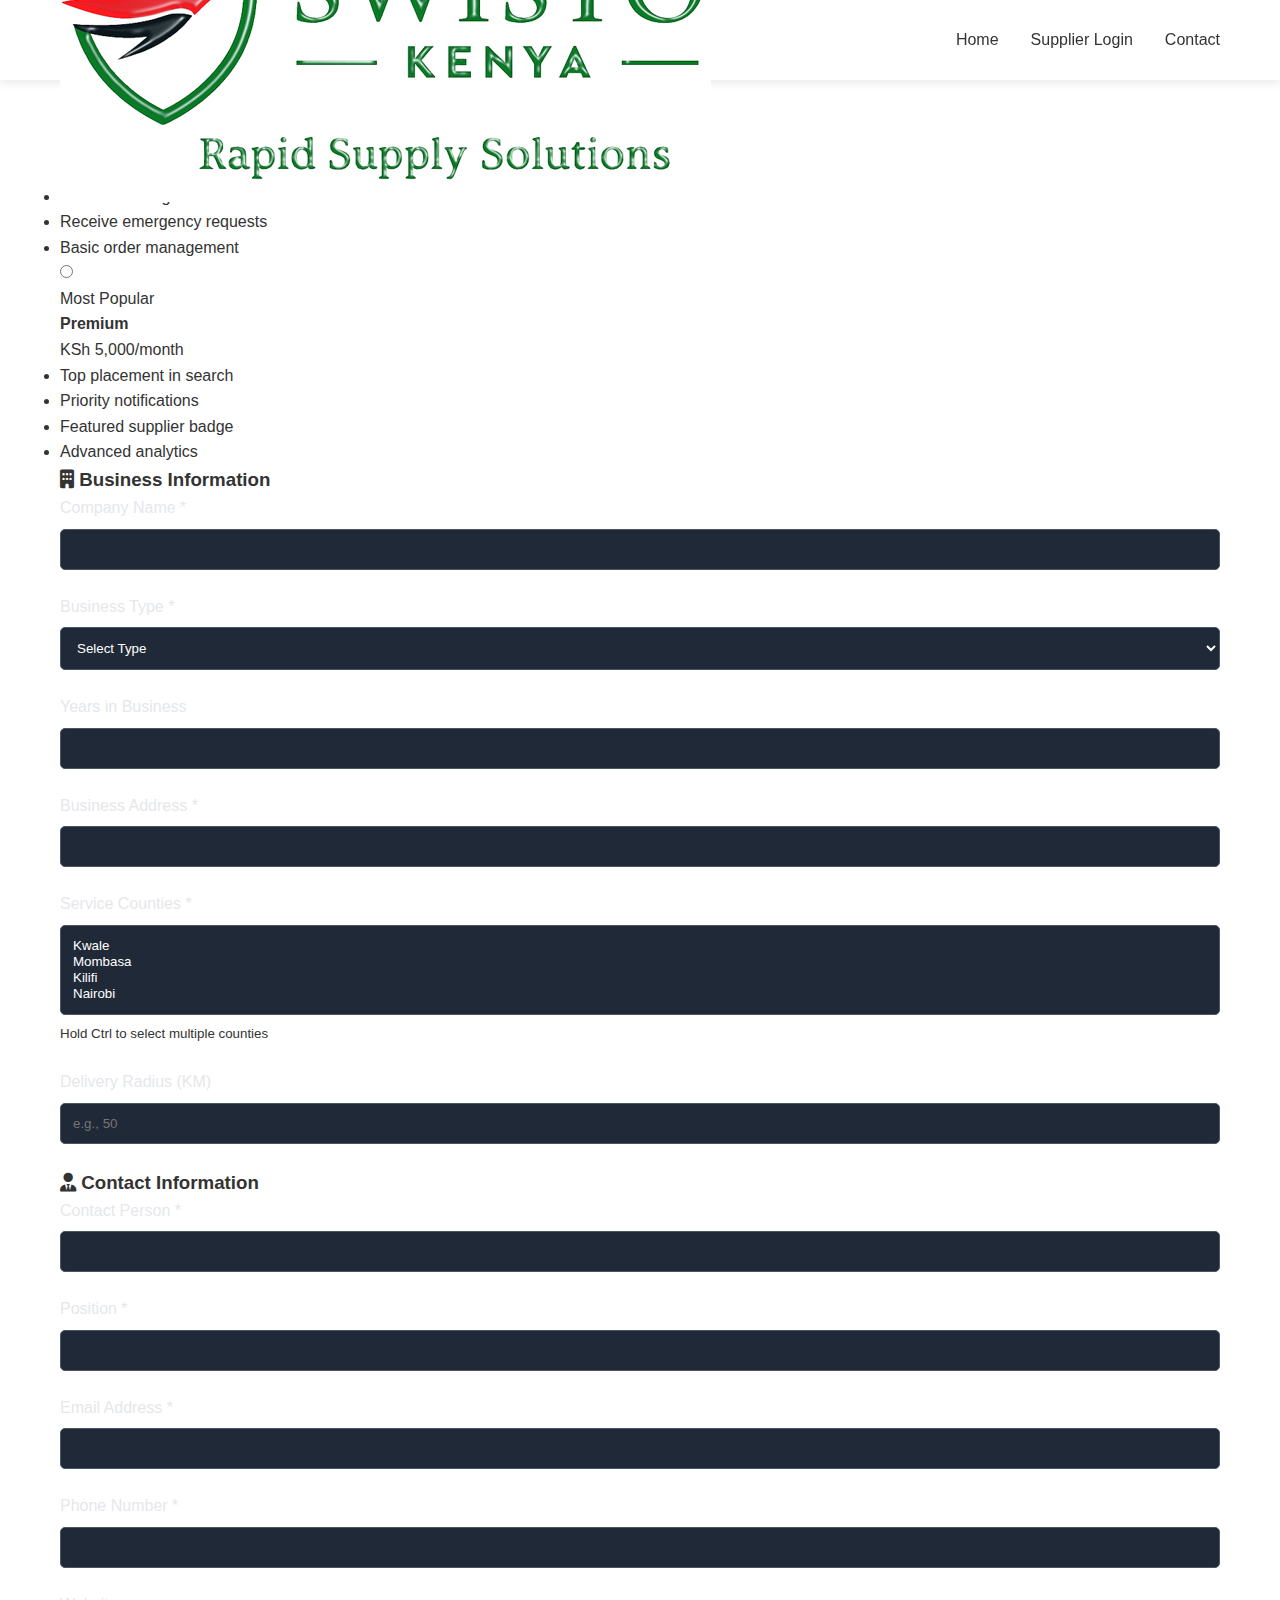
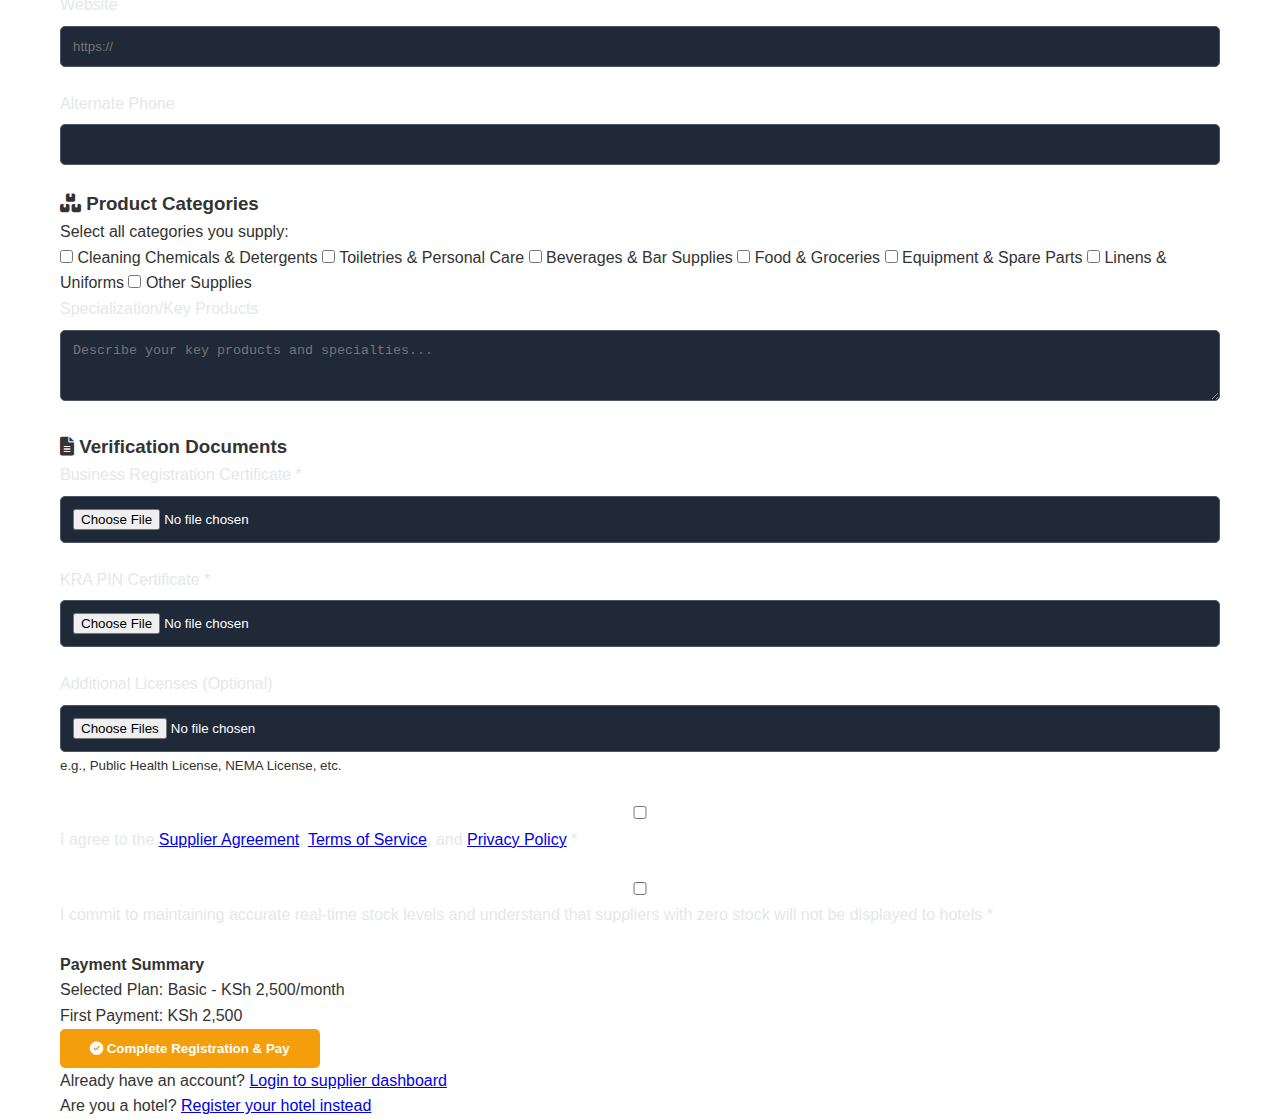
<file: supplier-register.html>
<!DOCTYPE html>
<html lang="en">
<head>
    <meta charset="UTF-8">
    <meta name="viewport" content="width=device-width, initial-scale=1.0">
    <title>Join as Supplier - SWISTO</title>
    <link rel="stylesheet" href="style.css">
    <link href="https://cdnjs.cloudflare.com/ajax/libs/font-awesome/6.0.0/css/all.min.css" rel="stylesheet">
</head>
<body>
    <!-- Navigation -->
    <nav class="navbar">
        <div class="nav-container">
            <div class="nav-logo">
                <a href="index.html">
                    <img src="swisto-logo.png" alt="SWISTO Kenya">
                </a>
            </div>
            <div class="nav-menu">
                <a href="index.html" class="nav-link">Home</a>
                <a href="supplier-login.html" class="nav-link">Supplier Login</a>
                <a href="index.html#contact" class="nav-link">Contact</a>
            </div>
        </div>
    </nav>

    <!-- Supplier Registration Section -->
    <section class="auth-section">
        <div class="container">
            <div class="auth-container">
                <div class="auth-header">
                    <h1>Join as Supplier</h1>
                    <p>Become a verified supplier on SWISTO's hospitality network</p>
                </div>

                <!-- Subscription Plan Selection -->
                <div class="plan-selection">
                    <h3>Choose Your Subscription Plan</h3>
                    <div class="plan-cards">
                        <div class="plan-card" data-plan="basic">
                            <input type="radio" id="plan-basic" name="subscriptionPlan" value="basic" checked>
                            <label for="plan-basic">
                                <h4>Basic</h4>
                                <div class="price">KSh 2,500<span>/month</span></div>
                                <ul>
                                    <li>Standard listing</li>
                                    <li>Receive emergency requests</li>
                                    <li>Basic order management</li>
                                </ul>
                            </label>
                        </div>
                        <div class="plan-card featured" data-plan="premium">
                            <input type="radio" id="plan-premium" name="subscriptionPlan" value="premium">
                            <label for="plan-premium">
                                <div class="plan-badge">Most Popular</div>
                                <h4>Premium</h4>
                                <div class="price">KSh 5,000<span>/month</span></div>
                                <ul>
                                    <li>Top placement in search</li>
                                    <li>Priority notifications</li>
                                    <li>Featured supplier badge</li>
                                    <li>Advanced analytics</li>
                                </ul>
                            </label>
                        </div>
                    </div>
                </div>

                <form class="auth-form" id="supplierRegisterForm">
                    <!-- Business Information -->
                    <div class="form-section">
                        <h3><i class="fas fa-building"></i> Business Information</h3>
                        
                        <div class="form-group">
                            <label for="companyName">Company Name *</label>
                            <input type="text" id="companyName" name="companyName" required>
                        </div>

                        <div class="form-row">
                            <div class="form-group">
                                <label for="businessType">Business Type *</label>
                                <select id="businessType" name="businessType" required>
                                    <option value="">Select Type</option>
                                    <option value="cleaning">Cleaning Chemicals</option>
                                    <option value="toiletries">Toiletries & Amenities</option>
                                    <option value="beverages">Beverages</option>
                                    <option value="food">Food & Groceries</option>
                                    <option value="equipment">Equipment & Parts</option>
                                    <option value="other">Other</option>
                                </select>
                            </div>
                            <div class="form-group">
                                <label for="yearsInBusiness">Years in Business</label>
                                <input type="number" id="yearsInBusiness" name="yearsInBusiness" min="0">
                            </div>
                        </div>

                        <div class="form-group">
                            <label for="businessAddress">Business Address *</label>
                            <input type="text" id="businessAddress" name="businessAddress" required>
                        </div>

                        <div class="form-row">
                            <div class="form-group">
                                <label for="serviceCounties">Service Counties *</label>
                                <select id="serviceCounties" name="serviceCounties" multiple required>
                                    <option value="kwale">Kwale</option>
                                    <option value="mombasa">Mombasa</option>
                                    <option value="kilifi">Kilifi</option>
                                    <option value="nairobi">Nairobi</option>
                                </select>
                                <small>Hold Ctrl to select multiple counties</small>
                            </div>
                            <div class="form-group">
                                <label for="deliveryRadius">Delivery Radius (KM)</label>
                                <input type="number" id="deliveryRadius" name="deliveryRadius" min="1" placeholder="e.g., 50">
                            </div>
                        </div>
                    </div>

                    <!-- Contact Information -->
                    <div class="form-section">
                        <h3><i class="fas fa-user-tie"></i> Contact Information</h3>
                        
                        <div class="form-row">
                            <div class="form-group">
                                <label for="contactPerson">Contact Person *</label>
                                <input type="text" id="contactPerson" name="contactPerson" required>
                            </div>
                            <div class="form-group">
                                <label for="contactPosition">Position *</label>
                                <input type="text" id="contactPosition" name="contactPosition" required>
                            </div>
                        </div>

                        <div class="form-row">
                            <div class="form-group">
                                <label for="contactEmail">Email Address *</label>
                                <input type="email" id="contactEmail" name="contactEmail" required>
                            </div>
                            <div class="form-group">
                                <label for="contactPhone">Phone Number *</label>
                                <input type="tel" id="contactPhone" name="contactPhone" required>
                            </div>
                        </div>

                        <div class="form-row">
                            <div class="form-group">
                                <label for="website">Website</label>
                                <input type="url" id="website" name="website" placeholder="https://">
                            </div>
                            <div class="form-group">
                                <label for="alternatePhone">Alternate Phone</label>
                                <input type="tel" id="alternatePhone" name="alternatePhone">
                            </div>
                        </div>
                    </div>

                    <!-- Product Categories -->
                    <div class="form-section">
                        <h3><i class="fas fa-boxes"></i> Product Categories</h3>
                        <p>Select all categories you supply:</p>
                        
                        <div class="category-checkboxes">
                            <label class="checkbox-label">
                                <input type="checkbox" name="categories" value="cleaning-chemicals"> Cleaning Chemicals & Detergents
                            </label>
                            <label class="checkbox-label">
                                <input type="checkbox" name="categories" value="toiletries"> Toiletries & Personal Care
                            </label>
                            <label class="checkbox-label">
                                <input type="checkbox" name="categories" value="beverages"> Beverages & Bar Supplies
                            </label>
                            <label class="checkbox-label">
                                <input type="checkbox" name="categories" value="food"> Food & Groceries
                            </label>
                            <label class="checkbox-label">
                                <input type="checkbox" name="categories" value="equipment"> Equipment & Spare Parts
                            </label>
                            <label class="checkbox-label">
                                <input type="checkbox" name="categories" value="linens"> Linens & Uniforms
                            </label>
                            <label class="checkbox-label">
                                <input type="checkbox" name="categories" value="other"> Other Supplies
                            </label>
                        </div>

                        <div class="form-group">
                            <label for="specialization">Specialization/Key Products</label>
                            <textarea id="specialization" name="specialization" rows="3" placeholder="Describe your key products and specialties..."></textarea>
                        </div>
                    </div>

                    <!-- Documentation -->
                    <div class="form-section">
                        <h3><i class="fas fa-file-alt"></i> Verification Documents</h3>
                        
                        <div class="form-group">
                            <label for="businessRegistration">Business Registration Certificate *</label>
                            <input type="file" id="businessRegistration" name="businessRegistration" accept=".pdf,.jpg,.png" required>
                        </div>

                        <div class="form-group">
                            <label for="kraPin">KRA PIN Certificate *</label>
                            <input type="file" id="kraPin" name="kraPin" accept=".pdf,.jpg,.png" required>
                        </div>

                        <div class="form-group">
                            <label for="additionalDocs">Additional Licenses (Optional)</label>
                            <input type="file" id="additionalDocs" name="additionalDocs" accept=".pdf,.jpg,.png" multiple>
                            <small>e.g., Public Health License, NEMA License, etc.</small>
                        </div>
                    </div>

                    <!-- Terms and Agreement -->
                    <div class="form-section">
                        <div class="form-group checkbox-group">
                            <input type="checkbox" id="supplierAgreeTerms" name="supplierAgreeTerms" required>
                            <label for="supplierAgreeTerms">
                                I agree to the <a href="#" target="_blank">Supplier Agreement</a>, <a href="#" target="_blank">Terms of Service</a>, and <a href="#" target="_blank">Privacy Policy</a> *
                            </label>
                        </div>

                        <div class="form-group checkbox-group">
                            <input type="checkbox" id="stockCommitment" name="stockCommitment" required>
                            <label for="stockCommitment">
                                I commit to maintaining accurate real-time stock levels and understand that suppliers with zero stock will not be displayed to hotels *
                            </label>
                        </div>

                        <div class="payment-summary">
                            <h4>Payment Summary</h4>
                            <div class="payment-details">
                                <div class="payment-line">
                                    <span>Selected Plan:</span>
                                    <span id="selectedPlanText">Basic - KSh 2,500/month</span>
                                </div>
                                <div class="payment-line total">
                                    <span>First Payment:</span>
                                    <span id="firstPayment">KSh 2,500</span>
                                </div>
                            </div>
                        </div>
                    </div>

                    <button type="submit" class="btn btn-primary btn-large">
                        <i class="fas fa-check-circle"></i> Complete Registration & Pay
                    </button>
                </form>

                <div class="auth-footer">
                    <p>Already have an account? <a href="supplier-login.html">Login to supplier dashboard</a></p>
                    <p>Are you a hotel? <a href="hotel-register.html">Register your hotel instead</a></p>
                </div>
            </div>
        </div>
    </section>

    <script src="script.js"></script>
    <script>
        // Update payment summary when plan changes
        document.querySelectorAll('input[name="subscriptionPlan"]').forEach(radio => {
            radio.addEventListener('change', function() {
                updatePaymentSummary(this.value);
            });
        });

        function updatePaymentSummary(plan) {
            const plans = {
                basic: { name: 'Basic', price: 2500 },
                premium: { name: 'Premium', price: 5000 }
            };

            const selectedPlan = plans[plan];
            document.getElementById('selectedPlanText').textContent = 
                `${selectedPlan.name} - KSh ${selectedPlan.price.toLocaleString()}/month`;
            document.getElementById('firstPayment').textContent = 
                `KSh ${selectedPlan.price.toLocaleString()}`;
        }

        // Initialize payment summary
        updatePaymentSummary('basic');

        document.getElementById('supplierRegisterForm').addEventListener('submit', function(e) {
            e.preventDefault();
            
            const formData = new FormData(this);
            const data = Object.fromEntries(formData);
            const selectedPlan = document.querySelector('input[name="subscriptionPlan"]:checked').value;
            
            console.log('Supplier Registration:', { ...data, selectedPlan });
            
            alert('Thank you! Your supplier application has been submitted. Our team will contact you for verification within 24 hours.');
            this.reset();
        });
    </script>
</body>
</html>
</file>
<file: style.css>
* {
    margin: 0;
    padding: 0;
    box-sizing: border-box;
}

body {
    font-family: 'Arial', sans-serif;
    line-height: 1.6;
    color: #333;
}

.container {
    max-width: 1200px;
    margin: 0 auto;
    padding: 0 20px;
}

/* Navigation */
.navbar {
    background: #fff;
    box-shadow: 0 2px 10px rgba(0,0,0,0.1);
    position: fixed;
    width: 100%;
    top: 0;
    z-index: 1000;
}

.nav-container {
    max-width: 1200px;
    margin: 0 auto;
    padding: 0 20px;
    display: flex;
    justify-content: space-between; /* This creates space between logo and menu */
    align-items: center;
    height: 80px;
}

.nav-logo {
    display: flex;
    align-items: center;
    flex: 1; /* ← Logo takes available space */
}

.nav-menu {
    display: flex;
    gap: 2rem;
    align-items: center;
    margin: 0;
    padding: 0;
    flex: 2; /* ← Menu takes more space */
    justify-content: flex-end; /* ← Pushes menu to the right */
}

.nav-link {
    text-decoration: none;
    color: #333;
    font-weight: 500;
    transition: color 0.3s;
    white-space: nowrap;
}

.nav-link:hover {
    color: #DE2910; /* Kenyan red */
}

.nav-toggle {
    display: none;
    flex-direction: column;
    cursor: pointer;
}

.bar {
    width: 25px;
    height: 3px;
    background: #333;
    margin: 3px 0;
    transition: 0.3s;
}

.hero {
    background: linear-gradient(rgba(222, 41, 16, 0.8), rgba(178, 33, 13, 0.8)), 
                url('https://images.unsplash.com/photo-1551632436-cbf8dd35adfa?ixlib=rb-4.0.3&ixid=M3wxMjA3fDB8MHxwaG90by1wYWdlfHx8fGVufDB8fHx8fA%3D%3D&auto=format&fit=crop&w=2070&q=80');
    background-size: cover;
    background-position: center;
    color: white;
    padding: 120px 0 80px;
    margin-top: 80px;
    position: relative;
}

.hero-container {
    max-width: 1200px;
    margin: 0 auto;
    padding: 0 20px;
    display: grid;
    grid-template-columns: 1fr 1fr;
    gap: 4rem;
    align-items: center;
}

.hero-content h1 {
    font-size: 3rem;
    margin-bottom: 1rem;
    line-height: 1.2;
}

.hero-content p {
    font-size: 1.2rem;
    margin-bottom: 2rem;
    opacity: 0.9;
}

.hero-buttons {
    display: flex;
    gap: 1rem;
    margin-bottom: 3rem;
}

.btn {
    padding: 12px 30px;
    border: none;
    border-radius: 5px;
    text-decoration: none;
    font-weight: 600;
    transition: all 0.3s;
    display: inline-block;
    text-align: center;
}

.btn-primary {
    background: #F59E0B;
    color: white;
}

.btn-primary:hover {
    background: #D97706;
    transform: translateY(-2px);
}

.btn-secondary {
    background: transparent;
    color: white;
    border: 2px solid white;
}

.btn-secondary:hover {
    background: white;
    color: #2563EB;
}

.hero-stats {
    display: flex;
    gap: 2rem;
}

.stat {
    text-align: center;
}

.stat h3 {
    font-size: 2rem;
    margin-bottom: 0.5rem;
}

.hero-image {
    display: flex;
    justify-content: center;
}

.emergency-card {
    background: white;
    color: #333;
    padding: 2rem;
    border-radius: 10px;
    box-shadow: 0 10px 30px rgba(0,0,0,0.2);
    text-align: center;
    max-width: 300px;
}

.emergency-card h4 {
    color: #DC2626;
    margin-bottom: 1rem;
}

.btn-whatsapp {
    background: #25D366;
    color: white;
    padding: 12px 20px;
    border-radius: 5px;
    text-decoration: none;
    display: block;
    margin-top: 1rem;
    font-weight: 600;
}

.btn-whatsapp:hover {
    background: #128C7E;
}

/* How It Works */
.how-it-works {
    padding: 80px 0;
    background: #F8FAFC;
}

.how-it-works h2 {
    text-align: center;
    font-size: 2.5rem;
    margin-bottom: 3rem;
    color: #1E293B;
}

.steps {
    display: grid;
    grid-template-columns: repeat(auto-fit, minmax(250px, 1fr));
    gap: 2rem;
}

.step {
    text-align: center;
    padding: 2rem;
    background: white;
    border-radius: 10px;
    box-shadow: 0 5px 15px rgba(0,0,0,0.1);
}

.step-number {
    background: #2563EB;
    color: white;
    width: 50px;
    height: 50px;
    border-radius: 50%;
    display: flex;
    align-items: center;
    justify-content: center;
    margin: 0 auto 1rem;
    font-size: 1.5rem;
    font-weight: bold;
}

.step h3 {
    margin-bottom: 1rem;
    color: #1E293B;
}

/* Services */
.services {
    padding: 80px 0;
}

.services h2 {
    text-align: center;
    font-size: 2.5rem;
    margin-bottom: 3rem;
    color: #1E293B;
}

.service-categories {
    display: grid;
    grid-template-columns: repeat(auto-fit, minmax(250px, 1fr));
    gap: 2rem;
}

.category {
    text-align: center;
    padding: 2rem;
    border: 2px solid #E2E8F0;
    border-radius: 10px;
    transition: all 0.3s;
}

.category:hover {
    border-color: #2563EB;
    transform: translateY(-5px);
}

.category i {
    font-size: 3rem;
    color: #2563EB;
    margin-bottom: 1rem;
}

.category h3 {
    margin-bottom: 1rem;
    color: #1E293B;
}

/* Hotels & Suppliers Sections */
.hotels, .suppliers {
    padding: 80px 0;
}

.hotels {
    background: #F8FAFC;
}

.hotel-content, .supplier-content {
    display: grid;
    grid-template-columns: 1fr 1fr;
    gap: 4rem;
    align-items: center;
}

.hotel-text h2, .supplier-text h2 {
    font-size: 2.5rem;
    margin-bottom: 1.5rem;
    color: #1E293B;
}

.hotel-text p, .supplier-text p {
    font-size: 1.1rem;
    margin-bottom: 2rem;
    color: #64748B;
}

.hotel-text ul, .supplier-text ul {
    list-style: none;
    margin-bottom: 2rem;
}

.hotel-text li, .supplier-text li {
    margin-bottom: 0.5rem;
    display: flex;
    align-items: center;
}

.hotel-text i, .supplier-text i {
    color: #10B981;
    margin-right: 1rem;
}

.hotel-image img, .supplier-image img {
    width: 100%;
    border-radius: 10px;
    box-shadow: 0 10px 30px rgba(0,0,0,0.1);
}

/* Contact */
.contact {
    padding: 80px 0;
    background: #1E293B;
    color: white;
}

.contact h2 {
    text-align: center;
    font-size: 2.5rem;
    margin-bottom: 3rem;
}

.contact-content {
    display: grid;
    grid-template-columns: 1fr 1fr;
    gap: 4rem;
}

.contact-info h3 {
    margin-bottom: 2rem;
    color: #F59E0B;
}

.contact-item {
    display: flex;
    align-items: center;
    margin-bottom: 1.5rem;
}

.contact-item i {
    font-size: 1.5rem;
    margin-right: 1rem;
    color: #F59E0B;
}

.contact-form {
    background: #374151;
    padding: 2rem;
    border-radius: 10px;
}

.contact-form h3 {
    margin-bottom: 2rem;
    color: #F59E0B;
}

.form-group {
    margin-bottom: 1.5rem;
}

.form-group label {
    display: block;
    margin-bottom: 0.5rem;
    color: #E5E7EB;
}

.form-group input,
.form-group select,
.form-group textarea {
    width: 100%;
    padding: 12px;
    border: 1px solid #4B5563;
    border-radius: 5px;
    background: #1F2937;
    color: white;
}

.form-group input:focus,
.form-group select:focus,
.form-group textarea:focus {
    outline: none;
    border-color: #F59E0B;
}

/* Footer */
.footer {
    background: #111827;
    color: white;
    padding: 40px 0 20px;
}

.footer-content {
    display: grid;
    grid-template-columns: 2fr 1fr 1fr 1fr;
    gap: 2rem;
    margin-bottom: 2rem;
}

.footer-section h3,
.footer-section h4 {
    margin-bottom: 1rem;
    color: #F59E0B;
}

.footer-section a {
    color: #D1D5DB;
    text-decoration: none;
    display: block;
    margin-bottom: 0.5rem;
    transition: color 0.3s;
}

.footer-section a:hover {
    color: #F59E0B;
}

.emergency-link {
    color: #25D366 !important;
    font-weight: 600;
}

.footer-bottom {
    text-align: center;
    padding-top: 2rem;
    border-top: 1px solid #374151;
    color: #9CA3AF;
}

/* Responsive Design */
@media (max-width: 768px) {
    .nav-menu {
        display: none;
    }
    
    .nav-toggle {
        display: flex;
    }
    
    .hero-container {
        grid-template-columns: 1fr;
        text-align: center;
    }
    
    .hero-content h1 {
        font-size: 2rem;
    }
    
    .hero-buttons {
        flex-direction: column;
    }
    
    .hero-stats {
        justify-content: center;
    }
    
    .hotel-content,
    .supplier-content,
    .contact-content {
        grid-template-columns: 1fr;
    }
    
    .footer-content {
        grid-template-columns: 1fr;
    }
    
    .steps {
        grid-template-columns: 1fr;
    }
    
    .service-categories {
        grid-template-columns: 1fr;
    }

}
</file>
